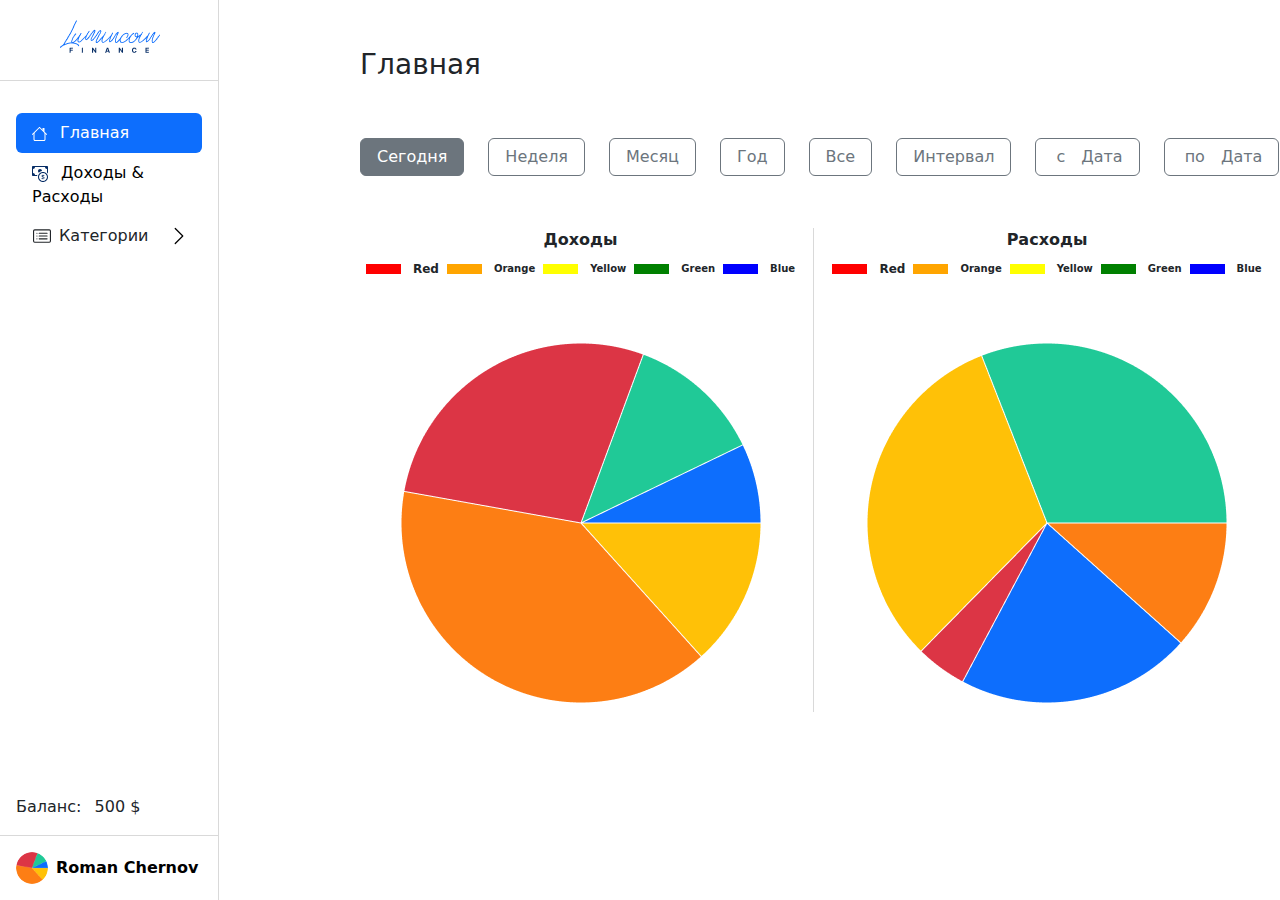
<file: index.html>
<!DOCTYPE html>
<html lang="ru">
<head>
    <meta charset="UTF-8">
    <meta name="viewport" content="width=device-width, initial-scale=1">
    <title>Создание проекта с нуля на JS. Этап 1</title>
    <link rel="stylesheet" href="src/css/bootstrap.css">
    <link rel="stylesheet" href="src/css/sidebars.css">
    <link rel="stylesheet" href="src/css/my-style.css">
</head>
<body>
<!--<h5 class="text-center mt-2 p-3 bg-body-tertiary rounded-3">Создание проекта с нуля на JS. Этап 1</h5>-->
<!--<main class="d-flex">-->
<div class="container-fluid">
    <div class="row">
        <div class="container my-sidebar col-3 ps-0 pe-0">
            <div class="my-left-sidebar d-flex flex-column flex-shrink-0 my-border vh-100 ">
                <div class="d-flex my-bottom-border">
                    <a href="javascript:void(0)" class="brand-link" style="margin: 20px auto;">
                        <img src="src/images/logo-js0.png" alt="Logo" class="brand-image">
                    </a>
                </div>
                <ul class="nav nav-pills flex-column mb-auto pt-3 m-3">
                    <li class="nav-item">
                        <a href="#" class="nav-link active" aria-current="page">
                            <svg class="bi pe-none me-2" width="15" height="14" viewBox="0 0 15 14" fill="none"
                                 xmlns="http://www.w3.org/2000/svg">
                                <path fill-rule="evenodd" clip-rule="evenodd"
                                      d="M1.5 12.3964V5.89644H2.5V12.3964C2.5 12.6726 2.72386 12.8964 3 12.8964H12C12.2761 12.8964 12.5 12.6726 12.5 12.3964V5.89644H13.5V12.3964C13.5 13.2249 12.8284 13.8964 12 13.8964H3C2.17157 13.8964 1.5 13.2249 1.5 12.3964Z"
                                      fill="#ffffff"/>
                                <path fill-rule="evenodd" clip-rule="evenodd"
                                      d="M12.5 1.39644V4.89644L10.5 2.89644V1.39644C10.5 1.1203 10.7239 0.89644 11 0.89644H12C12.2761 0.89644 12.5 1.1203 12.5 1.39644Z"
                                      fill="#ffffff"/>
                                <path fill-rule="evenodd" clip-rule="evenodd"
                                      d="M6.79289 0.39644C7.18342 0.00591397 7.81658 0.00591606 8.20711 0.39644L14.8536 7.04289C15.0488 7.23815 15.0488 7.55473 14.8536 7.74999C14.6583 7.94526 14.3417 7.94526 14.1464 7.74999L7.5 1.10355L0.853553 7.74999C0.658291 7.94526 0.341709 7.94526 0.146447 7.74999C-0.0488155 7.55473 -0.0488155 7.23815 0.146447 7.04289L6.79289 0.39644Z"
                                      fill="#ffffff"/>
                                <use xlink:href="javascript:void(0)"></use>
                            </svg>
                            Главная
                        </a>
                    </li>
                    <li class="nav-item">
                        <a href="all-items.html" class="nav-link link-body-emphasis">
                            <svg class="bi pe-none me-2" width="16" height="16" viewBox="0 0 16 16" fill="none"
                                 xmlns="http://www.w3.org/2000/svg">
                                <path fill-rule="evenodd" clip-rule="evenodd"
                                      d="M11 15C13.2091 15 15 13.2091 15 11C15 8.79086 13.2091 7 11 7C8.79086 7 7 8.79086 7 11C7 13.2091 8.79086 15 11 15ZM16 11C16 13.7614 13.7614 16 11 16C8.23858 16 6 13.7614 6 11C6 8.23858 8.23858 6 11 6C13.7614 6 16 8.23858 16 11Z"
                                      fill="#052C65"/>
                                <path d="M9.4375 11.9444C9.48519 12.5403 9.95568 13.0049 10.8013 13.0599V13.5H11.1764V13.0568C12.0507 12.9957 12.5625 12.5281 12.5625 11.8496C12.5625 11.2323 12.1715 10.9144 11.4721 10.7494L11.1764 10.6791V9.48105C11.5516 9.52384 11.79 9.72861 11.8472 10.0128H12.5053C12.4576 9.43826 11.9648 8.989 11.1764 8.9401V8.5H10.8013V8.94927C10.0542 9.02262 9.54559 9.47188 9.54559 10.1076C9.54559 10.6699 9.92389 11.0275 10.5533 11.1742L10.8013 11.2353V12.5067C10.4166 12.4487 10.1623 12.2378 10.1051 11.9444H9.4375ZM10.7981 10.5905C10.4294 10.5049 10.2291 10.3307 10.2291 10.0678C10.2291 9.77445 10.4453 9.5544 10.8013 9.49022V10.5905H10.7981ZM11.2305 11.3362C11.6787 11.4401 11.8854 11.6082 11.8854 11.9046C11.8854 12.2439 11.6279 12.4762 11.1764 12.5189V11.324L11.2305 11.3362Z"
                                      fill="#052C65"/>
                                <path d="M1 0C0.447715 0 0 0.447716 0 1V9C0 9.55229 0.447715 10 1 10H5.08296C5.1407 9.65585 5.22773 9.32163 5.34141 9H3C3 7.89543 2.10457 7 1 7V3C2.10457 3 3 2.10457 3 1H13C13 2.10457 13.8954 3 15 3V6.52779C15.3801 6.86799 15.7166 7.25594 16 7.68221V1C16 0.447715 15.5523 0 15 0H1Z"
                                      fill="#052C65"/>
                                <path d="M9.9983 5.08325C9.99943 5.05564 10 5.02789 10 5C10 3.89543 9.10457 3 8 3C6.89543 3 6 3.89543 6 5C6 5.6845 6.34387 6.28869 6.86829 6.64924C7.71486 5.84504 8.79591 5.28533 9.9983 5.08325Z"
                                      fill="#052C65"/>
                                <use xlink:href="javascript:void(0)"></use>
                            </svg>
                            Доходы & Расходы
                        </a>
                    </li>
                    <li class="nav-item dropdown" data-bs-theme="light">
                        <button style="width: 100%;" class="btn text-start" type="button" id="ButtonLight"
                                data-bs-toggle="dropdown" aria-expanded="false">
                            <!--                    <button style="width: 248px;" class="btn btn-primary dropdown-toggle text-start" type="button" id="ButtonLight" data-bs-toggle="dropdown" aria-expanded="false">-->

                            <div class="d-flex justify-content-between align-items-center">

                                <div class="d-flex align-items-center">
                                    <svg xmlns="http://www.w3.org/2000/svg" width="18" height="18" fill="currentColor"
                                         class="bi bi-card-list ms-1" viewBox="0 0 16 16">
                                        <path d="M14.5 3a.5.5 0 0 1 .5.5v9a.5.5 0 0 1-.5.5h-13a.5.5 0 0 1-.5-.5v-9a.5.5 0 0 1 .5-.5zm-13-1A1.5 1.5 0 0 0 0 3.5v9A1.5 1.5 0 0 0 1.5 14h13a1.5 1.5 0 0 0 1.5-1.5v-9A1.5 1.5 0 0 0 14.5 2z"/>
                                        <path d="M5 8a.5.5 0 0 1 .5-.5h7a.5.5 0 0 1 0 1h-7A.5.5 0 0 1 5 8m0-2.5a.5.5 0 0 1 .5-.5h7a.5.5 0 0 1 0 1h-7a.5.5 0 0 1-.5-.5m0 5a.5.5 0 0 1 .5-.5h7a.5.5 0 0 1 0 1h-7a.5.5 0 0 1-.5-.5m-1-5a.5.5 0 1 1-1 0 .5.5 0 0 1 1 0M4 8a.5.5 0 1 1-1 0 .5.5 0 0 1 1 0m0 2.5a.5.5 0 1 1-1 0 .5.5 0 0 1 1 0"/>
                                    </svg>
                                    <div class="ms-2">Категории</div>
                                </div>
                                <svg width="20px" height="20px" viewBox="0 0 16 16" xmlns="http://www.w3.org/2000/svg"
                                     fill="#000000" class="bi bi-chevron-right">
                                    <path fill-rule="evenodd"
                                          d="M4.646 1.646a.5.5 0 0 1 .708 0l6 6a.5.5 0 0 1 0 .708l-6 6a.5.5 0 0 1-.708-.708L10.293 8 4.646 2.354a.5.5 0 0 1 0-.708z"/>
                                </svg>
                            </div>

                        </button>
                        <ul class="dropdown-menu w-100 shadow" aria-labelledby="dropdownMenuButtonLight">
                            <!--                    <ul class="dropdown-menu w-100 shadow">-->
                            <li><a class="dropdown-item" href="income.html">
                                <svg xmlns="http://www.w3.org/2000/svg" width="16" height="16" fill="currentColor"
                                     class="bi bi-arrow-up-square me-2" viewBox="0 0 16 16">
                                    <path fill-rule="evenodd"
                                          d="M15 2a1 1 0 0 0-1-1H2a1 1 0 0 0-1 1v12a1 1 0 0 0 1 1h12a1 1 0 0 0 1-1zM0 2a2 2 0 0 1 2-2h12a2 2 0 0 1 2 2v12a2 2 0 0 1-2 2H2a2 2 0 0 1-2-2zm8.5 9.5a.5.5 0 0 1-1 0V5.707L5.354 7.854a.5.5 0 1 1-.708-.708l3-3a.5.5 0 0 1 .708 0l3 3a.5.5 0 0 1-.708.708L8.5 5.707z"/>
                                </svg>
                                Доходы</a></li>
                            <li><a class="dropdown-item" href="outcome.html">
                                <svg xmlns="http://www.w3.org/2000/svg" width="16" height="16" fill="currentColor"
                                     class="bi bi-arrow-down-square me-2" viewBox="0 0 16 16">
                                    <path fill-rule="evenodd"
                                          d="M15 2a1 1 0 0 0-1-1H2a1 1 0 0 0-1 1v12a1 1 0 0 0 1 1h12a1 1 0 0 0 1-1zM0 2a2 2 0 0 1 2-2h12a2 2 0 0 1 2 2v12a2 2 0 0 1-2 2H2a2 2 0 0 1-2-2zm8.5 2.5a.5.5 0 0 0-1 0v5.793L5.354 8.146a.5.5 0 1 0-.708.708l3 3a.5.5 0 0 0 .708 0l3-3a.5.5 0 0 0-.708-.708L8.5 10.293z"/>
                                </svg>
                                Расходы</a></li>
                            <!--                        <li><a class="dropdown-item" href="#">Расходы2</a></li>-->
                        </ul>

                    </li>
                </ul>
                <div class="p-3">Баланс: <span class="ms-2">500 $</span></div>
                <div class="nav-item dropdown my-top-border p-3" data-bs-theme="light">
                    <div class="d-flex align-items-center link-body-emphasis text-decoration-none"
                         data-bs-toggle="dropdown" aria-expanded="false">
                        <img src="src/images/group1.png" alt="" width="32" height="32" class="rounded-circle me-2">
                        <strong>Roman Chernov</strong>
                    </div>
                    <ul class="dropdown-menu w-100 shadow" aria-labelledby="dropdownMenuButtonLight">
                        <!--                    <ul class="dropdown-menu w-100 shadow">-->
                        <li><a class="dropdown-item" href="sing-in.html">LogIn</a></li>
                        <li><a class="dropdown-item" href="sign-up.html">SignUp</a></li>
                        <!--                        <li><a class="dropdown-item" href="#">Расходы2</a></li>-->
                    </ul>
                </div>
            </div>
        </div>
        <div class="container col col-xl-9 d-flex flex-column">

            <div class="mobile-logo ">
                <div class="text-center p-3">
                    <a href="javascript:void(0)" class="brand-link" style="margin: 20px auto;">
                        <img src="src/images/logo-js0.png" alt="Logo" class="brand-image">
                    </a>
                </div>
                <!--                            <div class="h3 ms-5 mt-3 text-center">Создание дохода/расхода</div>-->
            </div>
            <div class="mobile-menu  mb-0">
                <div class="btn-group-vertical btn-group-sm text-center" role="group"
                     aria-label="Меню-бургер">
                    <div class="btn-group btn-group-sm" style="width: 160px" role="group">
                        <button type="button" class="btn btn-outline-secondary dropdown-toggle" style="width: 160px"
                                data-bs-toggle="dropdown" aria-expanded="false" id="fade">
                            Меню
                        </button>


                        <ul class="dropdown-menu">
                            <!--                <button class="btn btn-sm btn-outline-secondary mx-2 px-3 mb-1 ms-4 w-75" type="button">Сегодня</button>-->
                            <!--                <a href="#" class="btn btn-sm btn-outline-secondary mx-2 px-3 mb-1 ms-4 w-75" role="button">Link-->
                            <!--                    Button</a>-->
                            <li class="nav-item">
                                <a href="index.html" class="btn btn-sm btn-outline-secondary mx-2 px-3 mb-1 ms-4 w-75"
                                   aria-current="page">
                                    <svg class="bi pe-none me-2" width="15" height="14" viewBox="0 0 15 14" fill="none"
                                         xmlns="http://www.w3.org/2000/svg">
                                        <path fill-rule="evenodd" clip-rule="evenodd"
                                              d="M1.5 12.3964V5.89644H2.5V12.3964C2.5 12.6726 2.72386 12.8964 3 12.8964H12C12.2761 12.8964 12.5 12.6726 12.5 12.3964V5.89644H13.5V12.3964C13.5 13.2249 12.8284 13.8964 12 13.8964H3C2.17157 13.8964 1.5 13.2249 1.5 12.3964Z"
                                              fill="black"/>
                                        <path fill-rule="evenodd" clip-rule="evenodd"
                                              d="M12.5 1.39644V4.89644L10.5 2.89644V1.39644C10.5 1.1203 10.7239 0.89644 11 0.89644H12C12.2761 0.89644 12.5 1.1203 12.5 1.39644Z"
                                              fill="black"/>
                                        <path fill-rule="evenodd" clip-rule="evenodd"
                                              d="M6.79289 0.39644C7.18342 0.00591397 7.81658 0.00591606 8.20711 0.39644L14.8536 7.04289C15.0488 7.23815 15.0488 7.55473 14.8536 7.74999C14.6583 7.94526 14.3417 7.94526 14.1464 7.74999L7.5 1.10355L0.853553 7.74999C0.658291 7.94526 0.341709 7.94526 0.146447 7.74999C-0.0488155 7.55473 -0.0488155 7.23815 0.146447 7.04289L6.79289 0.39644Z"
                                              fill="black"/>
                                        <use xlink:href="javascript:void(0)"></use>
                                    </svg>
                                    Главная
                                </a>
                            </li>
                            <li class="nav-item">
                                <a href="all-items.html"
                                   class="btn btn-sm btn-outline-secondary mx-2 px-3 mb-1 ms-4 w-75">
                                    <svg class="bi pe-none me-2" width="16" height="16" viewBox="0 0 16 16" fill="none"
                                         xmlns="http://www.w3.org/2000/svg">
                                        <path fill-rule="evenodd" clip-rule="evenodd"
                                              d="M11 15C13.2091 15 15 13.2091 15 11C15 8.79086 13.2091 7 11 7C8.79086 7 7 8.79086 7 11C7 13.2091 8.79086 15 11 15ZM16 11C16 13.7614 13.7614 16 11 16C8.23858 16 6 13.7614 6 11C6 8.23858 8.23858 6 11 6C13.7614 6 16 8.23858 16 11Z"
                                              fill="#052C65"/>
                                        <path d="M9.4375 11.9444C9.48519 12.5403 9.95568 13.0049 10.8013 13.0599V13.5H11.1764V13.0568C12.0507 12.9957 12.5625 12.5281 12.5625 11.8496C12.5625 11.2323 12.1715 10.9144 11.4721 10.7494L11.1764 10.6791V9.48105C11.5516 9.52384 11.79 9.72861 11.8472 10.0128H12.5053C12.4576 9.43826 11.9648 8.989 11.1764 8.9401V8.5H10.8013V8.94927C10.0542 9.02262 9.54559 9.47188 9.54559 10.1076C9.54559 10.6699 9.92389 11.0275 10.5533 11.1742L10.8013 11.2353V12.5067C10.4166 12.4487 10.1623 12.2378 10.1051 11.9444H9.4375ZM10.7981 10.5905C10.4294 10.5049 10.2291 10.3307 10.2291 10.0678C10.2291 9.77445 10.4453 9.5544 10.8013 9.49022V10.5905H10.7981ZM11.2305 11.3362C11.6787 11.4401 11.8854 11.6082 11.8854 11.9046C11.8854 12.2439 11.6279 12.4762 11.1764 12.5189V11.324L11.2305 11.3362Z"
                                              fill="#052C65"/>
                                        <path d="M1 0C0.447715 0 0 0.447716 0 1V9C0 9.55229 0.447715 10 1 10H5.08296C5.1407 9.65585 5.22773 9.32163 5.34141 9H3C3 7.89543 2.10457 7 1 7V3C2.10457 3 3 2.10457 3 1H13C13 2.10457 13.8954 3 15 3V6.52779C15.3801 6.86799 15.7166 7.25594 16 7.68221V1C16 0.447715 15.5523 0 15 0H1Z"
                                              fill="#052C65"/>
                                        <path d="M9.9983 5.08325C9.99943 5.05564 10 5.02789 10 5C10 3.89543 9.10457 3 8 3C6.89543 3 6 3.89543 6 5C6 5.6845 6.34387 6.28869 6.86829 6.64924C7.71486 5.84504 8.79591 5.28533 9.9983 5.08325Z"
                                              fill="#052C65"/>
                                        <use xlink:href="javascript:void(0)"></use>
                                    </svg>
                                    Доходы & Расходы
                                </a>
                            </li>
                            <li class="nav-item">
                                <a href="income.html" class="btn btn-sm btn-outline-secondary mx-2 px-3 mb-1 ms-4 w-75">
                                    <svg xmlns="http://www.w3.org/2000/svg" width="16" height="16" fill="currentColor"
                                         class="bi bi-arrow-up-square me-2" viewBox="0 0 16 16">
                                        <path fill-rule="evenodd"
                                              d="M15 2a1 1 0 0 0-1-1H2a1 1 0 0 0-1 1v12a1 1 0 0 0 1 1h12a1 1 0 0 0 1-1zM0 2a2 2 0 0 1 2-2h12a2 2 0 0 1 2 2v12a2 2 0 0 1-2 2H2a2 2 0 0 1-2-2zm8.5 9.5a.5.5 0 0 1-1 0V5.707L5.354 7.854a.5.5 0 1 1-.708-.708l3-3a.5.5 0 0 1 .708 0l3 3a.5.5 0 0 1-.708.708L8.5 5.707z"/>
                                    </svg>
                                    Доходы</a>
                            </li>
                            <li class="nav-item">
                                <a href="outcome.html"
                                   class="btn btn-sm btn-outline-secondary mx-2 px-3 mb-1 ms-4 w-75">
                                    <svg xmlns="http://www.w3.org/2000/svg" width="16" height="16" fill="currentColor"
                                         class="bi bi-arrow-down-square me-2" viewBox="0 0 16 16">
                                        <path fill-rule="evenodd"
                                              d="M15 2a1 1 0 0 0-1-1H2a1 1 0 0 0-1 1v12a1 1 0 0 0 1 1h12a1 1 0 0 0 1-1zM0 2a2 2 0 0 1 2-2h12a2 2 0 0 1 2 2v12a2 2 0 0 1-2 2H2a2 2 0 0 1-2-2zm8.5 2.5a.5.5 0 0 0-1 0v5.793L5.354 8.146a.5.5 0 1 0-.708.708l3 3a.5.5 0 0 0 .708 0l3-3a.5.5 0 0 0-.708-.708L8.5 10.293z"/>
                                    </svg>
                                    Расходы</a>
                            </li>


                            <!--            </div>-->
                            <hr>
                            <div class="d-flex justify-content-center text-center align-items-center mb-2 text-decoration-none"
                                 data-bs-toggle="dropdown" aria-expanded="false">
                                <img src="src/images/group1.png" alt="" width="20" height="20"
                                     class="rounded-circle me-1">
                                <strong>Roman Chernov</strong>
                            </div>
                            <li class="nav-item"><a class="btn btn-sm btn-outline-secondary mx-2 px-3 mb-1 ms-4 w-75"
                                                    href="sing-in.html">LogOut</a></li>
<!--                            <li class="nav-item"><a class="btn btn-sm btn-outline-secondary mx-2 px-3 mb-1 ms-4 w-75"-->
<!--                                                    href="sign-up.html">SignUp</a></li>-->

                            <div class="d-flex justify-content-center">Баланс: <span class="ms-20">500 $</span></div>
                        </ul>
                    </div>
                </div>
                <!--                <div class="text-center mobile-menu">-->
                <!--                    <a href="javascript:void(0)" class="brand-link" style="margin: 20px auto;">-->
                <!--                        <img src="src/images/logo-js0.png" alt="Logo" class="brand-image">-->
                <!--                    </a>-->
                <!--                </div>-->
                <div class="btn-group-vertical btn-group-sm text-center" role="group"
                     aria-label="Кнопки периодов">

                    <div class="btn-group btn-group-sm" style="width: 160px" role="group">
                        <button type="button" class="btn btn-outline-secondary dropdown-toggle"
                                data-bs-toggle="dropdown" aria-expanded="false">
                            Период
                        </button>
                        <ul class="dropdown-menu">
                            <button class="btn btn-sm btn-outline-secondary mx-2 px-3 mb-1 ms-4 w-75" type="button">
                                Сегодня
                            </button>
                            <button class="btn btn-sm btn-outline-secondary mx-2 px-3 mb-1 ms-4 w-75" type="button">
                                Неделя
                            </button>
                            <button class="btn btn-sm btn-outline-secondary mx-2 px-3 mb-1 ms-4 w-75" type="button">
                                Месяц
                            </button>
                            <button class="btn btn-sm btn-outline-secondary mx-2 px-3 mb-1 ms-4 w-75" type="button">Год
                            </button>
                            <button class="btn btn-sm btn-outline-secondary mx-2 px-3 mb-1 ms-4 w-75" type="button">Все
                            </button>
                            <button class="btn btn-sm btn-outline-secondary mx-2 px-3 mb-1 ms-4 w-75" type="button">
                                Интервал
                            </button>
                            <button class="btn btn-sm d-flex btn-outline-secondary mx-2 px-3 mb-1 ms-4 w-75"
                                    type="button">
                                <div class="ms-1 me-3">c</div>
                                Дата
                            </button>
                            <button class="btn btn-sm d-flex btn-outline-secondary mx-2 px-3 mb-1 ms-4  w-75"
                                    type="button">
                                <div class="ms-1 me-3">по</div>
                                Дата
                            </button>
                            <!--                <li><a class="dropdown-item" href="#">Сегодня</a></li>-->
                            <!--                <li><a class="dropdown-item" href="#">Неделя</a></li>-->
                            <!--                <li><a class="dropdown-item" href="#">Месяц</a></li>-->
                            <!--                <li><a class="dropdown-item" href="#">Год</a></li>-->
                            <!--                <li><a class="dropdown-item" href="#">Все</a></li>-->
                            <!--                <li><a class="dropdown-item" href="#">Интервал</a></li>-->
                            <!--                <li><a class="dropdown-item" href="#">С Дата</a></li>-->
                            <!--                <li><a class="dropdown-item" href="#">ПО Дата</a></li>-->
                        </ul>
                    </div>
                </div>
            </div>
            <div class="mobile-title h5 mt-2 mt-sm-1 mb-3 mb-sm-1 text-center">Главная страница</div>
            <div class="container-md my-main-menu">
                <div class="h3 ms-3 py-5 my-sidebar">Главная</div>
                <div class="d-flex flex-row gap-0 gap-xl-2 ms-2" id="main-menu">

                    <button class="btn btn-outline-secondary mx-2 px-3 btn-secondary mb-1" type="button"
                            style="color: white">
                        Сегодня
                    </button>
                    <button class="btn btn-outline-secondary mx-2 px-3 mb-1" type="button">Неделя</button>
                    <button class="btn btn-outline-secondary mx-2 px-3 mb-1" type="button">Месяц</button>


                    <button class="btn btn-outline-secondary mx-2 px-3 mb-1" type="button">Год</button>
                    <button class="btn btn-outline-secondary mx-2 px-3 mb-1" type="button">Все</button>


                    <button class="btn btn-outline-secondary mx-2 px-3 mb-1" type="button">Интервал</button>

                    <button class="btn d-flex btn-outline-secondary mx-2 px-3 mb-1" type="button">
                        <div class="ms-1 me-3">c</div>
                        Дата
                    </button>
                    <button class="btn d-flex btn-outline-secondary mx-2 px-3 mb-1" type="button">
                        <div class="ms-1 me-3">по</div>
                        Дата
                    </button>

                </div>
            </div>
            <div class="d-flex flex-xl-row flex-column align-content-center row mt-1 mt-sm-3 mt-xl-5 ms-xl-3 justify-content-between">
                <!--        <div class="row">-->
                <div class="col-6 my-circle-border">

                    <div class="container col-6 text-center"><strong>Доходы</strong></div>
                    <div class="d-flex gap-2 py-2 text-center justify-content-center align-items-center">
                        <div style="width: 35px; height: 10px; background-color: #FF0000;"></div>
                        <div class="ms-1" style="font-size:  12px; font-weight: bold;">Red</div>
                        <div style="width: 35px; height: 10px; background-color: #FFA500;"></div>
                        <div class="ms-1" style="font-size:  10px; font-weight: bold;">Orange</div>
                        <div style="width: 35px; height: 10px; background-color: #FFFF00;"></div>
                        <div class="ms-1" style="font-size:  10px; font-weight: bold;">Yellow</div>
                        <div style="width: 35px; height: 10px; background-color: #008000;"></div>
                        <div class="ms-1" style="font-size:  10px; font-weight: bold;">Green</div>
                        <div style="width: 35px; height: 10px; background-color: #0000FF;"></div>
                        <div class="ms-1" style="font-size:  10px; font-weight: bold;">Blue</div>
                    </div>
                    <div class="d-flex gap-2 py-2 mt-5 text-center justify-content-center align-items-center my-circle">
                        <div>
                            <img src="src/images/group1.png" alt="Logo" style="max-width: 100%">
                        </div>
                    </div>
                </div>
                <div class="col-6 mt-5 mt-xl-0">
                    <div class="container col-6 text-center"><strong>Расходы</strong></div>
                    <div class="d-flex gap-2 py-2 text-center justify-content-center align-items-center">
                        <div style="width: 35px; height: 10px; background-color: #FF0000;"></div>
                        <div class="ms-1" style="font-size:  12px; font-weight: bold;">Red</div>
                        <div style="width: 35px; height: 10px; background-color: #FFA500;"></div>
                        <div class="ms-1" style="font-size:  10px; font-weight: bold;">Orange</div>
                        <div style="width: 35px; height: 10px; background-color: #FFFF00;"></div>
                        <div class="ms-1" style="font-size:  10px; font-weight: bold;">Yellow</div>
                        <div style="width: 35px; height: 10px; background-color: #008000;"></div>
                        <div class="ms-1" style="font-size:  10px; font-weight: bold;">Green</div>
                        <div style="width: 35px; height: 10px; background-color: #0000FF;"></div>
                        <div class="ms-1" style="font-size:  10px; font-weight: bold;">Blue</div>
                    </div>
                    <div class="d-flex gap-2 py-2 mt-5 text-center justify-content-center align-items-center my-circle">
                        <div>
                            <img src="src/images/group2.png" alt="Logo" style="max-width: 100%">
                        </div>
                    </div>
                </div>

            </div>
            <!--    </div>-->
        </div>
        <!--</main>-->
    </div>

</div>
<script src="src/js/popper.js"></script>
<script src="src/js/bootstrap.js"></script>
<script src="src/js/sidebars.js"></script>


</body>

</html>

<!--<!doctype html>-->
<!--<html lang="ru">-->
<!--<head>-->
<!--    <meta charset="utf-8">-->
<!--    <meta name="viewport" content="width=device-width, initial-scale=1">-->
<!--    <title>Демо Bootstrap</title>-->
<!--    <link href="https://cdn.jsdelivr.net/npm/bootstrap@5.3.0/dist/css/bootstrap.min.css" rel="stylesheet" integrity="sha384-9ndCyUaIbzAi2FUVXJi0CjmCapSmO7SnpJef0486qhLnuZ2cdeRhO02iuK6FUUVM" crossorigin="anonymous">-->
<!--</head>-->
<!--<body>-->
<!--<h1>Привет мир!</h1>-->
<!--<script src="https://cdn.jsdelivr.net/npm/bootstrap@5.3.0/dist/js/bootstrap.bundle.min.js" integrity="sha384-geWF76RCwLtnZ8qwWowPQNguL3RmwHVBC9FhGdlKrxdiJJigb/j/68SIy3Te4Bkz" crossorigin="anonymous"></script>-->
<!--</body>-->
<!--</html>-->
</file>
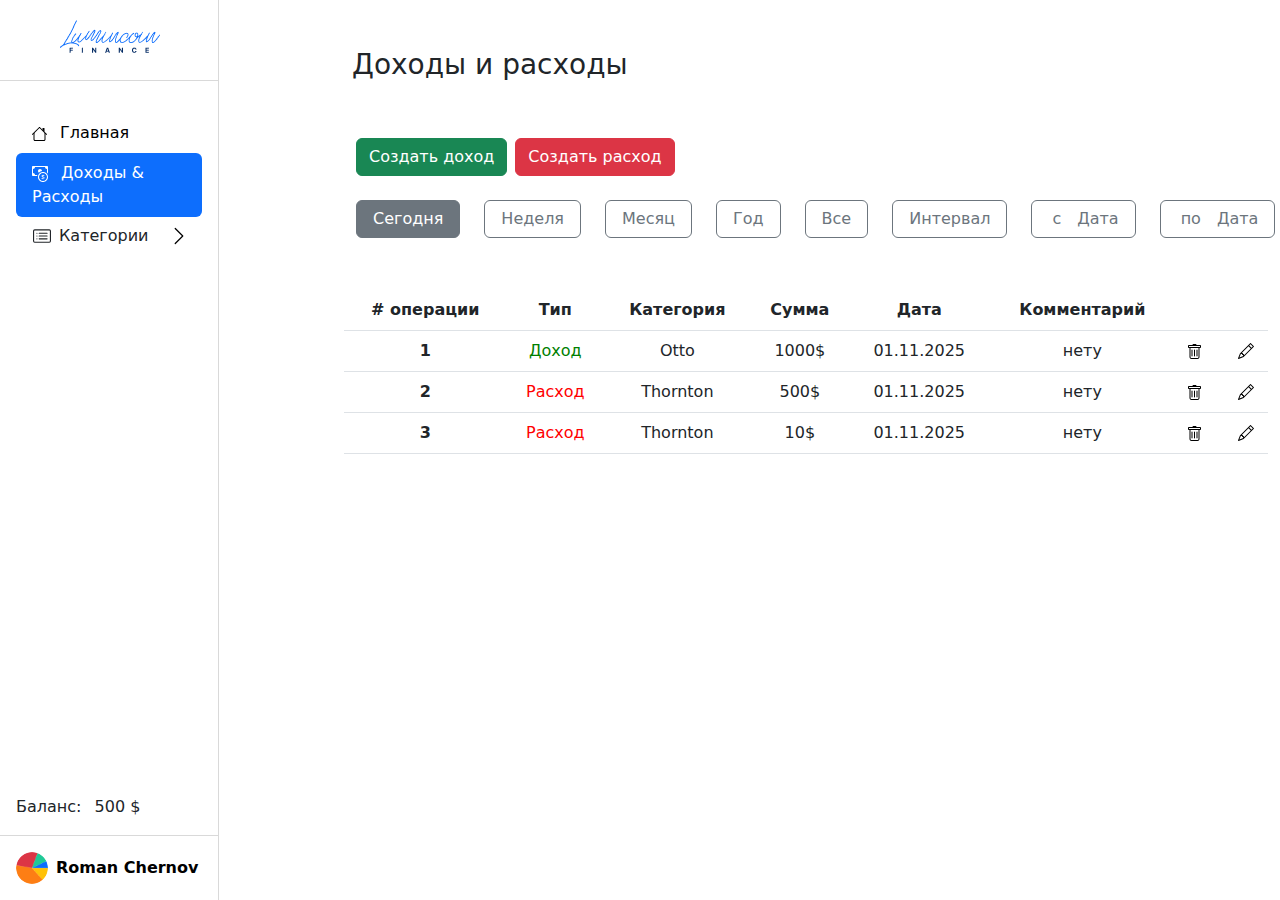
<file: all-items.html>
<!DOCTYPE html>
<html lang="ru">
<head>
    <meta charset="UTF-8">
    <meta name="viewport" content="width=device-width, initial-scale=1">
    <title>Доходы и расходы</title>
    <link rel="stylesheet" href="src/css/bootstrap.css">
    <link rel="stylesheet" href="src/css/sidebars.css">
    <link rel="stylesheet" href="src/css/my-style.css">
</head>
<body>
<!--<h5 class="text-center mt-2 p-3 bg-body-tertiary rounded-3">Создание проекта с нуля на JS. Этап 1</h5>-->
<!--<main class="d-flex">-->
<div class="container-fluid">
    <div class="row">
        <div class="container my-sidebar col-3 ps-0 pe-0">
            <div class="my-left-sidebar d-flex flex-column flex-shrink-0 my-border vh-100 ">
                <div class="d-flex my-bottom-border">
                    <a href="javascript:void(0)" class="brand-link" style="margin: 20px auto;">
                        <img src="src/images/logo-js0.png" alt="Logo" class="brand-image">
                    </a>
                </div>
                <ul class="nav nav-pills flex-column mb-auto pt-3 m-3">
                    <li class="nav-item">
                        <a href="index.html" class="nav-link link-body-emphasis" aria-current="page">
                            <svg class="bi pe-none me-2" width="15" height="14" viewBox="0 0 15 14" fill="none"
                                 xmlns="http://www.w3.org/2000/svg">
                                <path fill-rule="evenodd" clip-rule="evenodd"
                                      d="M1.5 12.3964V5.89644H2.5V12.3964C2.5 12.6726 2.72386 12.8964 3 12.8964H12C12.2761 12.8964 12.5 12.6726 12.5 12.3964V5.89644H13.5V12.3964C13.5 13.2249 12.8284 13.8964 12 13.8964H3C2.17157 13.8964 1.5 13.2249 1.5 12.3964Z"
                                      fill="black"/>
                                <path fill-rule="evenodd" clip-rule="evenodd"
                                      d="M12.5 1.39644V4.89644L10.5 2.89644V1.39644C10.5 1.1203 10.7239 0.89644 11 0.89644H12C12.2761 0.89644 12.5 1.1203 12.5 1.39644Z"
                                      fill="black"/>
                                <path fill-rule="evenodd" clip-rule="evenodd"
                                      d="M6.79289 0.39644C7.18342 0.00591397 7.81658 0.00591606 8.20711 0.39644L14.8536 7.04289C15.0488 7.23815 15.0488 7.55473 14.8536 7.74999C14.6583 7.94526 14.3417 7.94526 14.1464 7.74999L7.5 1.10355L0.853553 7.74999C0.658291 7.94526 0.341709 7.94526 0.146447 7.74999C-0.0488155 7.55473 -0.0488155 7.23815 0.146447 7.04289L6.79289 0.39644Z"
                                      fill="black"/>
                                <use xlink:href="javascript:void(0)"></use>
                            </svg>
                            Главная
                        </a>
                    </li>
                    <li class="nav-item">
                        <a href="#" class="nav-link active">
                            <svg class="bi pe-none me-2 active" width="16" height="16" viewBox="0 0 16 16" fill="none"
                                 xmlns="http://www.w3.org/2000/svg">
                                <path fill-rule="evenodd" clip-rule="evenodd"
                                      d="M11 15C13.2091 15 15 13.2091 15 11C15 8.79086 13.2091 7 11 7C8.79086 7 7 8.79086 7 11C7 13.2091 8.79086 15 11 15ZM16 11C16 13.7614 13.7614 16 11 16C8.23858 16 6 13.7614 6 11C6 8.23858 8.23858 6 11 6C13.7614 6 16 8.23858 16 11Z"
                                      fill="#ffffff"/>
                                <path d="M9.4375 11.9444C9.48519 12.5403 9.95568 13.0049 10.8013 13.0599V13.5H11.1764V13.0568C12.0507 12.9957 12.5625 12.5281 12.5625 11.8496C12.5625 11.2323 12.1715 10.9144 11.4721 10.7494L11.1764 10.6791V9.48105C11.5516 9.52384 11.79 9.72861 11.8472 10.0128H12.5053C12.4576 9.43826 11.9648 8.989 11.1764 8.9401V8.5H10.8013V8.94927C10.0542 9.02262 9.54559 9.47188 9.54559 10.1076C9.54559 10.6699 9.92389 11.0275 10.5533 11.1742L10.8013 11.2353V12.5067C10.4166 12.4487 10.1623 12.2378 10.1051 11.9444H9.4375ZM10.7981 10.5905C10.4294 10.5049 10.2291 10.3307 10.2291 10.0678C10.2291 9.77445 10.4453 9.5544 10.8013 9.49022V10.5905H10.7981ZM11.2305 11.3362C11.6787 11.4401 11.8854 11.6082 11.8854 11.9046C11.8854 12.2439 11.6279 12.4762 11.1764 12.5189V11.324L11.2305 11.3362Z"
                                      fill="#ffffff"/>
                                <path d="M1 0C0.447715 0 0 0.447716 0 1V9C0 9.55229 0.447715 10 1 10H5.08296C5.1407 9.65585 5.22773 9.32163 5.34141 9H3C3 7.89543 2.10457 7 1 7V3C2.10457 3 3 2.10457 3 1H13C13 2.10457 13.8954 3 15 3V6.52779C15.3801 6.86799 15.7166 7.25594 16 7.68221V1C16 0.447715 15.5523 0 15 0H1Z"
                                      fill="#ffffff"/>
                                <path d="M9.9983 5.08325C9.99943 5.05564 10 5.02789 10 5C10 3.89543 9.10457 3 8 3C6.89543 3 6 3.89543 6 5C6 5.6845 6.34387 6.28869 6.86829 6.64924C7.71486 5.84504 8.79591 5.28533 9.9983 5.08325Z"
                                      fill="#ffffff"/>
                                <use xlink:href="javascript:void(0)"></use>
                            </svg>
                            Доходы & Расходы
                        </a>
                    </li>
                    <li class="nav-item dropdown" data-bs-theme="light">
                        <button style="width: 100%;" class="btn text-start" type="button" id="ButtonLight"
                                data-bs-toggle="dropdown" aria-expanded="false">
                            <!--                    <button style="width: 248px;" class="btn btn-primary dropdown-toggle text-start" type="button" id="ButtonLight" data-bs-toggle="dropdown" aria-expanded="false">-->

                            <div class="d-flex justify-content-between align-items-center">

                                <div class="d-flex align-items-center">
                                    <svg xmlns="http://www.w3.org/2000/svg" width="18" height="18" fill="currentColor"
                                         class="bi bi-card-list ms-1" viewBox="0 0 16 16">
                                        <path d="M14.5 3a.5.5 0 0 1 .5.5v9a.5.5 0 0 1-.5.5h-13a.5.5 0 0 1-.5-.5v-9a.5.5 0 0 1 .5-.5zm-13-1A1.5 1.5 0 0 0 0 3.5v9A1.5 1.5 0 0 0 1.5 14h13a1.5 1.5 0 0 0 1.5-1.5v-9A1.5 1.5 0 0 0 14.5 2z"/>
                                        <path d="M5 8a.5.5 0 0 1 .5-.5h7a.5.5 0 0 1 0 1h-7A.5.5 0 0 1 5 8m0-2.5a.5.5 0 0 1 .5-.5h7a.5.5 0 0 1 0 1h-7a.5.5 0 0 1-.5-.5m0 5a.5.5 0 0 1 .5-.5h7a.5.5 0 0 1 0 1h-7a.5.5 0 0 1-.5-.5m-1-5a.5.5 0 1 1-1 0 .5.5 0 0 1 1 0M4 8a.5.5 0 1 1-1 0 .5.5 0 0 1 1 0m0 2.5a.5.5 0 1 1-1 0 .5.5 0 0 1 1 0"/>
                                    </svg>
                                    <div class="ms-2">Категории</div>
                                </div>
                                <svg width="20px" height="20px" viewBox="0 0 16 16" xmlns="http://www.w3.org/2000/svg"
                                     fill="#000000" class="bi bi-chevron-right">
                                    <path fill-rule="evenodd"
                                          d="M4.646 1.646a.5.5 0 0 1 .708 0l6 6a.5.5 0 0 1 0 .708l-6 6a.5.5 0 0 1-.708-.708L10.293 8 4.646 2.354a.5.5 0 0 1 0-.708z"/>
                                </svg>
                            </div>

                        </button>
                        <ul class="dropdown-menu w-100 shadow" aria-labelledby="dropdownMenuButtonLight">
                            <!--                    <ul class="dropdown-menu w-100 shadow">-->
                            <li><a class="dropdown-item" href="income.html">
                                <svg xmlns="http://www.w3.org/2000/svg" width="16" height="16" fill="currentColor"
                                     class="bi bi-arrow-up-square me-2" viewBox="0 0 16 16">
                                    <path fill-rule="evenodd"
                                          d="M15 2a1 1 0 0 0-1-1H2a1 1 0 0 0-1 1v12a1 1 0 0 0 1 1h12a1 1 0 0 0 1-1zM0 2a2 2 0 0 1 2-2h12a2 2 0 0 1 2 2v12a2 2 0 0 1-2 2H2a2 2 0 0 1-2-2zm8.5 9.5a.5.5 0 0 1-1 0V5.707L5.354 7.854a.5.5 0 1 1-.708-.708l3-3a.5.5 0 0 1 .708 0l3 3a.5.5 0 0 1-.708.708L8.5 5.707z"/>
                                </svg>
                                Доходы</a></li>
                            <li><a class="dropdown-item" href="outcome.html">
                                <svg xmlns="http://www.w3.org/2000/svg" width="16" height="16" fill="currentColor"
                                     class="bi bi-arrow-down-square me-2" viewBox="0 0 16 16">
                                    <path fill-rule="evenodd"
                                          d="M15 2a1 1 0 0 0-1-1H2a1 1 0 0 0-1 1v12a1 1 0 0 0 1 1h12a1 1 0 0 0 1-1zM0 2a2 2 0 0 1 2-2h12a2 2 0 0 1 2 2v12a2 2 0 0 1-2 2H2a2 2 0 0 1-2-2zm8.5 2.5a.5.5 0 0 0-1 0v5.793L5.354 8.146a.5.5 0 1 0-.708.708l3 3a.5.5 0 0 0 .708 0l3-3a.5.5 0 0 0-.708-.708L8.5 10.293z"/>
                                </svg>
                                Расходы</a></li>
                            <!--                        <li><a class="dropdown-item" href="#">Расходы2</a></li>-->
                        </ul>

                    </li>
                </ul>
                <div class="p-3">Баланс: <span class="ms-2">500 $</span></div>
                <div class="nav-item dropdown my-top-border p-3" data-bs-theme="light">
                    <div class="d-flex align-items-center link-body-emphasis text-decoration-none"
                         data-bs-toggle="dropdown" aria-expanded="false">
                        <img src="src/images/group1.png" alt="" width="32" height="32" class="rounded-circle me-2">
                        <strong>Roman Chernov</strong>
                    </div>
                    <ul class="dropdown-menu w-100 shadow" aria-labelledby="dropdownMenuButtonLight">
                        <!--                    <ul class="dropdown-menu w-100 shadow">-->
                        <li><a class="dropdown-item" href="sing-in.html">LogIn</a></li>
                        <li><a class="dropdown-item" href="sign-up.html">SignUp</a></li>
                        <!--                        <li><a class="dropdown-item" href="#">Расходы2</a></li>-->
                    </ul>
                </div>
            </div>
        </div>
        <div class="container col col-xl-9 d-flex flex-column ps-4">
            <div class=" h3 ms-2 py-5 my-sidebar">Доходы и расходы</div>

            <div class="mobile-logo ">
                <div class="text-center p-3">
                    <a href="javascript:void(0)" class="brand-link" style="margin: 20px auto;">
                        <img src="src/images/logo-js0.png" alt="Logo" class="brand-image">
                    </a>
                </div>
                <!--                            <div class="h3 ms-5 mt-3 text-center">Создание дохода/расхода</div>-->
            </div>
            <div class="mobile-menu mb-0">
                <div class="btn-group-vertical btn-group-sm text-center" role="group"
                     aria-label="Меню-бургер">
                    <div class="btn-group btn-group-sm" style="width: 160px" role="group">
                        <button type="button" class="btn btn-outline-secondary dropdown-toggle" style="width: 160px"
                                data-bs-toggle="dropdown" aria-expanded="false" id="fade">
                            Меню
                        </button>


                        <ul class="dropdown-menu">
                            <!--                <button class="btn btn-sm btn-outline-secondary mx-2 px-3 mb-1 ms-4 w-75" type="button">Сегодня</button>-->
                            <!--                <a href="#" class="btn btn-sm btn-outline-secondary mx-2 px-3 mb-1 ms-4 w-75" role="button">Link-->
                            <!--                    Button</a>-->
                            <li class="nav-item">
                                <a href="index.html" class="btn btn-sm btn-outline-secondary mx-2 px-3 mb-1 ms-4 w-75"
                                   aria-current="page">
                                    <svg class="bi pe-none me-2" width="15" height="14" viewBox="0 0 15 14" fill="none"
                                         xmlns="http://www.w3.org/2000/svg">
                                        <path fill-rule="evenodd" clip-rule="evenodd"
                                              d="M1.5 12.3964V5.89644H2.5V12.3964C2.5 12.6726 2.72386 12.8964 3 12.8964H12C12.2761 12.8964 12.5 12.6726 12.5 12.3964V5.89644H13.5V12.3964C13.5 13.2249 12.8284 13.8964 12 13.8964H3C2.17157 13.8964 1.5 13.2249 1.5 12.3964Z"
                                              fill="black"/>
                                        <path fill-rule="evenodd" clip-rule="evenodd"
                                              d="M12.5 1.39644V4.89644L10.5 2.89644V1.39644C10.5 1.1203 10.7239 0.89644 11 0.89644H12C12.2761 0.89644 12.5 1.1203 12.5 1.39644Z"
                                              fill="black"/>
                                        <path fill-rule="evenodd" clip-rule="evenodd"
                                              d="M6.79289 0.39644C7.18342 0.00591397 7.81658 0.00591606 8.20711 0.39644L14.8536 7.04289C15.0488 7.23815 15.0488 7.55473 14.8536 7.74999C14.6583 7.94526 14.3417 7.94526 14.1464 7.74999L7.5 1.10355L0.853553 7.74999C0.658291 7.94526 0.341709 7.94526 0.146447 7.74999C-0.0488155 7.55473 -0.0488155 7.23815 0.146447 7.04289L6.79289 0.39644Z"
                                              fill="black"/>
                                        <use xlink:href="javascript:void(0)"></use>
                                    </svg>
                                    Главная
                                </a>
                            </li>
                            <li class="nav-item">
                                <a href="all-items.html"
                                   class="btn btn-sm btn-outline-secondary mx-2 px-3 mb-1 ms-4 w-75">
                                    <svg class="bi pe-none me-2" width="16" height="16" viewBox="0 0 16 16" fill="none"
                                         xmlns="http://www.w3.org/2000/svg">
                                        <path fill-rule="evenodd" clip-rule="evenodd"
                                              d="M11 15C13.2091 15 15 13.2091 15 11C15 8.79086 13.2091 7 11 7C8.79086 7 7 8.79086 7 11C7 13.2091 8.79086 15 11 15ZM16 11C16 13.7614 13.7614 16 11 16C8.23858 16 6 13.7614 6 11C6 8.23858 8.23858 6 11 6C13.7614 6 16 8.23858 16 11Z"
                                              fill="#052C65"/>
                                        <path d="M9.4375 11.9444C9.48519 12.5403 9.95568 13.0049 10.8013 13.0599V13.5H11.1764V13.0568C12.0507 12.9957 12.5625 12.5281 12.5625 11.8496C12.5625 11.2323 12.1715 10.9144 11.4721 10.7494L11.1764 10.6791V9.48105C11.5516 9.52384 11.79 9.72861 11.8472 10.0128H12.5053C12.4576 9.43826 11.9648 8.989 11.1764 8.9401V8.5H10.8013V8.94927C10.0542 9.02262 9.54559 9.47188 9.54559 10.1076C9.54559 10.6699 9.92389 11.0275 10.5533 11.1742L10.8013 11.2353V12.5067C10.4166 12.4487 10.1623 12.2378 10.1051 11.9444H9.4375ZM10.7981 10.5905C10.4294 10.5049 10.2291 10.3307 10.2291 10.0678C10.2291 9.77445 10.4453 9.5544 10.8013 9.49022V10.5905H10.7981ZM11.2305 11.3362C11.6787 11.4401 11.8854 11.6082 11.8854 11.9046C11.8854 12.2439 11.6279 12.4762 11.1764 12.5189V11.324L11.2305 11.3362Z"
                                              fill="#052C65"/>
                                        <path d="M1 0C0.447715 0 0 0.447716 0 1V9C0 9.55229 0.447715 10 1 10H5.08296C5.1407 9.65585 5.22773 9.32163 5.34141 9H3C3 7.89543 2.10457 7 1 7V3C2.10457 3 3 2.10457 3 1H13C13 2.10457 13.8954 3 15 3V6.52779C15.3801 6.86799 15.7166 7.25594 16 7.68221V1C16 0.447715 15.5523 0 15 0H1Z"
                                              fill="#052C65"/>
                                        <path d="M9.9983 5.08325C9.99943 5.05564 10 5.02789 10 5C10 3.89543 9.10457 3 8 3C6.89543 3 6 3.89543 6 5C6 5.6845 6.34387 6.28869 6.86829 6.64924C7.71486 5.84504 8.79591 5.28533 9.9983 5.08325Z"
                                              fill="#052C65"/>
                                        <use xlink:href="javascript:void(0)"></use>
                                    </svg>
                                    Доходы & Расходы
                                </a>
                            </li>
                            <li class="nav-item">
                                <a href="income.html" class="btn btn-sm btn-outline-secondary mx-2 px-3 mb-1 ms-4 w-75">
                                    <svg xmlns="http://www.w3.org/2000/svg" width="16" height="16" fill="currentColor"
                                         class="bi bi-arrow-up-square me-2" viewBox="0 0 16 16">
                                        <path fill-rule="evenodd"
                                              d="M15 2a1 1 0 0 0-1-1H2a1 1 0 0 0-1 1v12a1 1 0 0 0 1 1h12a1 1 0 0 0 1-1zM0 2a2 2 0 0 1 2-2h12a2 2 0 0 1 2 2v12a2 2 0 0 1-2 2H2a2 2 0 0 1-2-2zm8.5 9.5a.5.5 0 0 1-1 0V5.707L5.354 7.854a.5.5 0 1 1-.708-.708l3-3a.5.5 0 0 1 .708 0l3 3a.5.5 0 0 1-.708.708L8.5 5.707z"/>
                                    </svg>
                                    Доходы</a>
                            </li>
                            <li class="nav-item">
                                <a href="outcome.html"
                                   class="btn btn-sm btn-outline-secondary mx-2 px-3 mb-1 ms-4 w-75">
                                    <svg xmlns="http://www.w3.org/2000/svg" width="16" height="16" fill="currentColor"
                                         class="bi bi-arrow-down-square me-2" viewBox="0 0 16 16">
                                        <path fill-rule="evenodd"
                                              d="M15 2a1 1 0 0 0-1-1H2a1 1 0 0 0-1 1v12a1 1 0 0 0 1 1h12a1 1 0 0 0 1-1zM0 2a2 2 0 0 1 2-2h12a2 2 0 0 1 2 2v12a2 2 0 0 1-2 2H2a2 2 0 0 1-2-2zm8.5 2.5a.5.5 0 0 0-1 0v5.793L5.354 8.146a.5.5 0 1 0-.708.708l3 3a.5.5 0 0 0 .708 0l3-3a.5.5 0 0 0-.708-.708L8.5 10.293z"/>
                                    </svg>
                                    Расходы</a>
                            </li>


                            <!--            </div>-->
                            <hr>
                            <div class="d-flex justify-content-center text-center align-items-center mb-2 text-decoration-none"
                                 data-bs-toggle="dropdown" aria-expanded="false">
                                <img src="src/images/group1.png" alt="" width="20" height="20"
                                     class="rounded-circle me-1">
                                <strong>Roman Chernov</strong>
                            </div>
                            <li class="nav-item"><a class="btn btn-sm btn-outline-secondary mx-2 px-3 mb-1 ms-4 w-75"
                                                    href="sing-in.html">LogOut</a></li>
<!--                            <li class="nav-item"><a class="btn btn-sm btn-outline-secondary mx-2 px-3 mb-1 ms-4 w-75"-->
<!--                                                    href="sign-up.html">SignUp</a></li>-->

                            <div class="d-flex justify-content-center">Баланс: <span class="ms-20">500 $</span></div>
                        </ul>
                    </div>
                </div>
                <!--                <div class="text-center mobile-menu">-->
                <!--                    <a href="javascript:void(0)" class="brand-link" style="margin: 20px auto;">-->
                <!--                        <img src="src/images/logo-js0.png" alt="Logo" class="brand-image">-->
                <!--                    </a>-->
                <!--                </div>-->
                <div class="btn-group-vertical btn-group-sm text-center" role="group"
                     aria-label="Кнопки периодов">

                    <div class="btn-group btn-group-sm" style="width: 160px" role="group">
                        <button type="button" class="btn btn-outline-secondary dropdown-toggle"
                                data-bs-toggle="dropdown" aria-expanded="false">
                            Период
                        </button>
                        <ul class="dropdown-menu">
                            <button class="btn btn-sm btn-outline-secondary mx-2 px-3 mb-1 ms-4 w-75" type="button">
                                Сегодня
                            </button>
                            <button class="btn btn-sm btn-outline-secondary mx-2 px-3 mb-1 ms-4 w-75" type="button">
                                Неделя
                            </button>
                            <button class="btn btn-sm btn-outline-secondary mx-2 px-3 mb-1 ms-4 w-75" type="button">
                                Месяц
                            </button>
                            <button class="btn btn-sm btn-outline-secondary mx-2 px-3 mb-1 ms-4 w-75" type="button">Год
                            </button>
                            <button class="btn btn-sm btn-outline-secondary mx-2 px-3 mb-1 ms-4 w-75" type="button">Все
                            </button>
                            <button class="btn btn-sm btn-outline-secondary mx-2 px-3 mb-1 ms-4 w-75" type="button">
                                Интервал
                            </button>
                            <button class="btn btn-sm d-flex btn-outline-secondary mx-2 px-3 mb-1 ms-4 w-75"
                                    type="button">
                                <div class="ms-1 me-3">c</div>
                                Дата
                            </button>
                            <button class="btn btn-sm d-flex btn-outline-secondary mx-2 px-3 mb-1 ms-4  w-75"
                                    type="button">
                                <div class="ms-1 me-3">по</div>
                                Дата
                            </button>
                            <!--                <li><a class="dropdown-item" href="#">Сегодня</a></li>-->
                            <!--                <li><a class="dropdown-item" href="#">Неделя</a></li>-->
                            <!--                <li><a class="dropdown-item" href="#">Месяц</a></li>-->
                            <!--                <li><a class="dropdown-item" href="#">Год</a></li>-->
                            <!--                <li><a class="dropdown-item" href="#">Все</a></li>-->
                            <!--                <li><a class="dropdown-item" href="#">Интервал</a></li>-->
                            <!--                <li><a class="dropdown-item" href="#">С Дата</a></li>-->
                            <!--                <li><a class="dropdown-item" href="#">ПО Дата</a></li>-->
                        </ul>
                    </div>
                </div>
            </div>
<!--            <div class="mobile-title h5 mt-2 mt-sm-1 mb-3 mb-sm-1 text-center">Доходы и расходы mobi </div>-->

            <form class="row ms-0">
                <div class="mobile-title h5 mt-3 mb-3 mt-xl-0 mb-xl-0 text-center">Доходы и расходы</div>
                <div class="d-flex  flex-row gap-3 gap-lg-0 col-12 justify-content-around justify-content-xl-start  mt-3 mt-xl-0 mb-3 mb-xl-4">
                    <a href="new-item.html" class="btn btn-success me-2">Создать
                        доход</a>
                    <a href="new-item.html" class="btn btn-danger me-2">Создать
                        расход</a>
                    <!--                    <input class="btn btn-danger" type="reset" value="Отмена">-->
                </div>
            </form>


            <div class="container-md ms-0 ps-0 my-main-menu">
<!--                <div class="h3 ms-3 py-5 my-sidebar">Главная</div>-->
                <div class="d-flex flex-row gap-0 gap-xl-2 ms-1" id="main-menu">

                    <button class="btn btn-outline-secondary mx-2 px-3 btn-secondary mb-1" type="button"
                            style="color: white">
                        Сегодня
                    </button>
                    <button class="btn btn-outline-secondary mx-2 px-3 mb-1" type="button">Неделя</button>
                    <button class="btn btn-outline-secondary mx-2 px-3 mb-1" type="button">Месяц</button>


                    <button class="btn btn-outline-secondary mx-2 px-3 mb-1" type="button">Год</button>
                    <button class="btn btn-outline-secondary mx-2 px-3 mb-1" type="button">Все</button>


                    <button class="btn btn-outline-secondary mx-2 px-3 mb-1" type="button">Интервал</button>

                    <button class="btn d-flex btn-outline-secondary mx-2 px-3 mb-1" type="button">
                        <div class="ms-1 me-3">c</div>
                        Дата
                    </button>
                    <button class="btn d-flex btn-outline-secondary mx-2 px-3 mb-1" type="button">
                        <div class="ms-1 me-3">по</div>
                        Дата
                    </button>

                </div>
            </div>


            <div class="row">
                <div class="col-md-12  mt-2 mt-xl-5 table-responsive">
                    <table class="table table-hover text-center">
                        <thead>
                        <tr>
                            <th scope="col"># операции</th>
                            <th scope="col">Тип</th>
                            <th scope="col">Категория</th>
                            <th scope="col">Сумма</th>
                            <th scope="col">Дата</th>
                            <th scope="col">Комментарий</th>
                            <th scope="col"></th>
                            <th scope="col"></th>
                        </tr>
                        </thead>
                        <tbody>
                        <tr>
                            <th scope="row">1</th>
                            <td style="color: green">Доход</td>
                            <td>Otto</td>
                            <td>1000$</td>
                            <td>01.11.2025</td>
                            <td>нету</td>
                            <td>
                                <svg data-bs-toggle="modal" data-bs-target="#staticBackdrop" width="13" height="15"
                                     viewBox="0 0 13 15" fill="none"
                                     xmlns="http://www.w3.org/2000/svg">
                                    <path d="M4 5.5C4.27614 5.5 4.5 5.72386 4.5 6V12C4.5 12.2761 4.27614 12.5 4 12.5C3.72386 12.5 3.5 12.2761 3.5 12V6C3.5 5.72386 3.72386 5.5 4 5.5Z"
                                          fill="black"/>
                                    <path d="M6.5 5.5C6.77614 5.5 7 5.72386 7 6V12C7 12.2761 6.77614 12.5 6.5 12.5C6.22386 12.5 6 12.2761 6 12V6C6 5.72386 6.22386 5.5 6.5 5.5Z"
                                          fill="black"/>
                                    <path d="M9.5 6C9.5 5.72386 9.27614 5.5 9 5.5C8.72386 5.5 8.5 5.72386 8.5 6V12C8.5 12.2761 8.72386 12.5 9 12.5C9.27614 12.5 9.5 12.2761 9.5 12V6Z"
                                          fill="black"/>
                                    <path fill-rule="evenodd" clip-rule="evenodd"
                                          d="M13 3C13 3.55228 12.5523 4 12 4H11.5V13C11.5 14.1046 10.6046 15 9.5 15H3.5C2.39543 15 1.5 14.1046 1.5 13V4H1C0.447715 4 0 3.55228 0 3V2C0 1.44772 0.447715 1 1 1H4.5C4.5 0.447715 4.94772 0 5.5 0H7.5C8.05229 0 8.5 0.447715 8.5 1H12C12.5523 1 13 1.44772 13 2V3ZM2.61803 4L2.5 4.05902V13C2.5 13.5523 2.94772 14 3.5 14H9.5C10.0523 14 10.5 13.5523 10.5 13V4.05902L10.382 4H2.61803ZM1 3V2H12V3H1Z"
                                          fill="black"/>
                                </svg>
                            </td>
                            <td>
                                <a href="edit-item.html">
                                    <svg style="margin-left: 10px" width="16" height="16" viewBox="0 0 16 16"
                                         fill="none"
                                         xmlns="http://www.w3.org/2000/svg">
                                        <path d="M12.1465 0.146447C12.3417 -0.0488155 12.6583 -0.0488155 12.8536 0.146447L15.8536 3.14645C16.0488 3.34171 16.0488 3.65829 15.8536 3.85355L5.85357 13.8536C5.80569 13.9014 5.74858 13.9391 5.68571 13.9642L0.68571 15.9642C0.500001 16.0385 0.287892 15.995 0.146461 15.8536C0.00502989 15.7121 -0.0385071 15.5 0.0357762 15.3143L2.03578 10.3143C2.06092 10.2514 2.09858 10.1943 2.14646 10.1464L12.1465 0.146447ZM11.2071 2.5L13.5 4.79289L14.7929 3.5L12.5 1.20711L11.2071 2.5ZM12.7929 5.5L10.5 3.20711L4.00001 9.70711V10H4.50001C4.77616 10 5.00001 10.2239 5.00001 10.5V11H5.50001C5.77616 11 6.00001 11.2239 6.00001 11.5V12H6.29291L12.7929 5.5ZM3.03167 10.6755L2.92614 10.781L1.39754 14.6025L5.21903 13.0739L5.32456 12.9683C5.13496 12.8973 5.00001 12.7144 5.00001 12.5V12H4.50001C4.22387 12 4.00001 11.7761 4.00001 11.5V11H3.50001C3.28561 11 3.10272 10.865 3.03167 10.6755Z"
                                              fill="black"/>
                                    </svg>
                                </a>
                            </td>
                        </tr>
                        <tr>
                            <th scope="row">2</th>
                            <td style="color: red">Расход</td>
                            <td>Thornton</td>
                            <td>500$</td>
                            <td>01.11.2025</td>
                            <td>нету</td>
                            <td>
                                <svg data-bs-toggle="modal" data-bs-target="#staticBackdrop" width="13" height="15"
                                     viewBox="0 0 13 15" fill="none"
                                     xmlns="http://www.w3.org/2000/svg">
                                    <path d="M4 5.5C4.27614 5.5 4.5 5.72386 4.5 6V12C4.5 12.2761 4.27614 12.5 4 12.5C3.72386 12.5 3.5 12.2761 3.5 12V6C3.5 5.72386 3.72386 5.5 4 5.5Z"
                                          fill="black"/>
                                    <path d="M6.5 5.5C6.77614 5.5 7 5.72386 7 6V12C7 12.2761 6.77614 12.5 6.5 12.5C6.22386 12.5 6 12.2761 6 12V6C6 5.72386 6.22386 5.5 6.5 5.5Z"
                                          fill="black"/>
                                    <path d="M9.5 6C9.5 5.72386 9.27614 5.5 9 5.5C8.72386 5.5 8.5 5.72386 8.5 6V12C8.5 12.2761 8.72386 12.5 9 12.5C9.27614 12.5 9.5 12.2761 9.5 12V6Z"
                                          fill="black"/>
                                    <path fill-rule="evenodd" clip-rule="evenodd"
                                          d="M13 3C13 3.55228 12.5523 4 12 4H11.5V13C11.5 14.1046 10.6046 15 9.5 15H3.5C2.39543 15 1.5 14.1046 1.5 13V4H1C0.447715 4 0 3.55228 0 3V2C0 1.44772 0.447715 1 1 1H4.5C4.5 0.447715 4.94772 0 5.5 0H7.5C8.05229 0 8.5 0.447715 8.5 1H12C12.5523 1 13 1.44772 13 2V3ZM2.61803 4L2.5 4.05902V13C2.5 13.5523 2.94772 14 3.5 14H9.5C10.0523 14 10.5 13.5523 10.5 13V4.05902L10.382 4H2.61803ZM1 3V2H12V3H1Z"
                                          fill="black"/>
                                </svg>
                            </td>
                            <td>
                                <a href="edit-item.html">
                                    <svg style="margin-left: 10px" width="16" height="16" viewBox="0 0 16 16"
                                         fill="none"
                                         xmlns="http://www.w3.org/2000/svg">
                                        <path d="M12.1465 0.146447C12.3417 -0.0488155 12.6583 -0.0488155 12.8536 0.146447L15.8536 3.14645C16.0488 3.34171 16.0488 3.65829 15.8536 3.85355L5.85357 13.8536C5.80569 13.9014 5.74858 13.9391 5.68571 13.9642L0.68571 15.9642C0.500001 16.0385 0.287892 15.995 0.146461 15.8536C0.00502989 15.7121 -0.0385071 15.5 0.0357762 15.3143L2.03578 10.3143C2.06092 10.2514 2.09858 10.1943 2.14646 10.1464L12.1465 0.146447ZM11.2071 2.5L13.5 4.79289L14.7929 3.5L12.5 1.20711L11.2071 2.5ZM12.7929 5.5L10.5 3.20711L4.00001 9.70711V10H4.50001C4.77616 10 5.00001 10.2239 5.00001 10.5V11H5.50001C5.77616 11 6.00001 11.2239 6.00001 11.5V12H6.29291L12.7929 5.5ZM3.03167 10.6755L2.92614 10.781L1.39754 14.6025L5.21903 13.0739L5.32456 12.9683C5.13496 12.8973 5.00001 12.7144 5.00001 12.5V12H4.50001C4.22387 12 4.00001 11.7761 4.00001 11.5V11H3.50001C3.28561 11 3.10272 10.865 3.03167 10.6755Z"
                                              fill="black"/>
                                    </svg>
                                </a>
                            </td>
                        </tr>
                        <tr>
                            <th scope="row">3</th>
                            <td style="color: red"> Расход</td>
                            <td>Thornton</td>
                            <td>10$</td>
                            <td>01.11.2025</td>
                            <td>нету</td>
                            <td>
                                <svg data-bs-toggle="modal" data-bs-target="#staticBackdrop" width="13" height="15"
                                     viewBox="0 0 13 15" fill="none"
                                     xmlns="http://www.w3.org/2000/svg">
                                    <path d="M4 5.5C4.27614 5.5 4.5 5.72386 4.5 6V12C4.5 12.2761 4.27614 12.5 4 12.5C3.72386 12.5 3.5 12.2761 3.5 12V6C3.5 5.72386 3.72386 5.5 4 5.5Z"
                                          fill="black"/>
                                    <path d="M6.5 5.5C6.77614 5.5 7 5.72386 7 6V12C7 12.2761 6.77614 12.5 6.5 12.5C6.22386 12.5 6 12.2761 6 12V6C6 5.72386 6.22386 5.5 6.5 5.5Z"
                                          fill="black"/>
                                    <path d="M9.5 6C9.5 5.72386 9.27614 5.5 9 5.5C8.72386 5.5 8.5 5.72386 8.5 6V12C8.5 12.2761 8.72386 12.5 9 12.5C9.27614 12.5 9.5 12.2761 9.5 12V6Z"
                                          fill="black"/>
                                    <path fill-rule="evenodd" clip-rule="evenodd"
                                          d="M13 3C13 3.55228 12.5523 4 12 4H11.5V13C11.5 14.1046 10.6046 15 9.5 15H3.5C2.39543 15 1.5 14.1046 1.5 13V4H1C0.447715 4 0 3.55228 0 3V2C0 1.44772 0.447715 1 1 1H4.5C4.5 0.447715 4.94772 0 5.5 0H7.5C8.05229 0 8.5 0.447715 8.5 1H12C12.5523 1 13 1.44772 13 2V3ZM2.61803 4L2.5 4.05902V13C2.5 13.5523 2.94772 14 3.5 14H9.5C10.0523 14 10.5 13.5523 10.5 13V4.05902L10.382 4H2.61803ZM1 3V2H12V3H1Z"
                                          fill="black"/>
                                </svg>
                            </td>
                            <td>
                                <a href="edit-item.html">
                                    <svg style="margin-left: 10px" width="16" height="16" viewBox="0 0 16 16"
                                         fill="none"
                                         xmlns="http://www.w3.org/2000/svg">
                                        <path d="M12.1465 0.146447C12.3417 -0.0488155 12.6583 -0.0488155 12.8536 0.146447L15.8536 3.14645C16.0488 3.34171 16.0488 3.65829 15.8536 3.85355L5.85357 13.8536C5.80569 13.9014 5.74858 13.9391 5.68571 13.9642L0.68571 15.9642C0.500001 16.0385 0.287892 15.995 0.146461 15.8536C0.00502989 15.7121 -0.0385071 15.5 0.0357762 15.3143L2.03578 10.3143C2.06092 10.2514 2.09858 10.1943 2.14646 10.1464L12.1465 0.146447ZM11.2071 2.5L13.5 4.79289L14.7929 3.5L12.5 1.20711L11.2071 2.5ZM12.7929 5.5L10.5 3.20711L4.00001 9.70711V10H4.50001C4.77616 10 5.00001 10.2239 5.00001 10.5V11H5.50001C5.77616 11 6.00001 11.2239 6.00001 11.5V12H6.29291L12.7929 5.5ZM3.03167 10.6755L2.92614 10.781L1.39754 14.6025L5.21903 13.0739L5.32456 12.9683C5.13496 12.8973 5.00001 12.7144 5.00001 12.5V12H4.50001C4.22387 12 4.00001 11.7761 4.00001 11.5V11H3.50001C3.28561 11 3.10272 10.865 3.03167 10.6755Z"
                                              fill="black"/>
                                    </svg>
                                </a>
                            </td>
                        </tr>
                        </tbody>
                    </table>
                </div>
            </div>

            <!--    </div>-->
        </div>
        <!--</main>-->
    </div>


    <!-- Кнопка-триггер модального окна -->
    <!--    <button type="button" class="btn btn-primary" data-bs-toggle="modal" data-bs-target="#staticBackdrop">-->
    <!--        Запустить модальное окно со статическим фоном-->
    <!--    </button>-->

    <!-- Модальное окно -->
    <div class="modal fade" id="staticBackdrop" data-bs-backdrop="static" data-bs-keyboard="false" tabindex="-1"
         aria-labelledby="staticBackdropLabel" aria-hidden="true">
        <div class="modal-dialog modal-dialog-centered">
            <div class="modal-content text-center">
                <!--
                <div class="modal-header">
                    <h1 class="modal-title fs-5" id="staticBackdropLabel">Заголовок модального окна</h1>
                    <button type="button" class="btn-close" data-bs-dismiss="modal" aria-label="Закрыть"></button>
                </div>
                -->
                <div class="modal-body my-modal mt-2">
                    Вы действительно хотите удалить операцию?
                </div>
                <!--                <div class="modal-footer">-->
                <div class="modal-body mb-2">
                    <button type="button" class="btn btn-success" data-bs-dismiss="modal">Да, удалить</button>
                    <button type="button" class="btn btn-danger" data-bs-dismiss="modal">Не удалять</button>
                </div>
            </div>
        </div>
    </div>
</div>
<script src="src/js/popper.js"></script>
<script src="src/js/bootstrap.js"></script>
<script src="src/js/sidebars.js"></script>

</body>

</html>

<!--<!doctype html>-->
<!--<html lang="ru">-->
<!--<head>-->
<!--    <meta charset="utf-8">-->
<!--    <meta name="viewport" content="width=device-width, initial-scale=1">-->
<!--    <title>Демо Bootstrap</title>-->
<!--    <link href="https://cdn.jsdelivr.net/npm/bootstrap@5.3.0/dist/css/bootstrap.min.css" rel="stylesheet" integrity="sha384-9ndCyUaIbzAi2FUVXJi0CjmCapSmO7SnpJef0486qhLnuZ2cdeRhO02iuK6FUUVM" crossorigin="anonymous">-->
<!--</head>-->
<!--<body>-->
<!--<h1>Привет мир!</h1>-->
<!--<script src="https://cdn.jsdelivr.net/npm/bootstrap@5.3.0/dist/js/bootstrap.bundle.min.js" integrity="sha384-geWF76RCwLtnZ8qwWowPQNguL3RmwHVBC9FhGdlKrxdiJJigb/j/68SIy3Te4Bkz" crossorigin="anonymous"></script>-->
<!--</body>-->
<!--</html>-->
</file>
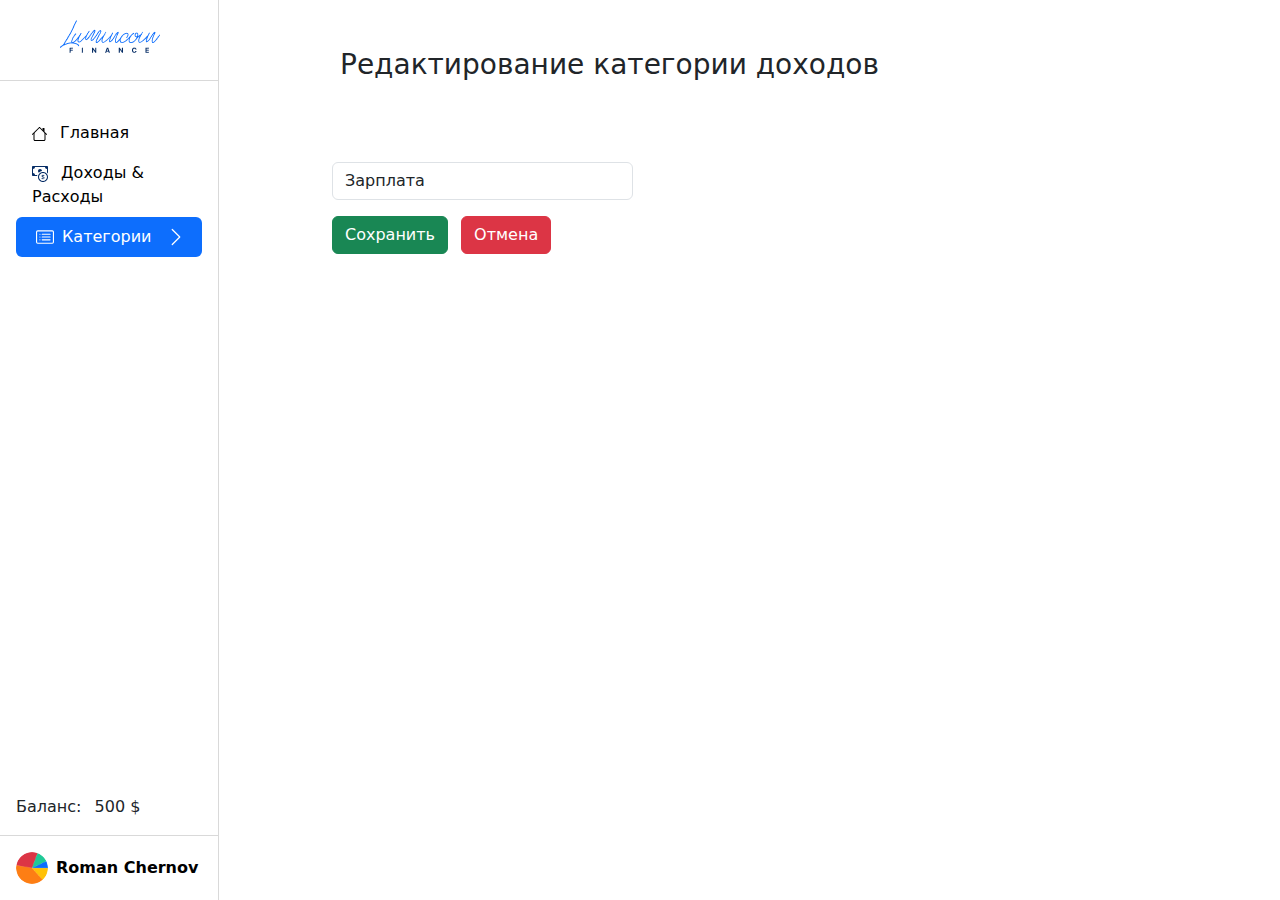
<file: edit-income.html>
<!DOCTYPE html>
<html lang="ru">
<head>
    <meta charset="UTF-8">
    <meta name="viewport" content="width=device-width, initial-scale=1">
    <title>Редактирование категории доходов</title>
    <link rel="stylesheet" href="src/css/bootstrap.css">
    <link rel="stylesheet" href="src/css/sidebars.css">
    <link rel="stylesheet" href="src/css/my-style.css">
</head>
<body>
<!--<h5 class="text-center mt-2 p-3 bg-body-tertiary rounded-3">Создание проекта с нуля на JS. Этап 1</h5>-->
<!--<main class="d-flex">-->
<div class="container-fluid">
    <div class="row">
        <div class="container my-sidebar col-3 ps-0 pe-0">
            <div class="my-left-sidebar d-flex flex-column flex-shrink-0 my-border vh-100 ">
                <div class="d-flex my-bottom-border">
                    <a href="javascript:void(0)" class="brand-link" style="margin: 20px auto;">
                        <img src="src/images/logo-js0.png" alt="Logo" class="brand-image">
                    </a>
                </div>
                <ul class="nav nav-pills flex-column mb-auto pt-3 m-3">
                    <li class="nav-item">
                        <a href="index.html" class="nav-link link-body-emphasis" aria-current="page">
                            <svg class="bi pe-none me-2" width="15" height="14" viewBox="0 0 15 14" fill="none"
                                 xmlns="http://www.w3.org/2000/svg">
                                <path fill-rule="evenodd" clip-rule="evenodd"
                                      d="M1.5 12.3964V5.89644H2.5V12.3964C2.5 12.6726 2.72386 12.8964 3 12.8964H12C12.2761 12.8964 12.5 12.6726 12.5 12.3964V5.89644H13.5V12.3964C13.5 13.2249 12.8284 13.8964 12 13.8964H3C2.17157 13.8964 1.5 13.2249 1.5 12.3964Z"
                                      fill="black"/>
                                <path fill-rule="evenodd" clip-rule="evenodd"
                                      d="M12.5 1.39644V4.89644L10.5 2.89644V1.39644C10.5 1.1203 10.7239 0.89644 11 0.89644H12C12.2761 0.89644 12.5 1.1203 12.5 1.39644Z"
                                      fill="black"/>
                                <path fill-rule="evenodd" clip-rule="evenodd"
                                      d="M6.79289 0.39644C7.18342 0.00591397 7.81658 0.00591606 8.20711 0.39644L14.8536 7.04289C15.0488 7.23815 15.0488 7.55473 14.8536 7.74999C14.6583 7.94526 14.3417 7.94526 14.1464 7.74999L7.5 1.10355L0.853553 7.74999C0.658291 7.94526 0.341709 7.94526 0.146447 7.74999C-0.0488155 7.55473 -0.0488155 7.23815 0.146447 7.04289L6.79289 0.39644Z"
                                      fill="black"/>
                                <use xlink:href="javascript:void(0)"></use>
                            </svg>
                            Главная
                        </a>
                    </li>
                    <li class="nav-item">
                        <a href="all-items.html" class="nav-link link-body-emphasis">
                            <svg class="bi pe-none me-2" width="16" height="16" viewBox="0 0 16 16" fill="none"
                                 xmlns="http://www.w3.org/2000/svg">
                                <path fill-rule="evenodd" clip-rule="evenodd"
                                      d="M11 15C13.2091 15 15 13.2091 15 11C15 8.79086 13.2091 7 11 7C8.79086 7 7 8.79086 7 11C7 13.2091 8.79086 15 11 15ZM16 11C16 13.7614 13.7614 16 11 16C8.23858 16 6 13.7614 6 11C6 8.23858 8.23858 6 11 6C13.7614 6 16 8.23858 16 11Z"
                                      fill="#052C65"/>
                                <path d="M9.4375 11.9444C9.48519 12.5403 9.95568 13.0049 10.8013 13.0599V13.5H11.1764V13.0568C12.0507 12.9957 12.5625 12.5281 12.5625 11.8496C12.5625 11.2323 12.1715 10.9144 11.4721 10.7494L11.1764 10.6791V9.48105C11.5516 9.52384 11.79 9.72861 11.8472 10.0128H12.5053C12.4576 9.43826 11.9648 8.989 11.1764 8.9401V8.5H10.8013V8.94927C10.0542 9.02262 9.54559 9.47188 9.54559 10.1076C9.54559 10.6699 9.92389 11.0275 10.5533 11.1742L10.8013 11.2353V12.5067C10.4166 12.4487 10.1623 12.2378 10.1051 11.9444H9.4375ZM10.7981 10.5905C10.4294 10.5049 10.2291 10.3307 10.2291 10.0678C10.2291 9.77445 10.4453 9.5544 10.8013 9.49022V10.5905H10.7981ZM11.2305 11.3362C11.6787 11.4401 11.8854 11.6082 11.8854 11.9046C11.8854 12.2439 11.6279 12.4762 11.1764 12.5189V11.324L11.2305 11.3362Z"
                                      fill="#052C65"/>
                                <path d="M1 0C0.447715 0 0 0.447716 0 1V9C0 9.55229 0.447715 10 1 10H5.08296C5.1407 9.65585 5.22773 9.32163 5.34141 9H3C3 7.89543 2.10457 7 1 7V3C2.10457 3 3 2.10457 3 1H13C13 2.10457 13.8954 3 15 3V6.52779C15.3801 6.86799 15.7166 7.25594 16 7.68221V1C16 0.447715 15.5523 0 15 0H1Z"
                                      fill="#052C65"/>
                                <path d="M9.9983 5.08325C9.99943 5.05564 10 5.02789 10 5C10 3.89543 9.10457 3 8 3C6.89543 3 6 3.89543 6 5C6 5.6845 6.34387 6.28869 6.86829 6.64924C7.71486 5.84504 8.79591 5.28533 9.9983 5.08325Z"
                                      fill="#052C65"/>
                                <use xlink:href="javascript:void(0)"></use>
                            </svg>
                            Доходы & Расходы
                        </a>
                    </li>
                    <li class="nav-item dropdown" data-bs-theme="light">
                        <button style="width: 100%;" class="btn text-start nav-link active" type="button" id="ButtonLight"
                                data-bs-toggle="dropdown" aria-expanded="false">
                            <!--                    <button style="width: 248px;" class="btn btn-primary dropdown-toggle text-start" type="button" id="ButtonLight" data-bs-toggle="dropdown" aria-expanded="false">-->

                            <div class="d-flex justify-content-between align-items-center">

                                <div class="d-flex align-items-center">
                                    <svg xmlns="http://www.w3.org/2000/svg" width="18" height="18" fill="currentColor"
                                         class="bi bi-card-list ms-1" viewBox="0 0 16 16">
                                        <path d="M14.5 3a.5.5 0 0 1 .5.5v9a.5.5 0 0 1-.5.5h-13a.5.5 0 0 1-.5-.5v-9a.5.5 0 0 1 .5-.5zm-13-1A1.5 1.5 0 0 0 0 3.5v9A1.5 1.5 0 0 0 1.5 14h13a1.5 1.5 0 0 0 1.5-1.5v-9A1.5 1.5 0 0 0 14.5 2z"/>
                                        <path d="M5 8a.5.5 0 0 1 .5-.5h7a.5.5 0 0 1 0 1h-7A.5.5 0 0 1 5 8m0-2.5a.5.5 0 0 1 .5-.5h7a.5.5 0 0 1 0 1h-7a.5.5 0 0 1-.5-.5m0 5a.5.5 0 0 1 .5-.5h7a.5.5 0 0 1 0 1h-7a.5.5 0 0 1-.5-.5m-1-5a.5.5 0 1 1-1 0 .5.5 0 0 1 1 0M4 8a.5.5 0 1 1-1 0 .5.5 0 0 1 1 0m0 2.5a.5.5 0 1 1-1 0 .5.5 0 0 1 1 0"/>
                                    </svg>
                                    <div class="ms-2">Категории</div>
                                </div>
                                <svg width="20px" height="20px" viewBox="0 0 16 16" xmlns="http://www.w3.org/2000/svg"
                                     fill="#ffffff" class="bi bi-chevron-right">
                                    <path fill-rule="evenodd"
                                          d="M4.646 1.646a.5.5 0 0 1 .708 0l6 6a.5.5 0 0 1 0 .708l-6 6a.5.5 0 0 1-.708-.708L10.293 8 4.646 2.354a.5.5 0 0 1 0-.708z"/>
                                </svg>
                            </div>

                        </button>
                        <ul class="dropdown-menu w-100 shadow" aria-labelledby="dropdownMenuButtonLight">
                            <!--                    <ul class="dropdown-menu w-100 shadow">-->
                            <li><a class="dropdown-item active" href="income.html">
                                <svg xmlns="http://www.w3.org/2000/svg" width="16" height="16" fill="currentColor"
                                     class="bi bi-arrow-up-square me-2" viewBox="0 0 16 16">
                                    <path fill-rule="evenodd"
                                          d="M15 2a1 1 0 0 0-1-1H2a1 1 0 0 0-1 1v12a1 1 0 0 0 1 1h12a1 1 0 0 0 1-1zM0 2a2 2 0 0 1 2-2h12a2 2 0 0 1 2 2v12a2 2 0 0 1-2 2H2a2 2 0 0 1-2-2zm8.5 9.5a.5.5 0 0 1-1 0V5.707L5.354 7.854a.5.5 0 1 1-.708-.708l3-3a.5.5 0 0 1 .708 0l3 3a.5.5 0 0 1-.708.708L8.5 5.707z"/>
                                </svg>
                                Доходы</a></li>
                            <li><a class="dropdown-item" href="outcome.html">
                                <svg xmlns="http://www.w3.org/2000/svg" width="16" height="16" fill="currentColor"
                                     class="bi bi-arrow-down-square me-2" viewBox="0 0 16 16">
                                    <path fill-rule="evenodd"
                                          d="M15 2a1 1 0 0 0-1-1H2a1 1 0 0 0-1 1v12a1 1 0 0 0 1 1h12a1 1 0 0 0 1-1zM0 2a2 2 0 0 1 2-2h12a2 2 0 0 1 2 2v12a2 2 0 0 1-2 2H2a2 2 0 0 1-2-2zm8.5 2.5a.5.5 0 0 0-1 0v5.793L5.354 8.146a.5.5 0 1 0-.708.708l3 3a.5.5 0 0 0 .708 0l3-3a.5.5 0 0 0-.708-.708L8.5 10.293z"/>
                                </svg>
                                Расходы</a></li>
                            <!--                        <li><a class="dropdown-item" href="#">Расходы2</a></li>-->
                        </ul>

                    </li>
                </ul>
                <div class="p-3">Баланс: <span class="ms-2">500 $</span></div>
                <div class="nav-item dropdown my-top-border p-3" data-bs-theme="light">
                    <div class="d-flex align-items-center link-body-emphasis text-decoration-none"
                         data-bs-toggle="dropdown" aria-expanded="false">
                        <img src="src/images/group1.png" alt="" width="32" height="32" class="rounded-circle me-2">
                        <strong>Roman Chernov</strong>
                    </div>
                    <ul class="dropdown-menu w-100 shadow" aria-labelledby="dropdownMenuButtonLight">
                        <!--                    <ul class="dropdown-menu w-100 shadow">-->
                        <li><a class="dropdown-item" href="sing-in.html">LogIn</a></li>
                        <li><a class="dropdown-item" href="sign-up.html">SignUp</a></li>
                        <!--                        <li><a class="dropdown-item" href="#">Расходы2</a></li>-->
                    </ul>
                </div>
            </div>
        </div>
        <div class="container col col-xl-9 d-flex flex-column">
            <div class="my-sidebar h3 ms-2 py-5">Редактирование категории доходов</div>
            <div class="mobile-logo ">
                <div class="text-center p-3">
                    <a href="javascript:void(0)" class="brand-link" style="margin: 20px auto;">
                        <img src="src/images/logo-js0.png" alt="Logo" class="brand-image">
                    </a>
                </div>
                <!--                            <div class="h3 ms-5 mt-3 text-center">Создание дохода/расхода</div>-->
            </div>
            <div class="mobile-menu mb-3 mb-xl-0">
                <div class="btn-group-vertical btn-group-sm text-center" role="group"
                     aria-label="Меню-бургер">
                    <div class="btn-group btn-group-sm" style="width: 160px" role="group">
                        <button type="button" class="btn btn-outline-secondary dropdown-toggle" style="width: 160px"
                                data-bs-toggle="dropdown" aria-expanded="false" id="fade">
                            Меню
                        </button>


                        <ul class="dropdown-menu">
                            <!--                <button class="btn btn-sm btn-outline-secondary mx-2 px-3 mb-1 ms-4 w-75" type="button">Сегодня</button>-->
                            <!--                <a href="#" class="btn btn-sm btn-outline-secondary mx-2 px-3 mb-1 ms-4 w-75" role="button">Link-->
                            <!--                    Button</a>-->
                            <li class="nav-item">
                                <a href="index.html" class="btn btn-sm btn-outline-secondary mx-2 px-3 mb-1 ms-4 w-75"
                                   aria-current="page">
                                    <svg class="bi pe-none me-2" width="15" height="14" viewBox="0 0 15 14" fill="none"
                                         xmlns="http://www.w3.org/2000/svg">
                                        <path fill-rule="evenodd" clip-rule="evenodd"
                                              d="M1.5 12.3964V5.89644H2.5V12.3964C2.5 12.6726 2.72386 12.8964 3 12.8964H12C12.2761 12.8964 12.5 12.6726 12.5 12.3964V5.89644H13.5V12.3964C13.5 13.2249 12.8284 13.8964 12 13.8964H3C2.17157 13.8964 1.5 13.2249 1.5 12.3964Z"
                                              fill="black"/>
                                        <path fill-rule="evenodd" clip-rule="evenodd"
                                              d="M12.5 1.39644V4.89644L10.5 2.89644V1.39644C10.5 1.1203 10.7239 0.89644 11 0.89644H12C12.2761 0.89644 12.5 1.1203 12.5 1.39644Z"
                                              fill="black"/>
                                        <path fill-rule="evenodd" clip-rule="evenodd"
                                              d="M6.79289 0.39644C7.18342 0.00591397 7.81658 0.00591606 8.20711 0.39644L14.8536 7.04289C15.0488 7.23815 15.0488 7.55473 14.8536 7.74999C14.6583 7.94526 14.3417 7.94526 14.1464 7.74999L7.5 1.10355L0.853553 7.74999C0.658291 7.94526 0.341709 7.94526 0.146447 7.74999C-0.0488155 7.55473 -0.0488155 7.23815 0.146447 7.04289L6.79289 0.39644Z"
                                              fill="black"/>
                                        <use xlink:href="javascript:void(0)"></use>
                                    </svg>
                                    Главная
                                </a>
                            </li>
                            <li class="nav-item">
                                <a href="all-items.html"
                                   class="btn btn-sm btn-outline-secondary mx-2 px-3 mb-1 ms-4 w-75">
                                    <svg class="bi pe-none me-2" width="16" height="16" viewBox="0 0 16 16" fill="none"
                                         xmlns="http://www.w3.org/2000/svg">
                                        <path fill-rule="evenodd" clip-rule="evenodd"
                                              d="M11 15C13.2091 15 15 13.2091 15 11C15 8.79086 13.2091 7 11 7C8.79086 7 7 8.79086 7 11C7 13.2091 8.79086 15 11 15ZM16 11C16 13.7614 13.7614 16 11 16C8.23858 16 6 13.7614 6 11C6 8.23858 8.23858 6 11 6C13.7614 6 16 8.23858 16 11Z"
                                              fill="#052C65"/>
                                        <path d="M9.4375 11.9444C9.48519 12.5403 9.95568 13.0049 10.8013 13.0599V13.5H11.1764V13.0568C12.0507 12.9957 12.5625 12.5281 12.5625 11.8496C12.5625 11.2323 12.1715 10.9144 11.4721 10.7494L11.1764 10.6791V9.48105C11.5516 9.52384 11.79 9.72861 11.8472 10.0128H12.5053C12.4576 9.43826 11.9648 8.989 11.1764 8.9401V8.5H10.8013V8.94927C10.0542 9.02262 9.54559 9.47188 9.54559 10.1076C9.54559 10.6699 9.92389 11.0275 10.5533 11.1742L10.8013 11.2353V12.5067C10.4166 12.4487 10.1623 12.2378 10.1051 11.9444H9.4375ZM10.7981 10.5905C10.4294 10.5049 10.2291 10.3307 10.2291 10.0678C10.2291 9.77445 10.4453 9.5544 10.8013 9.49022V10.5905H10.7981ZM11.2305 11.3362C11.6787 11.4401 11.8854 11.6082 11.8854 11.9046C11.8854 12.2439 11.6279 12.4762 11.1764 12.5189V11.324L11.2305 11.3362Z"
                                              fill="#052C65"/>
                                        <path d="M1 0C0.447715 0 0 0.447716 0 1V9C0 9.55229 0.447715 10 1 10H5.08296C5.1407 9.65585 5.22773 9.32163 5.34141 9H3C3 7.89543 2.10457 7 1 7V3C2.10457 3 3 2.10457 3 1H13C13 2.10457 13.8954 3 15 3V6.52779C15.3801 6.86799 15.7166 7.25594 16 7.68221V1C16 0.447715 15.5523 0 15 0H1Z"
                                              fill="#052C65"/>
                                        <path d="M9.9983 5.08325C9.99943 5.05564 10 5.02789 10 5C10 3.89543 9.10457 3 8 3C6.89543 3 6 3.89543 6 5C6 5.6845 6.34387 6.28869 6.86829 6.64924C7.71486 5.84504 8.79591 5.28533 9.9983 5.08325Z"
                                              fill="#052C65"/>
                                        <use xlink:href="javascript:void(0)"></use>
                                    </svg>
                                    Доходы & Расходы
                                </a>
                            </li>
                            <li class="nav-item">
                                <a href="income.html" class="btn btn-sm btn-outline-secondary mx-2 px-3 mb-1 ms-4 w-75">
                                    <svg xmlns="http://www.w3.org/2000/svg" width="16" height="16" fill="currentColor"
                                         class="bi bi-arrow-up-square me-2" viewBox="0 0 16 16">
                                        <path fill-rule="evenodd"
                                              d="M15 2a1 1 0 0 0-1-1H2a1 1 0 0 0-1 1v12a1 1 0 0 0 1 1h12a1 1 0 0 0 1-1zM0 2a2 2 0 0 1 2-2h12a2 2 0 0 1 2 2v12a2 2 0 0 1-2 2H2a2 2 0 0 1-2-2zm8.5 9.5a.5.5 0 0 1-1 0V5.707L5.354 7.854a.5.5 0 1 1-.708-.708l3-3a.5.5 0 0 1 .708 0l3 3a.5.5 0 0 1-.708.708L8.5 5.707z"/>
                                    </svg>
                                    Доходы</a>
                            </li>
                            <li class="nav-item">
                                <a href="outcome.html"
                                   class="btn btn-sm btn-outline-secondary mx-2 px-3 mb-1 ms-4 w-75">
                                    <svg xmlns="http://www.w3.org/2000/svg" width="16" height="16" fill="currentColor"
                                         class="bi bi-arrow-down-square me-2" viewBox="0 0 16 16">
                                        <path fill-rule="evenodd"
                                              d="M15 2a1 1 0 0 0-1-1H2a1 1 0 0 0-1 1v12a1 1 0 0 0 1 1h12a1 1 0 0 0 1-1zM0 2a2 2 0 0 1 2-2h12a2 2 0 0 1 2 2v12a2 2 0 0 1-2 2H2a2 2 0 0 1-2-2zm8.5 2.5a.5.5 0 0 0-1 0v5.793L5.354 8.146a.5.5 0 1 0-.708.708l3 3a.5.5 0 0 0 .708 0l3-3a.5.5 0 0 0-.708-.708L8.5 10.293z"/>
                                    </svg>
                                    Расходы</a>
                            </li>


                            <!--            </div>-->
                            <hr>
                            <div class="d-flex justify-content-center text-center align-items-center mb-2 text-decoration-none"
                                 data-bs-toggle="dropdown" aria-expanded="false">
                                <img src="src/images/group1.png" alt="" width="20" height="20"
                                     class="rounded-circle me-1">
                                <strong>Roman Chernov</strong>
                            </div>
                            <li class="nav-item"><a class="btn btn-sm btn-outline-secondary mx-2 px-3 mb-1 ms-4 w-75"
                                                    href="sing-in.html">LogOut</a></li>
<!--                            <li class="nav-item"><a class="btn btn-sm btn-outline-secondary mx-2 px-3 mb-1 ms-4 w-75"-->
<!--                                                    href="sign-up.html">SignUp</a></li>-->

                            <div class="d-flex justify-content-center">Баланс: <span class="ms-20">500 $</span></div>
                        </ul>
                    </div>
                </div>


            </div>

            <form class="row g-3">
                <div class="mobile-title h5 pt-3 pt-sm-0 mb-0 text-center">Редактирование категории доходов</div>
                <div class="col-12 col-md-6 offset-md-3 offset-xl-0 col-xl-4">

                    <label for="formGroupExampleInput" class="form-label"></label>
                    <input type="text" class="form-control mb-3" id="formGroupExampleInput"
                           value="Зарплата">
                    <!--                    <input type="text" class="form-control mb-3" id="formGroupExampleInput2"-->
                    <!--                           placeholder="Зарплата">-->
                    <a href="#" class="btn btn-success me-2" data-bs-toggle="modal" data-bs-target="#staticBackdrop">Сохранить</a>
                    <input class="btn btn-danger" type="reset" value="Отмена">
                </div>
            </form>
            <!--</main>-->
        </div>
    </div>


    <!-- Кнопка-триггер модального окна -->
    <!--    <button type="button" class="btn btn-primary" data-bs-toggle="modal" data-bs-target="#staticBackdrop">-->
    <!--        Запустить модальное окно со статическим фоном-->
    <!--    </button>-->

    <!-- Модальное окно -->
    <div class="modal fade" id="staticBackdrop" data-bs-backdrop="static" data-bs-keyboard="false" tabindex="-1"
         aria-labelledby="staticBackdropLabel" aria-hidden="true">
        <div class="modal-dialog modal-dialog-centered">
            <div class="modal-content text-center">

                <div class="modal-body">
                    <h1 class=" fs-5" id="staticBackdropLabel">Вы сохранили категорию!</h1>
                    <a class="btn btn-outline-secondary " href="income.html" role="button">Закрыть</a>
<!--                    <button type="button" class="btn-close" data-bs-dismiss="modal" aria-label="Закрыть"></button>-->
                </div>

            </div>
        </div>
    </div>


</div>

<script src="src/js/popper.js"></script>
<script src="src/js/bootstrap.js"></script>
<script src="src/js/sidebars.js"></script>

</body>

</html>
</file>
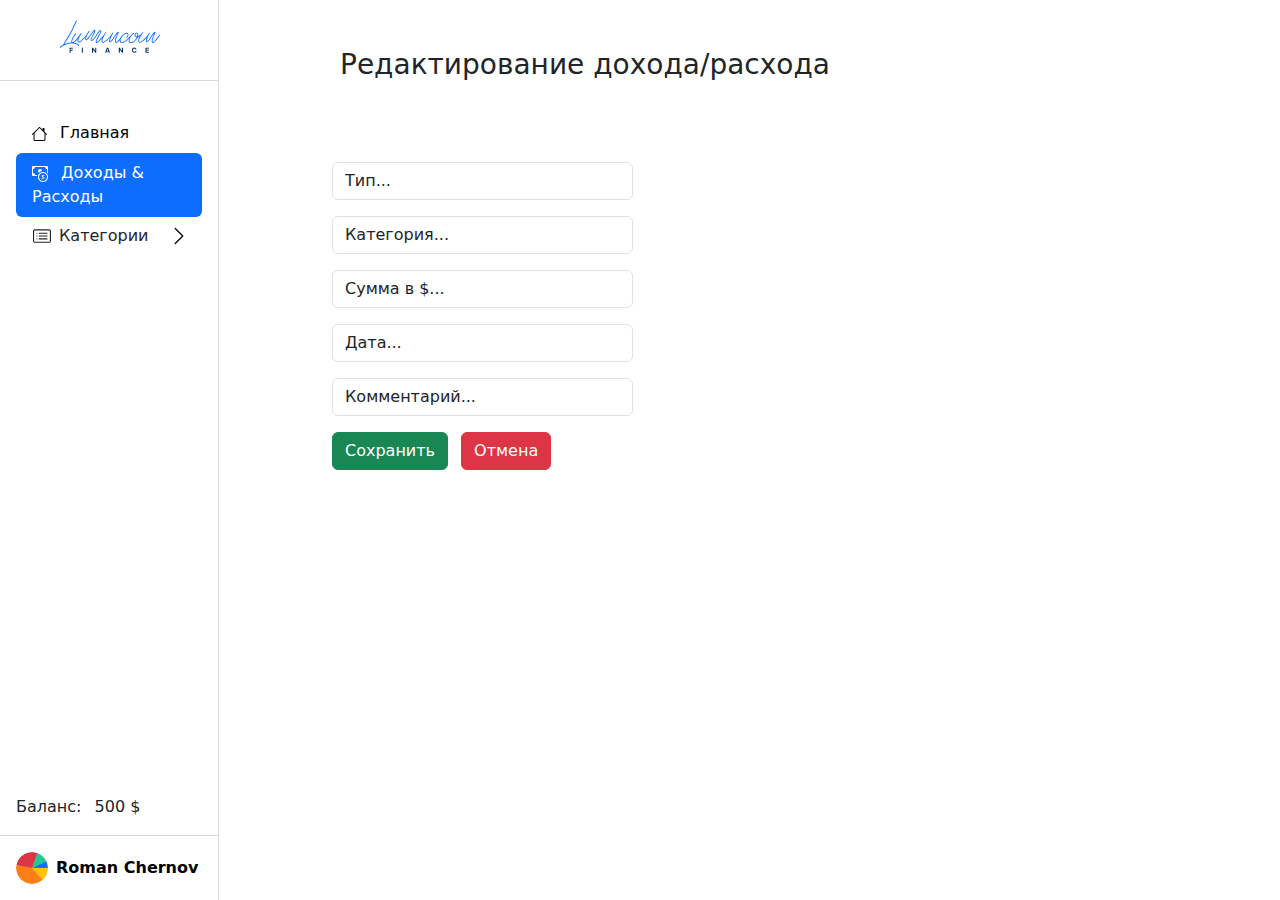
<file: edit-item.html>
<!DOCTYPE html>
<html lang="ru">
<head>
    <meta charset="UTF-8">
    <meta name="viewport" content="width=device-width, initial-scale=1">
    <title>Редактирование дохода/расхода</title>
    <link rel="stylesheet" href="src/css/bootstrap.css">
    <link rel="stylesheet" href="src/css/sidebars.css">
    <link rel="stylesheet" href="src/css/my-style.css">
</head>
<body>
<!--<h5 class="text-center mt-2 p-3 bg-body-tertiary rounded-3">Создание проекта с нуля на JS. Этап 1</h5>-->
<!--<main class="d-flex">-->
<div class="container-fluid">
    <div class="row">
        <div class="container my-sidebar col-3 ps-0 pe-0">
            <div class="my-left-sidebar d-flex flex-column flex-shrink-0 my-border vh-100 ">
                <div class="d-flex my-bottom-border">
                    <a href="javascript:void(0)" class="brand-link" style="margin: 20px auto;">
                        <img src="src/images/logo-js0.png" alt="Logo" class="brand-image">
                    </a>
                </div>
                <ul class="nav nav-pills flex-column mb-auto pt-3 m-3">
                    <li class="nav-item">
                        <a href="index.html" class="nav-link link-body-emphasis" aria-current="page">
                            <svg class="bi pe-none me-2" width="15" height="14" viewBox="0 0 15 14" fill="none"
                                 xmlns="http://www.w3.org/2000/svg">
                                <path fill-rule="evenodd" clip-rule="evenodd"
                                      d="M1.5 12.3964V5.89644H2.5V12.3964C2.5 12.6726 2.72386 12.8964 3 12.8964H12C12.2761 12.8964 12.5 12.6726 12.5 12.3964V5.89644H13.5V12.3964C13.5 13.2249 12.8284 13.8964 12 13.8964H3C2.17157 13.8964 1.5 13.2249 1.5 12.3964Z"
                                      fill="black"/>
                                <path fill-rule="evenodd" clip-rule="evenodd"
                                      d="M12.5 1.39644V4.89644L10.5 2.89644V1.39644C10.5 1.1203 10.7239 0.89644 11 0.89644H12C12.2761 0.89644 12.5 1.1203 12.5 1.39644Z"
                                      fill="black"/>
                                <path fill-rule="evenodd" clip-rule="evenodd"
                                      d="M6.79289 0.39644C7.18342 0.00591397 7.81658 0.00591606 8.20711 0.39644L14.8536 7.04289C15.0488 7.23815 15.0488 7.55473 14.8536 7.74999C14.6583 7.94526 14.3417 7.94526 14.1464 7.74999L7.5 1.10355L0.853553 7.74999C0.658291 7.94526 0.341709 7.94526 0.146447 7.74999C-0.0488155 7.55473 -0.0488155 7.23815 0.146447 7.04289L6.79289 0.39644Z"
                                      fill="black"/>
                                <use xlink:href="javascript:void(0)"></use>
                            </svg>
                            Главная
                        </a>
                    </li>
                    <li class="nav-item">
                        <a href="#" class="nav-link active">
                            <svg class="bi pe-none me-2 active" width="16" height="16" viewBox="0 0 16 16" fill="none"
                                 xmlns="http://www.w3.org/2000/svg">
                                <path fill-rule="evenodd" clip-rule="evenodd"
                                      d="M11 15C13.2091 15 15 13.2091 15 11C15 8.79086 13.2091 7 11 7C8.79086 7 7 8.79086 7 11C7 13.2091 8.79086 15 11 15ZM16 11C16 13.7614 13.7614 16 11 16C8.23858 16 6 13.7614 6 11C6 8.23858 8.23858 6 11 6C13.7614 6 16 8.23858 16 11Z"
                                      fill="#ffffff"/>
                                <path d="M9.4375 11.9444C9.48519 12.5403 9.95568 13.0049 10.8013 13.0599V13.5H11.1764V13.0568C12.0507 12.9957 12.5625 12.5281 12.5625 11.8496C12.5625 11.2323 12.1715 10.9144 11.4721 10.7494L11.1764 10.6791V9.48105C11.5516 9.52384 11.79 9.72861 11.8472 10.0128H12.5053C12.4576 9.43826 11.9648 8.989 11.1764 8.9401V8.5H10.8013V8.94927C10.0542 9.02262 9.54559 9.47188 9.54559 10.1076C9.54559 10.6699 9.92389 11.0275 10.5533 11.1742L10.8013 11.2353V12.5067C10.4166 12.4487 10.1623 12.2378 10.1051 11.9444H9.4375ZM10.7981 10.5905C10.4294 10.5049 10.2291 10.3307 10.2291 10.0678C10.2291 9.77445 10.4453 9.5544 10.8013 9.49022V10.5905H10.7981ZM11.2305 11.3362C11.6787 11.4401 11.8854 11.6082 11.8854 11.9046C11.8854 12.2439 11.6279 12.4762 11.1764 12.5189V11.324L11.2305 11.3362Z"
                                      fill="#ffffff"/>
                                <path d="M1 0C0.447715 0 0 0.447716 0 1V9C0 9.55229 0.447715 10 1 10H5.08296C5.1407 9.65585 5.22773 9.32163 5.34141 9H3C3 7.89543 2.10457 7 1 7V3C2.10457 3 3 2.10457 3 1H13C13 2.10457 13.8954 3 15 3V6.52779C15.3801 6.86799 15.7166 7.25594 16 7.68221V1C16 0.447715 15.5523 0 15 0H1Z"
                                      fill="#ffffff"/>
                                <path d="M9.9983 5.08325C9.99943 5.05564 10 5.02789 10 5C10 3.89543 9.10457 3 8 3C6.89543 3 6 3.89543 6 5C6 5.6845 6.34387 6.28869 6.86829 6.64924C7.71486 5.84504 8.79591 5.28533 9.9983 5.08325Z"
                                      fill="#ffffff"/>
                                <use xlink:href="javascript:void(0)"></use>
                            </svg>
                            Доходы & Расходы
                        </a>
                    </li>
                    <li class="nav-item dropdown" data-bs-theme="light">
                        <button style="width: 100%;" class="btn text-start" type="button" id="ButtonLight"
                                data-bs-toggle="dropdown" aria-expanded="false">
                            <!--                    <button style="width: 248px;" class="btn btn-primary dropdown-toggle text-start" type="button" id="ButtonLight" data-bs-toggle="dropdown" aria-expanded="false">-->

                            <div class="d-flex justify-content-between align-items-center">

                                <div class="d-flex align-items-center">
                                    <svg xmlns="http://www.w3.org/2000/svg" width="18" height="18" fill="currentColor"
                                         class="bi bi-card-list ms-1" viewBox="0 0 16 16">
                                        <path d="M14.5 3a.5.5 0 0 1 .5.5v9a.5.5 0 0 1-.5.5h-13a.5.5 0 0 1-.5-.5v-9a.5.5 0 0 1 .5-.5zm-13-1A1.5 1.5 0 0 0 0 3.5v9A1.5 1.5 0 0 0 1.5 14h13a1.5 1.5 0 0 0 1.5-1.5v-9A1.5 1.5 0 0 0 14.5 2z"/>
                                        <path d="M5 8a.5.5 0 0 1 .5-.5h7a.5.5 0 0 1 0 1h-7A.5.5 0 0 1 5 8m0-2.5a.5.5 0 0 1 .5-.5h7a.5.5 0 0 1 0 1h-7a.5.5 0 0 1-.5-.5m0 5a.5.5 0 0 1 .5-.5h7a.5.5 0 0 1 0 1h-7a.5.5 0 0 1-.5-.5m-1-5a.5.5 0 1 1-1 0 .5.5 0 0 1 1 0M4 8a.5.5 0 1 1-1 0 .5.5 0 0 1 1 0m0 2.5a.5.5 0 1 1-1 0 .5.5 0 0 1 1 0"/>
                                    </svg>
                                    <div class="ms-2">Категории</div>
                                </div>
                                <svg width="20px" height="20px" viewBox="0 0 16 16" xmlns="http://www.w3.org/2000/svg"
                                     fill="#000000" class="bi bi-chevron-right">
                                    <path fill-rule="evenodd"
                                          d="M4.646 1.646a.5.5 0 0 1 .708 0l6 6a.5.5 0 0 1 0 .708l-6 6a.5.5 0 0 1-.708-.708L10.293 8 4.646 2.354a.5.5 0 0 1 0-.708z"/>
                                </svg>
                            </div>

                        </button>
                        <ul class="dropdown-menu w-100 shadow" aria-labelledby="dropdownMenuButtonLight">
                            <!--                    <ul class="dropdown-menu w-100 shadow">-->
                            <li><a class="dropdown-item" href="income.html">
                                <svg xmlns="http://www.w3.org/2000/svg" width="16" height="16" fill="currentColor"
                                     class="bi bi-arrow-up-square me-2" viewBox="0 0 16 16">
                                    <path fill-rule="evenodd"
                                          d="M15 2a1 1 0 0 0-1-1H2a1 1 0 0 0-1 1v12a1 1 0 0 0 1 1h12a1 1 0 0 0 1-1zM0 2a2 2 0 0 1 2-2h12a2 2 0 0 1 2 2v12a2 2 0 0 1-2 2H2a2 2 0 0 1-2-2zm8.5 9.5a.5.5 0 0 1-1 0V5.707L5.354 7.854a.5.5 0 1 1-.708-.708l3-3a.5.5 0 0 1 .708 0l3 3a.5.5 0 0 1-.708.708L8.5 5.707z"/>
                                </svg>
                                Доходы</a></li>
                            <li><a class="dropdown-item" href="outcome.html">
                                <svg xmlns="http://www.w3.org/2000/svg" width="16" height="16" fill="currentColor"
                                     class="bi bi-arrow-down-square me-2" viewBox="0 0 16 16">
                                    <path fill-rule="evenodd"
                                          d="M15 2a1 1 0 0 0-1-1H2a1 1 0 0 0-1 1v12a1 1 0 0 0 1 1h12a1 1 0 0 0 1-1zM0 2a2 2 0 0 1 2-2h12a2 2 0 0 1 2 2v12a2 2 0 0 1-2 2H2a2 2 0 0 1-2-2zm8.5 2.5a.5.5 0 0 0-1 0v5.793L5.354 8.146a.5.5 0 1 0-.708.708l3 3a.5.5 0 0 0 .708 0l3-3a.5.5 0 0 0-.708-.708L8.5 10.293z"/>
                                </svg>
                                Расходы</a></li>
                            <!--                        <li><a class="dropdown-item" href="#">Расходы2</a></li>-->
                        </ul>

                    </li>
                </ul>
                <div class="p-3">Баланс: <span class="ms-2">500 $</span></div>
                <div class="nav-item dropdown my-top-border p-3" data-bs-theme="light">
                    <div class="d-flex align-items-center link-body-emphasis text-decoration-none"
                         data-bs-toggle="dropdown" aria-expanded="false">
                        <img src="src/images/group1.png" alt="" width="32" height="32" class="rounded-circle me-2">
                        <strong>Roman Chernov</strong>
                    </div>
                    <ul class="dropdown-menu w-100 shadow" aria-labelledby="dropdownMenuButtonLight">
                        <!--                    <ul class="dropdown-menu w-100 shadow">-->
                        <li><a class="dropdown-item" href="sing-in.html">LogIn</a></li>
                        <li><a class="dropdown-item" href="sign-up.html">SignUp</a></li>
                        <!--                        <li><a class="dropdown-item" href="#">Расходы2</a></li>-->
                    </ul>
                </div>
            </div>
        </div>

        <div class="container col col-xl-9 d-flex flex-column">
            <div class="my-sidebar h3 ms-2 py-5">Редактирование дохода/расхода</div>
            <div class="mobile-logo ">
                <div class="text-center p-3">
                    <a href="javascript:void(0)" class="brand-link" style="margin: 20px auto;">
                        <img src="src/images/logo-js0.png" alt="Logo" class="brand-image">
                    </a>
                </div>
                <!--                            <div class="h3 ms-5 mt-3 text-center">Создание дохода/расхода</div>-->
            </div>
            <div class="mobile-menu mb-3 mb-xl-0">
                <div class="btn-group-vertical btn-group-sm text-center" role="group"
                     aria-label="Меню-бургер">
                    <div class="btn-group btn-group-sm" style="width: 160px" role="group">
                        <button type="button" class="btn btn-outline-secondary dropdown-toggle" style="width: 160px"
                                data-bs-toggle="dropdown" aria-expanded="false" id="fade">
                            Меню
                        </button>


                        <ul class="dropdown-menu">
                            <!--                <button class="btn btn-sm btn-outline-secondary mx-2 px-3 mb-1 ms-4 w-75" type="button">Сегодня</button>-->
                            <!--                <a href="#" class="btn btn-sm btn-outline-secondary mx-2 px-3 mb-1 ms-4 w-75" role="button">Link-->
                            <!--                    Button</a>-->
                            <li class="nav-item">
                                <a href="index.html" class="btn btn-sm btn-outline-secondary mx-2 px-3 mb-1 ms-4 w-75"
                                   aria-current="page">
                                    <svg class="bi pe-none me-2" width="15" height="14" viewBox="0 0 15 14" fill="none"
                                         xmlns="http://www.w3.org/2000/svg">
                                        <path fill-rule="evenodd" clip-rule="evenodd"
                                              d="M1.5 12.3964V5.89644H2.5V12.3964C2.5 12.6726 2.72386 12.8964 3 12.8964H12C12.2761 12.8964 12.5 12.6726 12.5 12.3964V5.89644H13.5V12.3964C13.5 13.2249 12.8284 13.8964 12 13.8964H3C2.17157 13.8964 1.5 13.2249 1.5 12.3964Z"
                                              fill="black"/>
                                        <path fill-rule="evenodd" clip-rule="evenodd"
                                              d="M12.5 1.39644V4.89644L10.5 2.89644V1.39644C10.5 1.1203 10.7239 0.89644 11 0.89644H12C12.2761 0.89644 12.5 1.1203 12.5 1.39644Z"
                                              fill="black"/>
                                        <path fill-rule="evenodd" clip-rule="evenodd"
                                              d="M6.79289 0.39644C7.18342 0.00591397 7.81658 0.00591606 8.20711 0.39644L14.8536 7.04289C15.0488 7.23815 15.0488 7.55473 14.8536 7.74999C14.6583 7.94526 14.3417 7.94526 14.1464 7.74999L7.5 1.10355L0.853553 7.74999C0.658291 7.94526 0.341709 7.94526 0.146447 7.74999C-0.0488155 7.55473 -0.0488155 7.23815 0.146447 7.04289L6.79289 0.39644Z"
                                              fill="black"/>
                                        <use xlink:href="javascript:void(0)"></use>
                                    </svg>
                                    Главная
                                </a>
                            </li>
                            <li class="nav-item">
                                <a href="all-items.html"
                                   class="btn btn-sm btn-outline-secondary mx-2 px-3 mb-1 ms-4 w-75">
                                    <svg class="bi pe-none me-2" width="16" height="16" viewBox="0 0 16 16" fill="none"
                                         xmlns="http://www.w3.org/2000/svg">
                                        <path fill-rule="evenodd" clip-rule="evenodd"
                                              d="M11 15C13.2091 15 15 13.2091 15 11C15 8.79086 13.2091 7 11 7C8.79086 7 7 8.79086 7 11C7 13.2091 8.79086 15 11 15ZM16 11C16 13.7614 13.7614 16 11 16C8.23858 16 6 13.7614 6 11C6 8.23858 8.23858 6 11 6C13.7614 6 16 8.23858 16 11Z"
                                              fill="#052C65"/>
                                        <path d="M9.4375 11.9444C9.48519 12.5403 9.95568 13.0049 10.8013 13.0599V13.5H11.1764V13.0568C12.0507 12.9957 12.5625 12.5281 12.5625 11.8496C12.5625 11.2323 12.1715 10.9144 11.4721 10.7494L11.1764 10.6791V9.48105C11.5516 9.52384 11.79 9.72861 11.8472 10.0128H12.5053C12.4576 9.43826 11.9648 8.989 11.1764 8.9401V8.5H10.8013V8.94927C10.0542 9.02262 9.54559 9.47188 9.54559 10.1076C9.54559 10.6699 9.92389 11.0275 10.5533 11.1742L10.8013 11.2353V12.5067C10.4166 12.4487 10.1623 12.2378 10.1051 11.9444H9.4375ZM10.7981 10.5905C10.4294 10.5049 10.2291 10.3307 10.2291 10.0678C10.2291 9.77445 10.4453 9.5544 10.8013 9.49022V10.5905H10.7981ZM11.2305 11.3362C11.6787 11.4401 11.8854 11.6082 11.8854 11.9046C11.8854 12.2439 11.6279 12.4762 11.1764 12.5189V11.324L11.2305 11.3362Z"
                                              fill="#052C65"/>
                                        <path d="M1 0C0.447715 0 0 0.447716 0 1V9C0 9.55229 0.447715 10 1 10H5.08296C5.1407 9.65585 5.22773 9.32163 5.34141 9H3C3 7.89543 2.10457 7 1 7V3C2.10457 3 3 2.10457 3 1H13C13 2.10457 13.8954 3 15 3V6.52779C15.3801 6.86799 15.7166 7.25594 16 7.68221V1C16 0.447715 15.5523 0 15 0H1Z"
                                              fill="#052C65"/>
                                        <path d="M9.9983 5.08325C9.99943 5.05564 10 5.02789 10 5C10 3.89543 9.10457 3 8 3C6.89543 3 6 3.89543 6 5C6 5.6845 6.34387 6.28869 6.86829 6.64924C7.71486 5.84504 8.79591 5.28533 9.9983 5.08325Z"
                                              fill="#052C65"/>
                                        <use xlink:href="javascript:void(0)"></use>
                                    </svg>
                                    Доходы & Расходы
                                </a>
                            </li>
                            <li class="nav-item">
                                <a href="income.html" class="btn btn-sm btn-outline-secondary mx-2 px-3 mb-1 ms-4 w-75">
                                    <svg xmlns="http://www.w3.org/2000/svg" width="16" height="16" fill="currentColor"
                                         class="bi bi-arrow-up-square me-2" viewBox="0 0 16 16">
                                        <path fill-rule="evenodd"
                                              d="M15 2a1 1 0 0 0-1-1H2a1 1 0 0 0-1 1v12a1 1 0 0 0 1 1h12a1 1 0 0 0 1-1zM0 2a2 2 0 0 1 2-2h12a2 2 0 0 1 2 2v12a2 2 0 0 1-2 2H2a2 2 0 0 1-2-2zm8.5 9.5a.5.5 0 0 1-1 0V5.707L5.354 7.854a.5.5 0 1 1-.708-.708l3-3a.5.5 0 0 1 .708 0l3 3a.5.5 0 0 1-.708.708L8.5 5.707z"/>
                                    </svg>
                                    Доходы</a>
                            </li>
                            <li class="nav-item">
                                <a href="outcome.html"
                                   class="btn btn-sm btn-outline-secondary mx-2 px-3 mb-1 ms-4 w-75">
                                    <svg xmlns="http://www.w3.org/2000/svg" width="16" height="16" fill="currentColor"
                                         class="bi bi-arrow-down-square me-2" viewBox="0 0 16 16">
                                        <path fill-rule="evenodd"
                                              d="M15 2a1 1 0 0 0-1-1H2a1 1 0 0 0-1 1v12a1 1 0 0 0 1 1h12a1 1 0 0 0 1-1zM0 2a2 2 0 0 1 2-2h12a2 2 0 0 1 2 2v12a2 2 0 0 1-2 2H2a2 2 0 0 1-2-2zm8.5 2.5a.5.5 0 0 0-1 0v5.793L5.354 8.146a.5.5 0 1 0-.708.708l3 3a.5.5 0 0 0 .708 0l3-3a.5.5 0 0 0-.708-.708L8.5 10.293z"/>
                                    </svg>
                                    Расходы</a>
                            </li>


                            <!--            </div>-->
                            <hr>
                            <div class="d-flex justify-content-center text-center align-items-center mb-2 text-decoration-none"
                                 data-bs-toggle="dropdown" aria-expanded="false">
                                <img src="src/images/group1.png" alt="" width="20" height="20"
                                     class="rounded-circle me-1">
                                <strong>Roman Chernov</strong>
                            </div>
                            <li class="nav-item"><a class="btn btn-sm btn-outline-secondary mx-2 px-3 mb-1 ms-4 w-75"
                                                    href="sing-in.html">LogOut</a></li>
<!--                            <li class="nav-item"><a class="btn btn-sm btn-outline-secondary mx-2 px-3 mb-1 ms-4 w-75"-->
<!--                                                    href="sign-up.html">SignUp</a></li>-->

                            <div class="d-flex justify-content-center">Баланс: <span class="ms-20">500 $</span></div>
                        </ul>
                    </div>
                </div>
            </div>

            <form class="row g-3">
                <div class="mobile-title h5 pt-3 pt-sm-0 mb-0 text-center">Редактирование дохода/расхода</div>
                <div class="col-12 col-md-6 offset-md-3 offset-xl-0 col-xl-4">

                    <label for="formGroupExampleInput" class="form-label"></label>
                    <input type="text" class="form-control mb-3" id="formGroupExampleInput"
                           value="Тип...">
                    <input type="text" class="form-control mb-3"
                           value="Категория...">
                    <input type="text" class="form-control mb-3"
                           value="Сумма в $...">
                    <input type="text" class="form-control mb-3"
                           value="Дата...">
                    <input type="text" class="form-control mb-3"
                           value="Комментарий...">
                    <a href="all-items.html" class="btn btn-success me-2" data-bs-toggle="modal" data-bs-target="#staticBackdrop">Сохранить</a>
                    <input class="btn btn-danger" type="reset" value="Отмена">
                </div>
            </form>
            <!--</main>-->
        </div>
    </div>


    <!-- Кнопка-триггер модального окна -->
    <!--    <button type="button" class="btn btn-primary" data-bs-toggle="modal" data-bs-target="#staticBackdrop">-->
    <!--        Запустить модальное окно со статическим фоном-->
    <!--    </button>-->

    <!-- Модальное окно -->
    <div class="modal fade" id="staticBackdrop" data-bs-backdrop="static" data-bs-keyboard="false" tabindex="-1"
         aria-labelledby="staticBackdropLabel" aria-hidden="true">
        <div class="modal-dialog modal-dialog-centered">
            <div class="modal-content text-center">

                <div class="modal-body">
                    <h1 class=" fs-5" id="staticBackdropLabel">Вы создали новую категорию!</h1>
                    <a class="btn btn-outline-secondary " href="all-items.html" role="button">Закрыть</a>
<!--                    <button type="button" class="btn-close" data-bs-dismiss="modal" aria-label="Закрыть"></button>-->
                </div>

            </div>
        </div>
    </div>


</div>

<script src="src/js/popper.js"></script>
<script src="src/js/bootstrap.js"></script>
<script src="src/js/sidebars.js"></script>

</body>

</html>
</file>
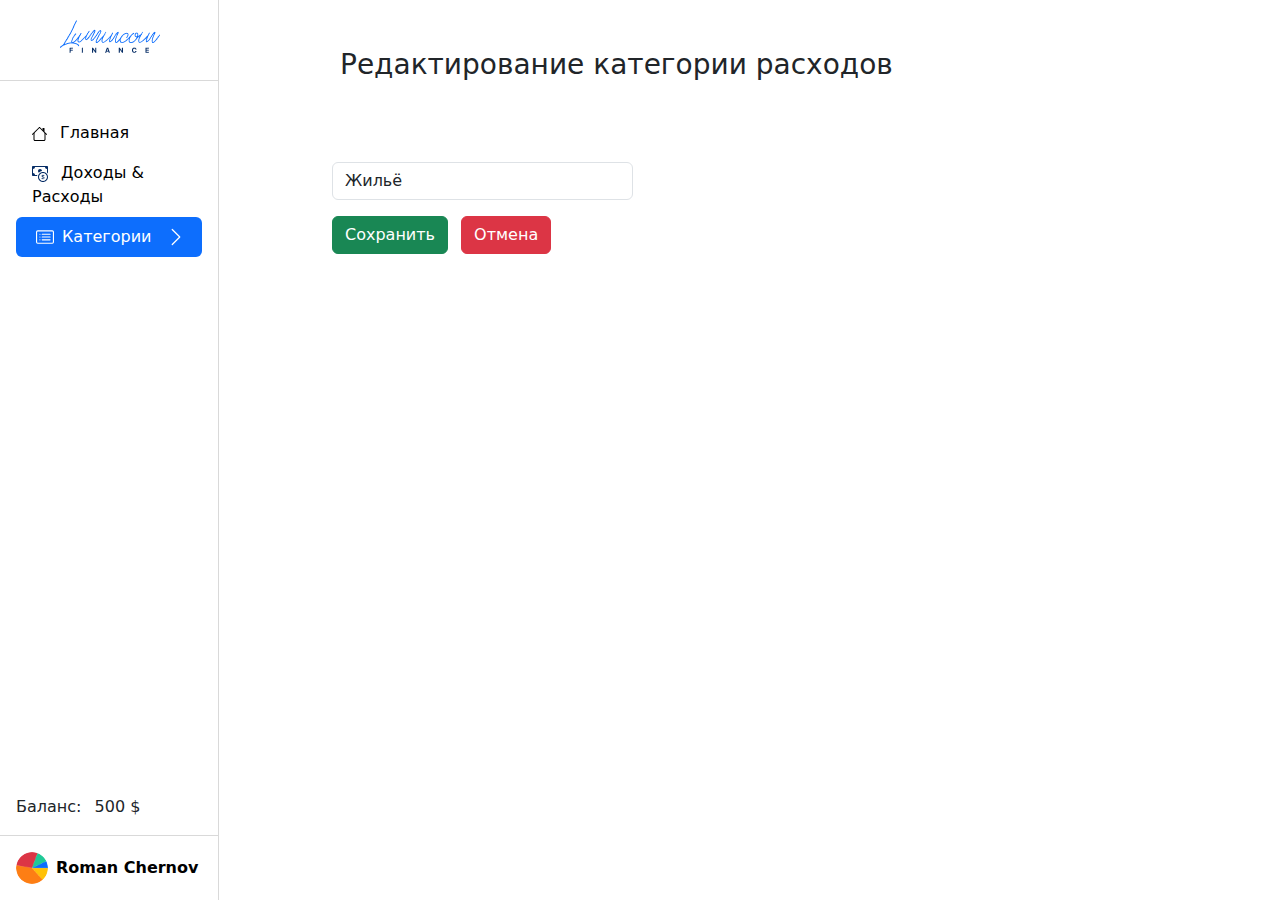
<file: edit-outcome.html>
<!DOCTYPE html>
<html lang="ru">
<head>
    <meta charset="UTF-8">
    <meta name="viewport" content="width=device-width, initial-scale=1">
    <title>Редактирование категории расходов</title>
    <link rel="stylesheet" href="src/css/bootstrap.css">
    <link rel="stylesheet" href="src/css/sidebars.css">
    <link rel="stylesheet" href="src/css/my-style.css">
</head>
<body>
<!--<h5 class="text-center mt-2 p-3 bg-body-tertiary rounded-3">Создание проекта с нуля на JS. Этап 1</h5>-->
<!--<main class="d-flex">-->
<div class="container-fluid">
    <div class="row">
        <div class="container my-sidebar col-3 ps-0 pe-0">
            <div class="my-left-sidebar d-flex flex-column flex-shrink-0 my-border vh-100 ">
                <div class="d-flex my-bottom-border">
                    <a href="javascript:void(0)" class="brand-link" style="margin: 20px auto;">
                        <img src="src/images/logo-js0.png" alt="Logo" class="brand-image">
                    </a>
                </div>
                <ul class="nav nav-pills flex-column mb-auto pt-3 m-3">

                    <li class="nav-item">
                        <a href="index.html" class="nav-link link-body-emphasis" aria-current="page">
                            <svg class="bi pe-none me-2" width="15" height="14" viewBox="0 0 15 14" fill="none"
                                 xmlns="http://www.w3.org/2000/svg">
                                <path fill-rule="evenodd" clip-rule="evenodd"
                                      d="M1.5 12.3964V5.89644H2.5V12.3964C2.5 12.6726 2.72386 12.8964 3 12.8964H12C12.2761 12.8964 12.5 12.6726 12.5 12.3964V5.89644H13.5V12.3964C13.5 13.2249 12.8284 13.8964 12 13.8964H3C2.17157 13.8964 1.5 13.2249 1.5 12.3964Z"
                                      fill="black"/>
                                <path fill-rule="evenodd" clip-rule="evenodd"
                                      d="M12.5 1.39644V4.89644L10.5 2.89644V1.39644C10.5 1.1203 10.7239 0.89644 11 0.89644H12C12.2761 0.89644 12.5 1.1203 12.5 1.39644Z"
                                      fill="black"/>
                                <path fill-rule="evenodd" clip-rule="evenodd"
                                      d="M6.79289 0.39644C7.18342 0.00591397 7.81658 0.00591606 8.20711 0.39644L14.8536 7.04289C15.0488 7.23815 15.0488 7.55473 14.8536 7.74999C14.6583 7.94526 14.3417 7.94526 14.1464 7.74999L7.5 1.10355L0.853553 7.74999C0.658291 7.94526 0.341709 7.94526 0.146447 7.74999C-0.0488155 7.55473 -0.0488155 7.23815 0.146447 7.04289L6.79289 0.39644Z"
                                      fill="black"/>
                                <use xlink:href="javascript:void(0)"></use>
                            </svg>
                            Главная
                        </a>
                    </li>
                    <li class="nav-item">
                        <a href="all-items.html" class="nav-link link-body-emphasis">
                            <svg class="bi pe-none me-2" width="16" height="16" viewBox="0 0 16 16" fill="none"
                                 xmlns="http://www.w3.org/2000/svg">
                                <path fill-rule="evenodd" clip-rule="evenodd"
                                      d="M11 15C13.2091 15 15 13.2091 15 11C15 8.79086 13.2091 7 11 7C8.79086 7 7 8.79086 7 11C7 13.2091 8.79086 15 11 15ZM16 11C16 13.7614 13.7614 16 11 16C8.23858 16 6 13.7614 6 11C6 8.23858 8.23858 6 11 6C13.7614 6 16 8.23858 16 11Z"
                                      fill="#052C65"/>
                                <path d="M9.4375 11.9444C9.48519 12.5403 9.95568 13.0049 10.8013 13.0599V13.5H11.1764V13.0568C12.0507 12.9957 12.5625 12.5281 12.5625 11.8496C12.5625 11.2323 12.1715 10.9144 11.4721 10.7494L11.1764 10.6791V9.48105C11.5516 9.52384 11.79 9.72861 11.8472 10.0128H12.5053C12.4576 9.43826 11.9648 8.989 11.1764 8.9401V8.5H10.8013V8.94927C10.0542 9.02262 9.54559 9.47188 9.54559 10.1076C9.54559 10.6699 9.92389 11.0275 10.5533 11.1742L10.8013 11.2353V12.5067C10.4166 12.4487 10.1623 12.2378 10.1051 11.9444H9.4375ZM10.7981 10.5905C10.4294 10.5049 10.2291 10.3307 10.2291 10.0678C10.2291 9.77445 10.4453 9.5544 10.8013 9.49022V10.5905H10.7981ZM11.2305 11.3362C11.6787 11.4401 11.8854 11.6082 11.8854 11.9046C11.8854 12.2439 11.6279 12.4762 11.1764 12.5189V11.324L11.2305 11.3362Z"
                                      fill="#052C65"/>
                                <path d="M1 0C0.447715 0 0 0.447716 0 1V9C0 9.55229 0.447715 10 1 10H5.08296C5.1407 9.65585 5.22773 9.32163 5.34141 9H3C3 7.89543 2.10457 7 1 7V3C2.10457 3 3 2.10457 3 1H13C13 2.10457 13.8954 3 15 3V6.52779C15.3801 6.86799 15.7166 7.25594 16 7.68221V1C16 0.447715 15.5523 0 15 0H1Z"
                                      fill="#052C65"/>
                                <path d="M9.9983 5.08325C9.99943 5.05564 10 5.02789 10 5C10 3.89543 9.10457 3 8 3C6.89543 3 6 3.89543 6 5C6 5.6845 6.34387 6.28869 6.86829 6.64924C7.71486 5.84504 8.79591 5.28533 9.9983 5.08325Z"
                                      fill="#052C65"/>
                                <use xlink:href="javascript:void(0)"></use>
                            </svg>
                            Доходы & Расходы
                        </a>
                    </li>
                    <li class="nav-item dropdown" data-bs-theme="light">
                        <button style="width: 100%;" class="btn text-start nav-link active" type="button" id="ButtonLight"
                                data-bs-toggle="dropdown" aria-expanded="false">
                            <!--                    <button style="width: 248px;" class="btn btn-primary dropdown-toggle text-start" type="button" id="ButtonLight" data-bs-toggle="dropdown" aria-expanded="false">-->

                            <div class="d-flex justify-content-between align-items-center">

                                <div class="d-flex align-items-center">
                                    <svg xmlns="http://www.w3.org/2000/svg" width="18" height="18" fill="currentColor"
                                         class="bi bi-card-list ms-1" viewBox="0 0 16 16">
                                        <path d="M14.5 3a.5.5 0 0 1 .5.5v9a.5.5 0 0 1-.5.5h-13a.5.5 0 0 1-.5-.5v-9a.5.5 0 0 1 .5-.5zm-13-1A1.5 1.5 0 0 0 0 3.5v9A1.5 1.5 0 0 0 1.5 14h13a1.5 1.5 0 0 0 1.5-1.5v-9A1.5 1.5 0 0 0 14.5 2z"/>
                                        <path d="M5 8a.5.5 0 0 1 .5-.5h7a.5.5 0 0 1 0 1h-7A.5.5 0 0 1 5 8m0-2.5a.5.5 0 0 1 .5-.5h7a.5.5 0 0 1 0 1h-7a.5.5 0 0 1-.5-.5m0 5a.5.5 0 0 1 .5-.5h7a.5.5 0 0 1 0 1h-7a.5.5 0 0 1-.5-.5m-1-5a.5.5 0 1 1-1 0 .5.5 0 0 1 1 0M4 8a.5.5 0 1 1-1 0 .5.5 0 0 1 1 0m0 2.5a.5.5 0 1 1-1 0 .5.5 0 0 1 1 0"/>
                                    </svg>
                                    <div class="ms-2">Категории</div>
                                </div>
                                <svg width="20px" height="20px" viewBox="0 0 16 16" xmlns="http://www.w3.org/2000/svg"
                                     fill="#ffffff" class="bi bi-chevron-right">
                                    <path fill-rule="evenodd"
                                          d="M4.646 1.646a.5.5 0 0 1 .708 0l6 6a.5.5 0 0 1 0 .708l-6 6a.5.5 0 0 1-.708-.708L10.293 8 4.646 2.354a.5.5 0 0 1 0-.708z"/>
                                </svg>
                            </div>

                        </button>
                        <ul class="dropdown-menu w-100 shadow" aria-labelledby="dropdownMenuButtonLight">
                            <!--                    <ul class="dropdown-menu w-100 shadow">-->
                            <li><a class="dropdown-item active" href="income.html">
                                <svg xmlns="http://www.w3.org/2000/svg" width="16" height="16" fill="currentColor"
                                     class="bi bi-arrow-up-square me-2" viewBox="0 0 16 16">
                                    <path fill-rule="evenodd"
                                          d="M15 2a1 1 0 0 0-1-1H2a1 1 0 0 0-1 1v12a1 1 0 0 0 1 1h12a1 1 0 0 0 1-1zM0 2a2 2 0 0 1 2-2h12a2 2 0 0 1 2 2v12a2 2 0 0 1-2 2H2a2 2 0 0 1-2-2zm8.5 9.5a.5.5 0 0 1-1 0V5.707L5.354 7.854a.5.5 0 1 1-.708-.708l3-3a.5.5 0 0 1 .708 0l3 3a.5.5 0 0 1-.708.708L8.5 5.707z"/>
                                </svg>
                                Доходы</a></li>
                            <li><a class="dropdown-item" href="outcome.html">
                                <svg xmlns="http://www.w3.org/2000/svg" width="16" height="16" fill="currentColor"
                                     class="bi bi-arrow-down-square me-2" viewBox="0 0 16 16">
                                    <path fill-rule="evenodd"
                                          d="M15 2a1 1 0 0 0-1-1H2a1 1 0 0 0-1 1v12a1 1 0 0 0 1 1h12a1 1 0 0 0 1-1zM0 2a2 2 0 0 1 2-2h12a2 2 0 0 1 2 2v12a2 2 0 0 1-2 2H2a2 2 0 0 1-2-2zm8.5 2.5a.5.5 0 0 0-1 0v5.793L5.354 8.146a.5.5 0 1 0-.708.708l3 3a.5.5 0 0 0 .708 0l3-3a.5.5 0 0 0-.708-.708L8.5 10.293z"/>
                                </svg>
                                Расходы</a></li>
                            <!--                        <li><a class="dropdown-item" href="#">Расходы2</a></li>-->
                        </ul>

                    </li>
                </ul>
                <div class="p-3">Баланс: <span class="ms-2">500 $</span></div>
                <div class="nav-item dropdown my-top-border p-3" data-bs-theme="light">
                    <div class="d-flex align-items-center link-body-emphasis text-decoration-none"
                         data-bs-toggle="dropdown" aria-expanded="false">
                        <img src="src/images/group1.png" alt="" width="32" height="32" class="rounded-circle me-2">
                        <strong>Roman Chernov</strong>
                    </div>
                    <ul class="dropdown-menu w-100 shadow" aria-labelledby="dropdownMenuButtonLight">
                        <!--                    <ul class="dropdown-menu w-100 shadow">-->
                        <li><a class="dropdown-item" href="sing-in.html">LogIn</a></li>
                        <li><a class="dropdown-item" href="sign-up.html">SignUp</a></li>
                        <!--                        <li><a class="dropdown-item" href="#">Расходы2</a></li>-->
                    </ul>
                </div>
            </div>
        </div>
        <div class="container col col-xl-9 d-flex flex-column">
            <div class="my-sidebar h3 ms-2 py-5">Редактирование категории расходов</div>
            <div class="mobile-logo ">
                <div class="text-center p-3">
                    <a href="javascript:void(0)" class="brand-link" style="margin: 20px auto;">
                        <img src="src/images/logo-js0.png" alt="Logo" class="brand-image">
                    </a>
                </div>
                <!--                            <div class="h3 ms-5 mt-3 text-center">Создание дохода/расхода</div>-->
            </div>
            <div class="mobile-menu mb-3 mb-xl-0">
                <div class="btn-group-vertical btn-group-sm text-center" role="group"
                     aria-label="Меню-бургер">
                    <div class="btn-group btn-group-sm" style="width: 160px" role="group">
                        <button type="button" class="btn btn-outline-secondary dropdown-toggle" style="width: 160px"
                                data-bs-toggle="dropdown" aria-expanded="false" id="fade">
                            Меню
                        </button>


                        <ul class="dropdown-menu">
                            <!--                <button class="btn btn-sm btn-outline-secondary mx-2 px-3 mb-1 ms-4 w-75" type="button">Сегодня</button>-->
                            <!--                <a href="#" class="btn btn-sm btn-outline-secondary mx-2 px-3 mb-1 ms-4 w-75" role="button">Link-->
                            <!--                    Button</a>-->
                            <li class="nav-item">
                                <a href="index.html" class="btn btn-sm btn-outline-secondary mx-2 px-3 mb-1 ms-4 w-75"
                                   aria-current="page">
                                    <svg class="bi pe-none me-2" width="15" height="14" viewBox="0 0 15 14" fill="none"
                                         xmlns="http://www.w3.org/2000/svg">
                                        <path fill-rule="evenodd" clip-rule="evenodd"
                                              d="M1.5 12.3964V5.89644H2.5V12.3964C2.5 12.6726 2.72386 12.8964 3 12.8964H12C12.2761 12.8964 12.5 12.6726 12.5 12.3964V5.89644H13.5V12.3964C13.5 13.2249 12.8284 13.8964 12 13.8964H3C2.17157 13.8964 1.5 13.2249 1.5 12.3964Z"
                                              fill="black"/>
                                        <path fill-rule="evenodd" clip-rule="evenodd"
                                              d="M12.5 1.39644V4.89644L10.5 2.89644V1.39644C10.5 1.1203 10.7239 0.89644 11 0.89644H12C12.2761 0.89644 12.5 1.1203 12.5 1.39644Z"
                                              fill="black"/>
                                        <path fill-rule="evenodd" clip-rule="evenodd"
                                              d="M6.79289 0.39644C7.18342 0.00591397 7.81658 0.00591606 8.20711 0.39644L14.8536 7.04289C15.0488 7.23815 15.0488 7.55473 14.8536 7.74999C14.6583 7.94526 14.3417 7.94526 14.1464 7.74999L7.5 1.10355L0.853553 7.74999C0.658291 7.94526 0.341709 7.94526 0.146447 7.74999C-0.0488155 7.55473 -0.0488155 7.23815 0.146447 7.04289L6.79289 0.39644Z"
                                              fill="black"/>
                                        <use xlink:href="javascript:void(0)"></use>
                                    </svg>
                                    Главная
                                </a>
                            </li>
                            <li class="nav-item">
                                <a href="all-items.html"
                                   class="btn btn-sm btn-outline-secondary mx-2 px-3 mb-1 ms-4 w-75">
                                    <svg class="bi pe-none me-2" width="16" height="16" viewBox="0 0 16 16" fill="none"
                                         xmlns="http://www.w3.org/2000/svg">
                                        <path fill-rule="evenodd" clip-rule="evenodd"
                                              d="M11 15C13.2091 15 15 13.2091 15 11C15 8.79086 13.2091 7 11 7C8.79086 7 7 8.79086 7 11C7 13.2091 8.79086 15 11 15ZM16 11C16 13.7614 13.7614 16 11 16C8.23858 16 6 13.7614 6 11C6 8.23858 8.23858 6 11 6C13.7614 6 16 8.23858 16 11Z"
                                              fill="#052C65"/>
                                        <path d="M9.4375 11.9444C9.48519 12.5403 9.95568 13.0049 10.8013 13.0599V13.5H11.1764V13.0568C12.0507 12.9957 12.5625 12.5281 12.5625 11.8496C12.5625 11.2323 12.1715 10.9144 11.4721 10.7494L11.1764 10.6791V9.48105C11.5516 9.52384 11.79 9.72861 11.8472 10.0128H12.5053C12.4576 9.43826 11.9648 8.989 11.1764 8.9401V8.5H10.8013V8.94927C10.0542 9.02262 9.54559 9.47188 9.54559 10.1076C9.54559 10.6699 9.92389 11.0275 10.5533 11.1742L10.8013 11.2353V12.5067C10.4166 12.4487 10.1623 12.2378 10.1051 11.9444H9.4375ZM10.7981 10.5905C10.4294 10.5049 10.2291 10.3307 10.2291 10.0678C10.2291 9.77445 10.4453 9.5544 10.8013 9.49022V10.5905H10.7981ZM11.2305 11.3362C11.6787 11.4401 11.8854 11.6082 11.8854 11.9046C11.8854 12.2439 11.6279 12.4762 11.1764 12.5189V11.324L11.2305 11.3362Z"
                                              fill="#052C65"/>
                                        <path d="M1 0C0.447715 0 0 0.447716 0 1V9C0 9.55229 0.447715 10 1 10H5.08296C5.1407 9.65585 5.22773 9.32163 5.34141 9H3C3 7.89543 2.10457 7 1 7V3C2.10457 3 3 2.10457 3 1H13C13 2.10457 13.8954 3 15 3V6.52779C15.3801 6.86799 15.7166 7.25594 16 7.68221V1C16 0.447715 15.5523 0 15 0H1Z"
                                              fill="#052C65"/>
                                        <path d="M9.9983 5.08325C9.99943 5.05564 10 5.02789 10 5C10 3.89543 9.10457 3 8 3C6.89543 3 6 3.89543 6 5C6 5.6845 6.34387 6.28869 6.86829 6.64924C7.71486 5.84504 8.79591 5.28533 9.9983 5.08325Z"
                                              fill="#052C65"/>
                                        <use xlink:href="javascript:void(0)"></use>
                                    </svg>
                                    Доходы & Расходы
                                </a>
                            </li>
                            <li class="nav-item">
                                <a href="income.html" class="btn btn-sm btn-outline-secondary mx-2 px-3 mb-1 ms-4 w-75">
                                    <svg xmlns="http://www.w3.org/2000/svg" width="16" height="16" fill="currentColor"
                                         class="bi bi-arrow-up-square me-2" viewBox="0 0 16 16">
                                        <path fill-rule="evenodd"
                                              d="M15 2a1 1 0 0 0-1-1H2a1 1 0 0 0-1 1v12a1 1 0 0 0 1 1h12a1 1 0 0 0 1-1zM0 2a2 2 0 0 1 2-2h12a2 2 0 0 1 2 2v12a2 2 0 0 1-2 2H2a2 2 0 0 1-2-2zm8.5 9.5a.5.5 0 0 1-1 0V5.707L5.354 7.854a.5.5 0 1 1-.708-.708l3-3a.5.5 0 0 1 .708 0l3 3a.5.5 0 0 1-.708.708L8.5 5.707z"/>
                                    </svg>
                                    Доходы</a>
                            </li>
                            <li class="nav-item">
                                <a href="outcome.html"
                                   class="btn btn-sm btn-outline-secondary mx-2 px-3 mb-1 ms-4 w-75">
                                    <svg xmlns="http://www.w3.org/2000/svg" width="16" height="16" fill="currentColor"
                                         class="bi bi-arrow-down-square me-2" viewBox="0 0 16 16">
                                        <path fill-rule="evenodd"
                                              d="M15 2a1 1 0 0 0-1-1H2a1 1 0 0 0-1 1v12a1 1 0 0 0 1 1h12a1 1 0 0 0 1-1zM0 2a2 2 0 0 1 2-2h12a2 2 0 0 1 2 2v12a2 2 0 0 1-2 2H2a2 2 0 0 1-2-2zm8.5 2.5a.5.5 0 0 0-1 0v5.793L5.354 8.146a.5.5 0 1 0-.708.708l3 3a.5.5 0 0 0 .708 0l3-3a.5.5 0 0 0-.708-.708L8.5 10.293z"/>
                                    </svg>
                                    Расходы</a>
                            </li>


                            <!--            </div>-->
                            <hr>
                            <div class="d-flex justify-content-center text-center align-items-center mb-2 text-decoration-none"
                                 data-bs-toggle="dropdown" aria-expanded="false">
                                <img src="src/images/group1.png" alt="" width="20" height="20"
                                     class="rounded-circle me-1">
                                <strong>Roman Chernov</strong>
                            </div>
                            <li class="nav-item"><a class="btn btn-sm btn-outline-secondary mx-2 px-3 mb-1 ms-4 w-75"
                                                    href="sing-in.html">LogOut</a></li>
<!--                            <li class="nav-item"><a class="btn btn-sm btn-outline-secondary mx-2 px-3 mb-1 ms-4 w-75"-->
<!--                                                    href="sign-up.html">SignUp</a></li>-->

                            <div class="d-flex justify-content-center">Баланс: <span class="ms-20">500 $</span></div>
                        </ul>
                    </div>
                </div>
            </div>

            <form class="row g-3">
                <div class="mobile-title h5 pt-3 pt-sm-0 mb-0 text-center">Редактирование категории расходов</div>
                <div class="col-12 col-md-6 offset-md-3 offset-xl-0 col-xl-4">

                    <label for="formGroupExampleInput" class="form-label"></label>
                    <input type="text" class="form-control mb-3" id="formGroupExampleInput"
                           value="Жильё">
                    <!--                    <input type="text" class="form-control mb-3" id="formGroupExampleInput2"-->
                    <!--                           placeholder="Зарплата">-->
                    <a href="#" class="btn btn-success me-2" data-bs-toggle="modal" data-bs-target="#staticBackdrop">Сохранить</a>
                    <input class="btn btn-danger" type="reset" value="Отмена">
                </div>
            </form>
            <!--</main>-->
        </div>
    </div>


    <!-- Кнопка-триггер модального окна -->
    <!--    <button type="button" class="btn btn-primary" data-bs-toggle="modal" data-bs-target="#staticBackdrop">-->
    <!--        Запустить модальное окно со статическим фоном-->
    <!--    </button>-->

    <!-- Модальное окно -->
    <div class="modal fade" id="staticBackdrop" data-bs-backdrop="static" data-bs-keyboard="false" tabindex="-1"
         aria-labelledby="staticBackdropLabel" aria-hidden="true">
        <div class="modal-dialog modal-dialog-centered">
            <div class="modal-content text-center">

                <div class="modal-body">
                    <h1 class=" fs-5" id="staticBackdropLabel">Вы сохранили категорию!</h1>
                    <a class="btn btn-outline-secondary " href="outcome.html" role="button">Закрыть</a>
<!--                    <button type="button" class="btn-close" data-bs-dismiss="modal" aria-label="Закрыть"></button>-->
                </div>

            </div>
        </div>
    </div>


</div>

<script src="src/js/popper.js"></script>
<script src="src/js/bootstrap.js"></script>
<script src="src/js/sidebars.js"></script>

</body>

</html>
</file>
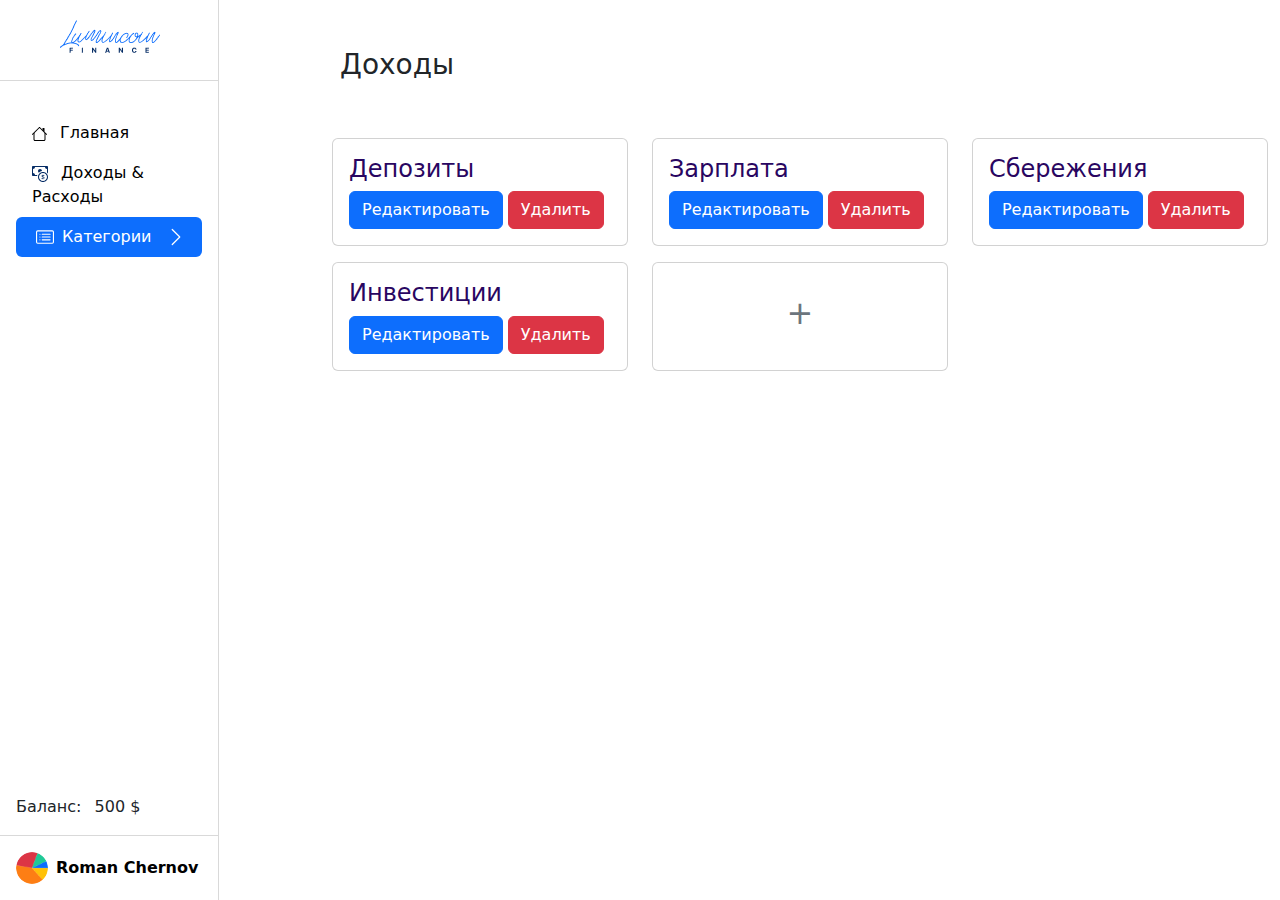
<file: income.html>
<!DOCTYPE html>
<html lang="ru">
<head>
    <meta charset="UTF-8">
    <meta name="viewport" content="width=device-width, initial-scale=1">
    <title>Доходы</title>
    <link rel="stylesheet" href="src/css/bootstrap.css">
    <link rel="stylesheet" href="src/css/sidebars.css">
    <link rel="stylesheet" href="src/css/my-style.css">
</head>
<body>
<!--<h5 class="text-center mt-2 p-3 bg-body-tertiary rounded-3">Создание проекта с нуля на JS. Этап 1</h5>-->
<!--<main class="d-flex">-->
<div class="container-fluid">
    <div class="row">
        <div class="container my-sidebar col-3 ps-0 pe-0">
            <div class="my-left-sidebar d-flex flex-column flex-shrink-0 my-border vh-100 ">
                <div class="d-flex my-bottom-border">
                    <a href="javascript:void(0)" class="brand-link" style="margin: 20px auto;">
                        <img src="src/images/logo-js0.png" alt="Logo" class="brand-image">
                    </a>
                </div>
                <ul class="nav nav-pills flex-column mb-auto pt-3 m-3">
                    <li class="nav-item">
                        <a href="index.html" class="nav-link link-body-emphasis" aria-current="page">
                            <svg class="bi pe-none me-2" width="15" height="14" viewBox="0 0 15 14" fill="none"
                                 xmlns="http://www.w3.org/2000/svg">
                                <path fill-rule="evenodd" clip-rule="evenodd"
                                      d="M1.5 12.3964V5.89644H2.5V12.3964C2.5 12.6726 2.72386 12.8964 3 12.8964H12C12.2761 12.8964 12.5 12.6726 12.5 12.3964V5.89644H13.5V12.3964C13.5 13.2249 12.8284 13.8964 12 13.8964H3C2.17157 13.8964 1.5 13.2249 1.5 12.3964Z"
                                      fill="black"/>
                                <path fill-rule="evenodd" clip-rule="evenodd"
                                      d="M12.5 1.39644V4.89644L10.5 2.89644V1.39644C10.5 1.1203 10.7239 0.89644 11 0.89644H12C12.2761 0.89644 12.5 1.1203 12.5 1.39644Z"
                                      fill="black"/>
                                <path fill-rule="evenodd" clip-rule="evenodd"
                                      d="M6.79289 0.39644C7.18342 0.00591397 7.81658 0.00591606 8.20711 0.39644L14.8536 7.04289C15.0488 7.23815 15.0488 7.55473 14.8536 7.74999C14.6583 7.94526 14.3417 7.94526 14.1464 7.74999L7.5 1.10355L0.853553 7.74999C0.658291 7.94526 0.341709 7.94526 0.146447 7.74999C-0.0488155 7.55473 -0.0488155 7.23815 0.146447 7.04289L6.79289 0.39644Z"
                                      fill="black"/>
                                <use xlink:href="javascript:void(0)"></use>
                            </svg>
                            Главная
                        </a>
                    </li>
                    <li class="nav-item">
                        <a href="all-items.html" class="nav-link link-body-emphasis">
                            <svg class="bi pe-none me-2" width="16" height="16" viewBox="0 0 16 16" fill="none"
                                 xmlns="http://www.w3.org/2000/svg">
                                <path fill-rule="evenodd" clip-rule="evenodd"
                                      d="M11 15C13.2091 15 15 13.2091 15 11C15 8.79086 13.2091 7 11 7C8.79086 7 7 8.79086 7 11C7 13.2091 8.79086 15 11 15ZM16 11C16 13.7614 13.7614 16 11 16C8.23858 16 6 13.7614 6 11C6 8.23858 8.23858 6 11 6C13.7614 6 16 8.23858 16 11Z"
                                      fill="#052C65"/>
                                <path d="M9.4375 11.9444C9.48519 12.5403 9.95568 13.0049 10.8013 13.0599V13.5H11.1764V13.0568C12.0507 12.9957 12.5625 12.5281 12.5625 11.8496C12.5625 11.2323 12.1715 10.9144 11.4721 10.7494L11.1764 10.6791V9.48105C11.5516 9.52384 11.79 9.72861 11.8472 10.0128H12.5053C12.4576 9.43826 11.9648 8.989 11.1764 8.9401V8.5H10.8013V8.94927C10.0542 9.02262 9.54559 9.47188 9.54559 10.1076C9.54559 10.6699 9.92389 11.0275 10.5533 11.1742L10.8013 11.2353V12.5067C10.4166 12.4487 10.1623 12.2378 10.1051 11.9444H9.4375ZM10.7981 10.5905C10.4294 10.5049 10.2291 10.3307 10.2291 10.0678C10.2291 9.77445 10.4453 9.5544 10.8013 9.49022V10.5905H10.7981ZM11.2305 11.3362C11.6787 11.4401 11.8854 11.6082 11.8854 11.9046C11.8854 12.2439 11.6279 12.4762 11.1764 12.5189V11.324L11.2305 11.3362Z"
                                      fill="#052C65"/>
                                <path d="M1 0C0.447715 0 0 0.447716 0 1V9C0 9.55229 0.447715 10 1 10H5.08296C5.1407 9.65585 5.22773 9.32163 5.34141 9H3C3 7.89543 2.10457 7 1 7V3C2.10457 3 3 2.10457 3 1H13C13 2.10457 13.8954 3 15 3V6.52779C15.3801 6.86799 15.7166 7.25594 16 7.68221V1C16 0.447715 15.5523 0 15 0H1Z"
                                      fill="#052C65"/>
                                <path d="M9.9983 5.08325C9.99943 5.05564 10 5.02789 10 5C10 3.89543 9.10457 3 8 3C6.89543 3 6 3.89543 6 5C6 5.6845 6.34387 6.28869 6.86829 6.64924C7.71486 5.84504 8.79591 5.28533 9.9983 5.08325Z"
                                      fill="#052C65"/>
                                <use xlink:href="javascript:void(0)"></use>
                            </svg>
                            Доходы & Расходы
                        </a>
                    </li>
                    <li class="nav-item dropdown" data-bs-theme="light">
                        <button style="width: 100%;" class="btn text-start nav-link active" type="button" id="ButtonLight"
                                data-bs-toggle="dropdown" aria-expanded="false">
                            <!--                    <button style="width: 248px;" class="btn btn-primary dropdown-toggle text-start" type="button" id="ButtonLight" data-bs-toggle="dropdown" aria-expanded="false">-->

                            <div class="d-flex justify-content-between align-items-center">

                                <div class="d-flex align-items-center">
                                    <svg xmlns="http://www.w3.org/2000/svg" width="18" height="18" fill="currentColor"
                                         class="bi bi-card-list ms-1" viewBox="0 0 16 16">
                                        <path d="M14.5 3a.5.5 0 0 1 .5.5v9a.5.5 0 0 1-.5.5h-13a.5.5 0 0 1-.5-.5v-9a.5.5 0 0 1 .5-.5zm-13-1A1.5 1.5 0 0 0 0 3.5v9A1.5 1.5 0 0 0 1.5 14h13a1.5 1.5 0 0 0 1.5-1.5v-9A1.5 1.5 0 0 0 14.5 2z"/>
                                        <path d="M5 8a.5.5 0 0 1 .5-.5h7a.5.5 0 0 1 0 1h-7A.5.5 0 0 1 5 8m0-2.5a.5.5 0 0 1 .5-.5h7a.5.5 0 0 1 0 1h-7a.5.5 0 0 1-.5-.5m0 5a.5.5 0 0 1 .5-.5h7a.5.5 0 0 1 0 1h-7a.5.5 0 0 1-.5-.5m-1-5a.5.5 0 1 1-1 0 .5.5 0 0 1 1 0M4 8a.5.5 0 1 1-1 0 .5.5 0 0 1 1 0m0 2.5a.5.5 0 1 1-1 0 .5.5 0 0 1 1 0"/>
                                    </svg>
                                    <div class="ms-2">Категории</div>
                                </div>
                                <svg width="20px" height="20px" viewBox="0 0 16 16" xmlns="http://www.w3.org/2000/svg"
                                     fill="#ffffff" class="bi bi-chevron-right">
                                    <path fill-rule="evenodd"
                                          d="M4.646 1.646a.5.5 0 0 1 .708 0l6 6a.5.5 0 0 1 0 .708l-6 6a.5.5 0 0 1-.708-.708L10.293 8 4.646 2.354a.5.5 0 0 1 0-.708z"/>
                                </svg>
                            </div>

                        </button>
                        <ul class="dropdown-menu w-100 shadow" aria-labelledby="dropdownMenuButtonLight">
                            <!--                    <ul class="dropdown-menu w-100 shadow">-->
                            <li><a class="dropdown-item active" href="income.html">
                                <svg xmlns="http://www.w3.org/2000/svg" width="16" height="16" fill="currentColor"
                                     class="bi bi-arrow-up-square me-2" viewBox="0 0 16 16">
                                    <path fill-rule="evenodd"
                                          d="M15 2a1 1 0 0 0-1-1H2a1 1 0 0 0-1 1v12a1 1 0 0 0 1 1h12a1 1 0 0 0 1-1zM0 2a2 2 0 0 1 2-2h12a2 2 0 0 1 2 2v12a2 2 0 0 1-2 2H2a2 2 0 0 1-2-2zm8.5 9.5a.5.5 0 0 1-1 0V5.707L5.354 7.854a.5.5 0 1 1-.708-.708l3-3a.5.5 0 0 1 .708 0l3 3a.5.5 0 0 1-.708.708L8.5 5.707z"/>
                                </svg>
                                Доходы</a></li>
                            <li><a class="dropdown-item" href="outcome.html">
                                <svg xmlns="http://www.w3.org/2000/svg" width="16" height="16" fill="currentColor"
                                     class="bi bi-arrow-down-square me-2" viewBox="0 0 16 16">
                                    <path fill-rule="evenodd"
                                          d="M15 2a1 1 0 0 0-1-1H2a1 1 0 0 0-1 1v12a1 1 0 0 0 1 1h12a1 1 0 0 0 1-1zM0 2a2 2 0 0 1 2-2h12a2 2 0 0 1 2 2v12a2 2 0 0 1-2 2H2a2 2 0 0 1-2-2zm8.5 2.5a.5.5 0 0 0-1 0v5.793L5.354 8.146a.5.5 0 1 0-.708.708l3 3a.5.5 0 0 0 .708 0l3-3a.5.5 0 0 0-.708-.708L8.5 10.293z"/>
                                </svg>
                                Расходы</a></li>
                            <!--                        <li><a class="dropdown-item" href="#">Расходы2</a></li>-->
                        </ul>

                    </li>
                </ul>
                <div class="p-3">Баланс: <span class="ms-2">500 $</span></div>
                <div class="nav-item dropdown my-top-border p-3" data-bs-theme="light">
                    <div class="d-flex align-items-center link-body-emphasis text-decoration-none"
                         data-bs-toggle="dropdown" aria-expanded="false">
                        <img src="src/images/group1.png" alt="" width="32" height="32" class="rounded-circle me-2">
                        <strong>Roman Chernov</strong>
                    </div>
                    <ul class="dropdown-menu w-100 shadow" aria-labelledby="dropdownMenuButtonLight">
                        <!--                    <ul class="dropdown-menu w-100 shadow">-->
                        <li><a class="dropdown-item" href="sing-in.html">LogIn</a></li>
                        <li><a class="dropdown-item" href="sign-up.html">SignUp</a></li>
                        <!--                        <li><a class="dropdown-item" href="#">Расходы2</a></li>-->
                    </ul>
                </div>
            </div>
        </div>
        <div class="container col col-xl-9 d-flex flex-column">
            <div class="h3 ms-2 py-5 my-sidebar">Доходы</div>

            <div class="mobile-logo ">
                <div class="text-center p-3">
                    <a href="javascript:void(0)" class="brand-link" style="margin: 20px auto;">
                        <img src="src/images/logo-js0.png" alt="Logo" class="brand-image">
                    </a>
                </div>
                <!--                            <div class="h3 ms-5 mt-3 text-center">Создание дохода/расхода</div>-->
            </div>
            <div class="mobile-menu mb-3 mb-xl-0">
                <div class="btn-group-vertical btn-group-sm text-center" role="group"
                     aria-label="Меню-бургер">
                    <div class="btn-group btn-group-sm" style="width: 160px" role="group">
                        <button type="button" class="btn btn-outline-secondary dropdown-toggle" style="width: 160px"
                                data-bs-toggle="dropdown" aria-expanded="false" id="fade">
                            Меню
                        </button>


                        <ul class="dropdown-menu">
                            <!--                <button class="btn btn-sm btn-outline-secondary mx-2 px-3 mb-1 ms-4 w-75" type="button">Сегодня</button>-->
                            <!--                <a href="#" class="btn btn-sm btn-outline-secondary mx-2 px-3 mb-1 ms-4 w-75" role="button">Link-->
                            <!--                    Button</a>-->
                            <li class="nav-item">
                                <a href="index.html" class="btn btn-sm btn-outline-secondary mx-2 px-3 mb-1 ms-4 w-75"
                                   aria-current="page">
                                    <svg class="bi pe-none me-2" width="15" height="14" viewBox="0 0 15 14" fill="none"
                                         xmlns="http://www.w3.org/2000/svg">
                                        <path fill-rule="evenodd" clip-rule="evenodd"
                                              d="M1.5 12.3964V5.89644H2.5V12.3964C2.5 12.6726 2.72386 12.8964 3 12.8964H12C12.2761 12.8964 12.5 12.6726 12.5 12.3964V5.89644H13.5V12.3964C13.5 13.2249 12.8284 13.8964 12 13.8964H3C2.17157 13.8964 1.5 13.2249 1.5 12.3964Z"
                                              fill="black"/>
                                        <path fill-rule="evenodd" clip-rule="evenodd"
                                              d="M12.5 1.39644V4.89644L10.5 2.89644V1.39644C10.5 1.1203 10.7239 0.89644 11 0.89644H12C12.2761 0.89644 12.5 1.1203 12.5 1.39644Z"
                                              fill="black"/>
                                        <path fill-rule="evenodd" clip-rule="evenodd"
                                              d="M6.79289 0.39644C7.18342 0.00591397 7.81658 0.00591606 8.20711 0.39644L14.8536 7.04289C15.0488 7.23815 15.0488 7.55473 14.8536 7.74999C14.6583 7.94526 14.3417 7.94526 14.1464 7.74999L7.5 1.10355L0.853553 7.74999C0.658291 7.94526 0.341709 7.94526 0.146447 7.74999C-0.0488155 7.55473 -0.0488155 7.23815 0.146447 7.04289L6.79289 0.39644Z"
                                              fill="black"/>
                                        <use xlink:href="javascript:void(0)"></use>
                                    </svg>
                                    Главная
                                </a>
                            </li>
                            <li class="nav-item">
                                <a href="all-items.html"
                                   class="btn btn-sm btn-outline-secondary mx-2 px-3 mb-1 ms-4 w-75">
                                    <svg class="bi pe-none me-2" width="16" height="16" viewBox="0 0 16 16" fill="none"
                                         xmlns="http://www.w3.org/2000/svg">
                                        <path fill-rule="evenodd" clip-rule="evenodd"
                                              d="M11 15C13.2091 15 15 13.2091 15 11C15 8.79086 13.2091 7 11 7C8.79086 7 7 8.79086 7 11C7 13.2091 8.79086 15 11 15ZM16 11C16 13.7614 13.7614 16 11 16C8.23858 16 6 13.7614 6 11C6 8.23858 8.23858 6 11 6C13.7614 6 16 8.23858 16 11Z"
                                              fill="#052C65"/>
                                        <path d="M9.4375 11.9444C9.48519 12.5403 9.95568 13.0049 10.8013 13.0599V13.5H11.1764V13.0568C12.0507 12.9957 12.5625 12.5281 12.5625 11.8496C12.5625 11.2323 12.1715 10.9144 11.4721 10.7494L11.1764 10.6791V9.48105C11.5516 9.52384 11.79 9.72861 11.8472 10.0128H12.5053C12.4576 9.43826 11.9648 8.989 11.1764 8.9401V8.5H10.8013V8.94927C10.0542 9.02262 9.54559 9.47188 9.54559 10.1076C9.54559 10.6699 9.92389 11.0275 10.5533 11.1742L10.8013 11.2353V12.5067C10.4166 12.4487 10.1623 12.2378 10.1051 11.9444H9.4375ZM10.7981 10.5905C10.4294 10.5049 10.2291 10.3307 10.2291 10.0678C10.2291 9.77445 10.4453 9.5544 10.8013 9.49022V10.5905H10.7981ZM11.2305 11.3362C11.6787 11.4401 11.8854 11.6082 11.8854 11.9046C11.8854 12.2439 11.6279 12.4762 11.1764 12.5189V11.324L11.2305 11.3362Z"
                                              fill="#052C65"/>
                                        <path d="M1 0C0.447715 0 0 0.447716 0 1V9C0 9.55229 0.447715 10 1 10H5.08296C5.1407 9.65585 5.22773 9.32163 5.34141 9H3C3 7.89543 2.10457 7 1 7V3C2.10457 3 3 2.10457 3 1H13C13 2.10457 13.8954 3 15 3V6.52779C15.3801 6.86799 15.7166 7.25594 16 7.68221V1C16 0.447715 15.5523 0 15 0H1Z"
                                              fill="#052C65"/>
                                        <path d="M9.9983 5.08325C9.99943 5.05564 10 5.02789 10 5C10 3.89543 9.10457 3 8 3C6.89543 3 6 3.89543 6 5C6 5.6845 6.34387 6.28869 6.86829 6.64924C7.71486 5.84504 8.79591 5.28533 9.9983 5.08325Z"
                                              fill="#052C65"/>
                                        <use xlink:href="javascript:void(0)"></use>
                                    </svg>
                                    Доходы & Расходы
                                </a>
                            </li>
                            <li class="nav-item">
                                <a href="income.html" class="btn btn-sm btn-outline-secondary mx-2 px-3 mb-1 ms-4 w-75">
                                    <svg xmlns="http://www.w3.org/2000/svg" width="16" height="16" fill="currentColor"
                                         class="bi bi-arrow-up-square me-2" viewBox="0 0 16 16">
                                        <path fill-rule="evenodd"
                                              d="M15 2a1 1 0 0 0-1-1H2a1 1 0 0 0-1 1v12a1 1 0 0 0 1 1h12a1 1 0 0 0 1-1zM0 2a2 2 0 0 1 2-2h12a2 2 0 0 1 2 2v12a2 2 0 0 1-2 2H2a2 2 0 0 1-2-2zm8.5 9.5a.5.5 0 0 1-1 0V5.707L5.354 7.854a.5.5 0 1 1-.708-.708l3-3a.5.5 0 0 1 .708 0l3 3a.5.5 0 0 1-.708.708L8.5 5.707z"/>
                                    </svg>
                                    Доходы</a>
                            </li>
                            <li class="nav-item">
                                <a href="outcome.html"
                                   class="btn btn-sm btn-outline-secondary mx-2 px-3 mb-1 ms-4 w-75">
                                    <svg xmlns="http://www.w3.org/2000/svg" width="16" height="16" fill="currentColor"
                                         class="bi bi-arrow-down-square me-2" viewBox="0 0 16 16">
                                        <path fill-rule="evenodd"
                                              d="M15 2a1 1 0 0 0-1-1H2a1 1 0 0 0-1 1v12a1 1 0 0 0 1 1h12a1 1 0 0 0 1-1zM0 2a2 2 0 0 1 2-2h12a2 2 0 0 1 2 2v12a2 2 0 0 1-2 2H2a2 2 0 0 1-2-2zm8.5 2.5a.5.5 0 0 0-1 0v5.793L5.354 8.146a.5.5 0 1 0-.708.708l3 3a.5.5 0 0 0 .708 0l3-3a.5.5 0 0 0-.708-.708L8.5 10.293z"/>
                                    </svg>
                                    Расходы</a>
                            </li>


                            <!--            </div>-->
                            <hr>
                            <div class="d-flex justify-content-center text-center align-items-center mb-2 text-decoration-none"
                                 data-bs-toggle="dropdown" aria-expanded="false">
                                <img src="src/images/group1.png" alt="" width="20" height="20"
                                     class="rounded-circle me-1">
                                <strong>Roman Chernov</strong>
                            </div>
                            <li class="nav-item"><a class="btn btn-sm btn-outline-secondary mx-2 px-3 mb-1 ms-4 w-75"
                                                    href="sing-in.html">LogOut</a></li>
<!--                            <li class="nav-item"><a class="btn btn-sm btn-outline-secondary mx-2 px-3 mb-1 ms-4 w-75"-->
<!--                                                    href="sign-up.html">SignUp</a></li>-->

                            <div class="d-flex justify-content-center">Баланс: <span class="ms-20">500 $</span></div>
                        </ul>
                    </div>
                </div>
            </div>

            <div class="row mt-0">
                <div class="mobile-title h5 mt-0 mb-3 text-center">Доходы</div>
                <div class="col-md-6 col-xl-4 mb-3">
                    <div class="card h-100">
                        <div class="card-body">
                            <h4 class="card-title" style="color: #290661">Депозиты</h4>
                            <a href="edit-income.html" class="btn btn-primary">Редактировать</a>
                            <a href="#" class="btn btn-danger" data-bs-toggle="modal" data-bs-target="#staticBackdrop">Удалить</a>
                        </div>
                    </div>
                </div>

                <div class="col-md-6 col-xl-4 mb-3">
                    <div class="card h-100">
                        <div class="card-body">
                            <h4 class="card-title" style="color: #290661">Зарплата</h4>
                            <a href="edit-income.html" class="btn btn-primary">Редактировать</a>
                            <a href="#" class="btn btn-danger" data-bs-toggle="modal" data-bs-target="#staticBackdrop">Удалить</a>
                        </div>
                    </div>
                </div>

                <div class="col-md-6 col-xl-4 mb-3">
                    <div class="card h-100">
                        <div class="card-body">
                            <h4 class="card-title" style="color: #290661">Сбережения</h4>
                            <a href="edit-income.html" class="btn btn-primary">Редактировать</a>
                            <a href="#" class="btn btn-danger" data-bs-toggle="modal" data-bs-target="#staticBackdrop">Удалить</a>
                        </div>
                    </div>
                </div>

                <div class="col-md-6 col-xl-4 mb-3">
                    <div class="card h-100">
                        <div class="card-body">
                            <h4 class="card-title" style="color: #290661">Инвестиции</h4>
                            <a href="edit-income.html" class="btn btn-primary">Редактировать</a>
                            <a href="#" class="btn btn-danger" data-bs-toggle="modal" data-bs-target="#staticBackdrop">Удалить</a>
                        </div>
                    </div>
                </div>

                <div class="col-md-6 col-xl-4 mb-3">
                    <div class="card text-center h-100">
                        <div class="card-body d-flex justify-content-center align-items-center">
                            <a href="make-income.html" class="p-3 p-xl-0 text-secondary text-decoration-none">
                                <p class="h2">+</p>
                            </a>

                        </div>
                    </div>
                </div>


            </div>
            <!--</main>-->
        </div>
    </div>


    <!-- Кнопка-триггер модального окна -->
    <!--    <button type="button" class="btn btn-primary" data-bs-toggle="modal" data-bs-target="#staticBackdrop">-->
    <!--        Запустить модальное окно со статическим фоном-->
    <!--    </button>-->

    <!-- Модальное окно -->
    <div class="modal fade" id="staticBackdrop" data-bs-backdrop="static" data-bs-keyboard="false" tabindex="-1"
         aria-labelledby="staticBackdropLabel" aria-hidden="true">
        <div class="modal-dialog modal-dialog-centered">
            <div class="modal-content text-center">
                <!--
                <div class="modal-header">
                    <h1 class="modal-title fs-5" id="staticBackdropLabel">Заголовок модального окна</h1>
                    <button type="button" class="btn-close" data-bs-dismiss="modal" aria-label="Закрыть"></button>
                </div>
                -->
                <div class="modal-body my-modal mt-2">
                    Вы действительно хотите удалить категорию? Связанные доходы будут удалены навсегда.
                </div>
                <!--                <div class="modal-footer">-->
                <div class="modal-body mb-2">
                    <button type="button" class="btn btn-success" data-bs-dismiss="modal">Да, удалить</button>
                    <button type="button" class="btn btn-danger" data-bs-dismiss="modal">Не удалять</button>
                </div>
            </div>
        </div>
    </div>


</div>

<script src="src/js/popper.js"></script>
<script src="src/js/bootstrap.js"></script>
<script src="src/js/sidebars.js"></script>

</body>

</html>

<!--<!doctype html>-->
<!--<html lang="ru">-->
<!--<head>-->
<!--    <meta charset="utf-8">-->
<!--    <meta name="viewport" content="width=device-width, initial-scale=1">-->
<!--    <title>Демо Bootstrap</title>-->
<!--    <link href="https://cdn.jsdelivr.net/npm/bootstrap@5.3.0/dist/css/bootstrap.min.css" rel="stylesheet" integrity="sha384-9ndCyUaIbzAi2FUVXJi0CjmCapSmO7SnpJef0486qhLnuZ2cdeRhO02iuK6FUUVM" crossorigin="anonymous">-->
<!--</head>-->
<!--<body>-->
<!--<h1>Привет мир!</h1>-->
<!--<script src="https://cdn.jsdelivr.net/npm/bootstrap@5.3.0/dist/js/bootstrap.bundle.min.js" integrity="sha384-geWF76RCwLtnZ8qwWowPQNguL3RmwHVBC9FhGdlKrxdiJJigb/j/68SIy3Te4Bkz" crossorigin="anonymous"></script>-->
<!--</body>-->
<!--</html>-->
</file>
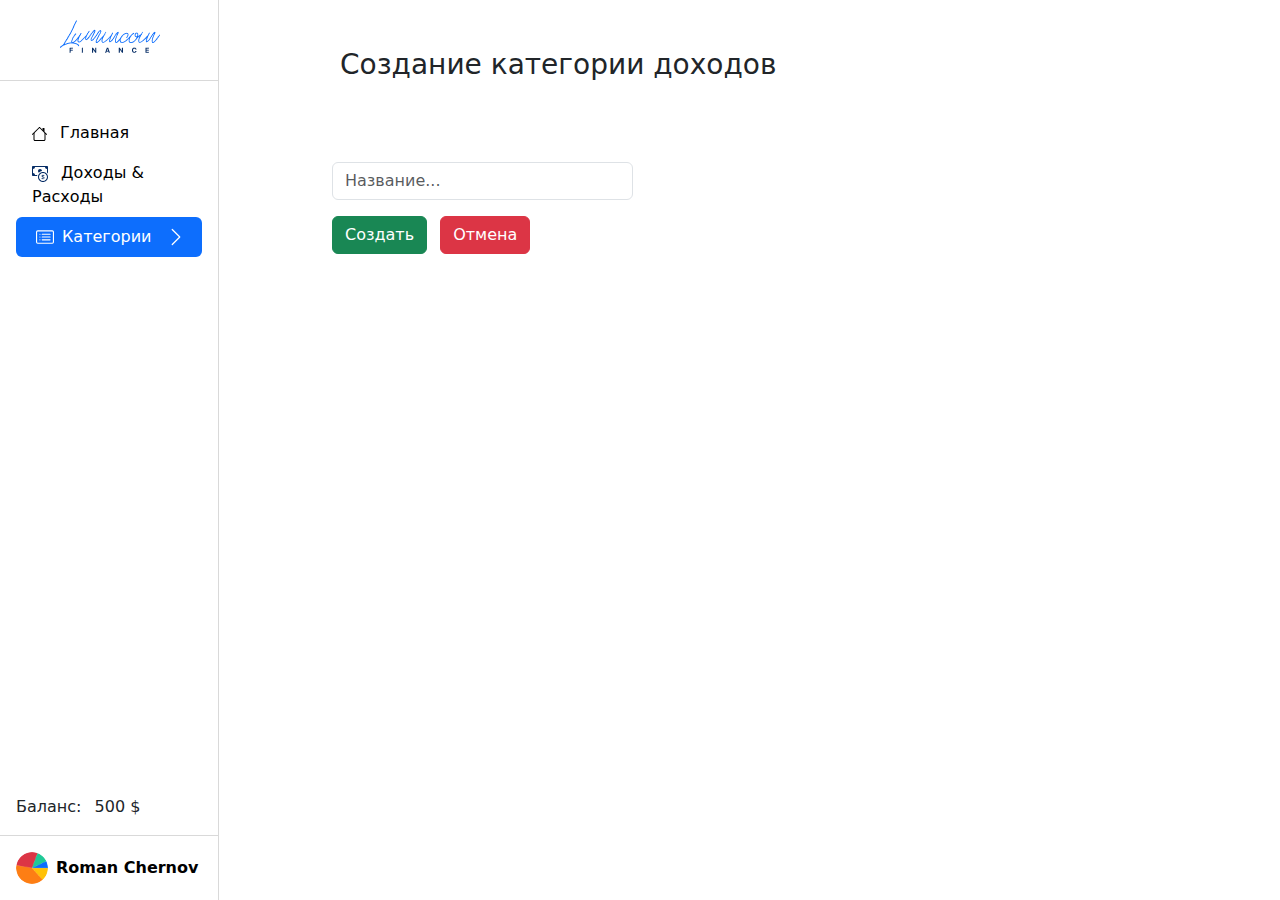
<file: make-income.html>
<!DOCTYPE html>
<html lang="ru">
<head>
    <meta charset="UTF-8">
    <meta name="viewport" content="width=device-width, initial-scale=1">
    <title>Создание категории доходов</title>
    <link rel="stylesheet" href="src/css/bootstrap.css">
    <link rel="stylesheet" href="src/css/sidebars.css">
    <link rel="stylesheet" href="src/css/my-style.css">
</head>
<body>
<!--<h5 class="text-center mt-2 p-3 bg-body-tertiary rounded-3">Создание проекта с нуля на JS. Этап 1</h5>-->
<!--<main class="d-flex">-->
<div class="container-fluid">
    <div class="row">
        <div class="container my-sidebar col-3 ps-0 pe-0">
            <div class="my-left-sidebar d-flex flex-column flex-shrink-0 my-border vh-100 ">
                <div class="d-flex my-bottom-border">
                    <a href="javascript:void(0)" class="brand-link" style="margin: 20px auto;">
                        <img src="src/images/logo-js0.png" alt="Logo" class="brand-image">
                    </a>
                </div>
                <ul class="nav nav-pills flex-column mb-auto pt-3 m-3">
                    <li class="nav-item">
                        <a href="index.html" class="nav-link link-body-emphasis" aria-current="page">
                            <svg class="bi pe-none me-2" width="15" height="14" viewBox="0 0 15 14" fill="none"
                                 xmlns="http://www.w3.org/2000/svg">
                                <path fill-rule="evenodd" clip-rule="evenodd"
                                      d="M1.5 12.3964V5.89644H2.5V12.3964C2.5 12.6726 2.72386 12.8964 3 12.8964H12C12.2761 12.8964 12.5 12.6726 12.5 12.3964V5.89644H13.5V12.3964C13.5 13.2249 12.8284 13.8964 12 13.8964H3C2.17157 13.8964 1.5 13.2249 1.5 12.3964Z"
                                      fill="black"/>
                                <path fill-rule="evenodd" clip-rule="evenodd"
                                      d="M12.5 1.39644V4.89644L10.5 2.89644V1.39644C10.5 1.1203 10.7239 0.89644 11 0.89644H12C12.2761 0.89644 12.5 1.1203 12.5 1.39644Z"
                                      fill="black"/>
                                <path fill-rule="evenodd" clip-rule="evenodd"
                                      d="M6.79289 0.39644C7.18342 0.00591397 7.81658 0.00591606 8.20711 0.39644L14.8536 7.04289C15.0488 7.23815 15.0488 7.55473 14.8536 7.74999C14.6583 7.94526 14.3417 7.94526 14.1464 7.74999L7.5 1.10355L0.853553 7.74999C0.658291 7.94526 0.341709 7.94526 0.146447 7.74999C-0.0488155 7.55473 -0.0488155 7.23815 0.146447 7.04289L6.79289 0.39644Z"
                                      fill="black"/>
                                <use xlink:href="javascript:void(0)"></use>
                            </svg>
                            Главная
                        </a>
                    </li>
                    <li class="nav-item">
                        <a href="all-items.html" class="nav-link link-body-emphasis">
                            <svg class="bi pe-none me-2" width="16" height="16" viewBox="0 0 16 16" fill="none"
                                 xmlns="http://www.w3.org/2000/svg">
                                <path fill-rule="evenodd" clip-rule="evenodd"
                                      d="M11 15C13.2091 15 15 13.2091 15 11C15 8.79086 13.2091 7 11 7C8.79086 7 7 8.79086 7 11C7 13.2091 8.79086 15 11 15ZM16 11C16 13.7614 13.7614 16 11 16C8.23858 16 6 13.7614 6 11C6 8.23858 8.23858 6 11 6C13.7614 6 16 8.23858 16 11Z"
                                      fill="#052C65"/>
                                <path d="M9.4375 11.9444C9.48519 12.5403 9.95568 13.0049 10.8013 13.0599V13.5H11.1764V13.0568C12.0507 12.9957 12.5625 12.5281 12.5625 11.8496C12.5625 11.2323 12.1715 10.9144 11.4721 10.7494L11.1764 10.6791V9.48105C11.5516 9.52384 11.79 9.72861 11.8472 10.0128H12.5053C12.4576 9.43826 11.9648 8.989 11.1764 8.9401V8.5H10.8013V8.94927C10.0542 9.02262 9.54559 9.47188 9.54559 10.1076C9.54559 10.6699 9.92389 11.0275 10.5533 11.1742L10.8013 11.2353V12.5067C10.4166 12.4487 10.1623 12.2378 10.1051 11.9444H9.4375ZM10.7981 10.5905C10.4294 10.5049 10.2291 10.3307 10.2291 10.0678C10.2291 9.77445 10.4453 9.5544 10.8013 9.49022V10.5905H10.7981ZM11.2305 11.3362C11.6787 11.4401 11.8854 11.6082 11.8854 11.9046C11.8854 12.2439 11.6279 12.4762 11.1764 12.5189V11.324L11.2305 11.3362Z"
                                      fill="#052C65"/>
                                <path d="M1 0C0.447715 0 0 0.447716 0 1V9C0 9.55229 0.447715 10 1 10H5.08296C5.1407 9.65585 5.22773 9.32163 5.34141 9H3C3 7.89543 2.10457 7 1 7V3C2.10457 3 3 2.10457 3 1H13C13 2.10457 13.8954 3 15 3V6.52779C15.3801 6.86799 15.7166 7.25594 16 7.68221V1C16 0.447715 15.5523 0 15 0H1Z"
                                      fill="#052C65"/>
                                <path d="M9.9983 5.08325C9.99943 5.05564 10 5.02789 10 5C10 3.89543 9.10457 3 8 3C6.89543 3 6 3.89543 6 5C6 5.6845 6.34387 6.28869 6.86829 6.64924C7.71486 5.84504 8.79591 5.28533 9.9983 5.08325Z"
                                      fill="#052C65"/>
                                <use xlink:href="javascript:void(0)"></use>
                            </svg>
                            Доходы & Расходы
                        </a>
                    </li>
                    <li class="nav-item dropdown" data-bs-theme="light">
                        <button style="width: 100%;" class="btn text-start nav-link active" type="button" id="ButtonLight"
                                data-bs-toggle="dropdown" aria-expanded="false">
                            <!--                    <button style="width: 248px;" class="btn btn-primary dropdown-toggle text-start" type="button" id="ButtonLight" data-bs-toggle="dropdown" aria-expanded="false">-->

                            <div class="d-flex justify-content-between align-items-center">

                                <div class="d-flex align-items-center">
                                    <svg xmlns="http://www.w3.org/2000/svg" width="18" height="18" fill="currentColor"
                                         class="bi bi-card-list ms-1" viewBox="0 0 16 16">
                                        <path d="M14.5 3a.5.5 0 0 1 .5.5v9a.5.5 0 0 1-.5.5h-13a.5.5 0 0 1-.5-.5v-9a.5.5 0 0 1 .5-.5zm-13-1A1.5 1.5 0 0 0 0 3.5v9A1.5 1.5 0 0 0 1.5 14h13a1.5 1.5 0 0 0 1.5-1.5v-9A1.5 1.5 0 0 0 14.5 2z"/>
                                        <path d="M5 8a.5.5 0 0 1 .5-.5h7a.5.5 0 0 1 0 1h-7A.5.5 0 0 1 5 8m0-2.5a.5.5 0 0 1 .5-.5h7a.5.5 0 0 1 0 1h-7a.5.5 0 0 1-.5-.5m0 5a.5.5 0 0 1 .5-.5h7a.5.5 0 0 1 0 1h-7a.5.5 0 0 1-.5-.5m-1-5a.5.5 0 1 1-1 0 .5.5 0 0 1 1 0M4 8a.5.5 0 1 1-1 0 .5.5 0 0 1 1 0m0 2.5a.5.5 0 1 1-1 0 .5.5 0 0 1 1 0"/>
                                    </svg>
                                    <div class="ms-2">Категории</div>
                                </div>
                                <svg width="20px" height="20px" viewBox="0 0 16 16" xmlns="http://www.w3.org/2000/svg"
                                     fill="#ffffff" class="bi bi-chevron-right">
                                    <path fill-rule="evenodd"
                                          d="M4.646 1.646a.5.5 0 0 1 .708 0l6 6a.5.5 0 0 1 0 .708l-6 6a.5.5 0 0 1-.708-.708L10.293 8 4.646 2.354a.5.5 0 0 1 0-.708z"/>
                                </svg>
                            </div>

                        </button>
                        <ul class="dropdown-menu w-100 shadow" aria-labelledby="dropdownMenuButtonLight">
                            <!--                    <ul class="dropdown-menu w-100 shadow">-->
                            <li><a class="dropdown-item active" href="income.html">
                                <svg xmlns="http://www.w3.org/2000/svg" width="16" height="16" fill="currentColor"
                                     class="bi bi-arrow-up-square me-2" viewBox="0 0 16 16">
                                    <path fill-rule="evenodd"
                                          d="M15 2a1 1 0 0 0-1-1H2a1 1 0 0 0-1 1v12a1 1 0 0 0 1 1h12a1 1 0 0 0 1-1zM0 2a2 2 0 0 1 2-2h12a2 2 0 0 1 2 2v12a2 2 0 0 1-2 2H2a2 2 0 0 1-2-2zm8.5 9.5a.5.5 0 0 1-1 0V5.707L5.354 7.854a.5.5 0 1 1-.708-.708l3-3a.5.5 0 0 1 .708 0l3 3a.5.5 0 0 1-.708.708L8.5 5.707z"/>
                                </svg>
                                Доходы</a></li>
                            <li><a class="dropdown-item" href="outcome.html">
                                <svg xmlns="http://www.w3.org/2000/svg" width="16" height="16" fill="currentColor"
                                     class="bi bi-arrow-down-square me-2" viewBox="0 0 16 16">
                                    <path fill-rule="evenodd"
                                          d="M15 2a1 1 0 0 0-1-1H2a1 1 0 0 0-1 1v12a1 1 0 0 0 1 1h12a1 1 0 0 0 1-1zM0 2a2 2 0 0 1 2-2h12a2 2 0 0 1 2 2v12a2 2 0 0 1-2 2H2a2 2 0 0 1-2-2zm8.5 2.5a.5.5 0 0 0-1 0v5.793L5.354 8.146a.5.5 0 1 0-.708.708l3 3a.5.5 0 0 0 .708 0l3-3a.5.5 0 0 0-.708-.708L8.5 10.293z"/>
                                </svg>
                                Расходы</a></li>
                            <!--                        <li><a class="dropdown-item" href="#">Расходы2</a></li>-->
                        </ul>

                    </li>
                </ul>
                <div class="p-3">Баланс: <span class="ms-2">500 $</span></div>
                <div class="nav-item dropdown my-top-border p-3" data-bs-theme="light">
                    <div class="d-flex align-items-center link-body-emphasis text-decoration-none"
                         data-bs-toggle="dropdown" aria-expanded="false">
                        <img src="src/images/group1.png" alt="" width="32" height="32" class="rounded-circle me-2">
                        <strong>Roman Chernov</strong>
                    </div>
                    <ul class="dropdown-menu w-100 shadow" aria-labelledby="dropdownMenuButtonLight">
                        <!--                    <ul class="dropdown-menu w-100 shadow">-->
                        <li><a class="dropdown-item" href="sing-in.html">LogIn</a></li>
                        <li><a class="dropdown-item" href="sign-up.html">SignUp</a></li>
                        <!--                        <li><a class="dropdown-item" href="#">Расходы2</a></li>-->
                    </ul>
                </div>
            </div>
        </div>


        <div class="container col col-xl-9 d-flex flex-column">
            <div class="my-sidebar h3 ms-2 py-5">Создание категории доходов</div>
            <div class="mobile-logo ">
                <div class="text-center p-3">
                    <a href="javascript:void(0)" class="brand-link" style="margin: 20px auto;">
                        <img src="src/images/logo-js0.png" alt="Logo" class="brand-image">
                    </a>
                </div>
                <!--                            <div class="h3 ms-5 mt-3 text-center">Создание дохода/расхода</div>-->
            </div>
            <div class="mobile-menu mb-3 mb-xl-03">
                <div class="btn-group-vertical btn-group-sm text-center" role="group"
                     aria-label="Меню-бургер">
                    <div class="btn-group btn-group-sm" style="width: 160px" role="group">
                        <button type="button" class="btn btn-outline-secondary dropdown-toggle" style="width: 160px"
                                data-bs-toggle="dropdown" aria-expanded="false" id="fade">
                            Меню
                        </button>


                        <ul class="dropdown-menu">
                            <!--                <button class="btn btn-sm btn-outline-secondary mx-2 px-3 mb-1 ms-4 w-75" type="button">Сегодня</button>-->
                            <!--                <a href="#" class="btn btn-sm btn-outline-secondary mx-2 px-3 mb-1 ms-4 w-75" role="button">Link-->
                            <!--                    Button</a>-->
                            <li class="nav-item">
                                <a href="index.html" class="btn btn-sm btn-outline-secondary mx-2 px-3 mb-1 ms-4 w-75"
                                   aria-current="page">
                                    <svg class="bi pe-none me-2" width="15" height="14" viewBox="0 0 15 14" fill="none"
                                         xmlns="http://www.w3.org/2000/svg">
                                        <path fill-rule="evenodd" clip-rule="evenodd"
                                              d="M1.5 12.3964V5.89644H2.5V12.3964C2.5 12.6726 2.72386 12.8964 3 12.8964H12C12.2761 12.8964 12.5 12.6726 12.5 12.3964V5.89644H13.5V12.3964C13.5 13.2249 12.8284 13.8964 12 13.8964H3C2.17157 13.8964 1.5 13.2249 1.5 12.3964Z"
                                              fill="black"/>
                                        <path fill-rule="evenodd" clip-rule="evenodd"
                                              d="M12.5 1.39644V4.89644L10.5 2.89644V1.39644C10.5 1.1203 10.7239 0.89644 11 0.89644H12C12.2761 0.89644 12.5 1.1203 12.5 1.39644Z"
                                              fill="black"/>
                                        <path fill-rule="evenodd" clip-rule="evenodd"
                                              d="M6.79289 0.39644C7.18342 0.00591397 7.81658 0.00591606 8.20711 0.39644L14.8536 7.04289C15.0488 7.23815 15.0488 7.55473 14.8536 7.74999C14.6583 7.94526 14.3417 7.94526 14.1464 7.74999L7.5 1.10355L0.853553 7.74999C0.658291 7.94526 0.341709 7.94526 0.146447 7.74999C-0.0488155 7.55473 -0.0488155 7.23815 0.146447 7.04289L6.79289 0.39644Z"
                                              fill="black"/>
                                        <use xlink:href="javascript:void(0)"></use>
                                    </svg>
                                    Главная
                                </a>
                            </li>
                            <li class="nav-item">
                                <a href="all-items.html"
                                   class="btn btn-sm btn-outline-secondary mx-2 px-3 mb-1 ms-4 w-75">
                                    <svg class="bi pe-none me-2" width="16" height="16" viewBox="0 0 16 16" fill="none"
                                         xmlns="http://www.w3.org/2000/svg">
                                        <path fill-rule="evenodd" clip-rule="evenodd"
                                              d="M11 15C13.2091 15 15 13.2091 15 11C15 8.79086 13.2091 7 11 7C8.79086 7 7 8.79086 7 11C7 13.2091 8.79086 15 11 15ZM16 11C16 13.7614 13.7614 16 11 16C8.23858 16 6 13.7614 6 11C6 8.23858 8.23858 6 11 6C13.7614 6 16 8.23858 16 11Z"
                                              fill="#052C65"/>
                                        <path d="M9.4375 11.9444C9.48519 12.5403 9.95568 13.0049 10.8013 13.0599V13.5H11.1764V13.0568C12.0507 12.9957 12.5625 12.5281 12.5625 11.8496C12.5625 11.2323 12.1715 10.9144 11.4721 10.7494L11.1764 10.6791V9.48105C11.5516 9.52384 11.79 9.72861 11.8472 10.0128H12.5053C12.4576 9.43826 11.9648 8.989 11.1764 8.9401V8.5H10.8013V8.94927C10.0542 9.02262 9.54559 9.47188 9.54559 10.1076C9.54559 10.6699 9.92389 11.0275 10.5533 11.1742L10.8013 11.2353V12.5067C10.4166 12.4487 10.1623 12.2378 10.1051 11.9444H9.4375ZM10.7981 10.5905C10.4294 10.5049 10.2291 10.3307 10.2291 10.0678C10.2291 9.77445 10.4453 9.5544 10.8013 9.49022V10.5905H10.7981ZM11.2305 11.3362C11.6787 11.4401 11.8854 11.6082 11.8854 11.9046C11.8854 12.2439 11.6279 12.4762 11.1764 12.5189V11.324L11.2305 11.3362Z"
                                              fill="#052C65"/>
                                        <path d="M1 0C0.447715 0 0 0.447716 0 1V9C0 9.55229 0.447715 10 1 10H5.08296C5.1407 9.65585 5.22773 9.32163 5.34141 9H3C3 7.89543 2.10457 7 1 7V3C2.10457 3 3 2.10457 3 1H13C13 2.10457 13.8954 3 15 3V6.52779C15.3801 6.86799 15.7166 7.25594 16 7.68221V1C16 0.447715 15.5523 0 15 0H1Z"
                                              fill="#052C65"/>
                                        <path d="M9.9983 5.08325C9.99943 5.05564 10 5.02789 10 5C10 3.89543 9.10457 3 8 3C6.89543 3 6 3.89543 6 5C6 5.6845 6.34387 6.28869 6.86829 6.64924C7.71486 5.84504 8.79591 5.28533 9.9983 5.08325Z"
                                              fill="#052C65"/>
                                        <use xlink:href="javascript:void(0)"></use>
                                    </svg>
                                    Доходы & Расходы
                                </a>
                            </li>
                            <li class="nav-item">
                                <a href="income.html" class="btn btn-sm btn-outline-secondary mx-2 px-3 mb-1 ms-4 w-75">
                                    <svg xmlns="http://www.w3.org/2000/svg" width="16" height="16" fill="currentColor"
                                         class="bi bi-arrow-up-square me-2" viewBox="0 0 16 16">
                                        <path fill-rule="evenodd"
                                              d="M15 2a1 1 0 0 0-1-1H2a1 1 0 0 0-1 1v12a1 1 0 0 0 1 1h12a1 1 0 0 0 1-1zM0 2a2 2 0 0 1 2-2h12a2 2 0 0 1 2 2v12a2 2 0 0 1-2 2H2a2 2 0 0 1-2-2zm8.5 9.5a.5.5 0 0 1-1 0V5.707L5.354 7.854a.5.5 0 1 1-.708-.708l3-3a.5.5 0 0 1 .708 0l3 3a.5.5 0 0 1-.708.708L8.5 5.707z"/>
                                    </svg>
                                    Доходы</a>
                            </li>
                            <li class="nav-item">
                                <a href="outcome.html"
                                   class="btn btn-sm btn-outline-secondary mx-2 px-3 mb-1 ms-4 w-75">
                                    <svg xmlns="http://www.w3.org/2000/svg" width="16" height="16" fill="currentColor"
                                         class="bi bi-arrow-down-square me-2" viewBox="0 0 16 16">
                                        <path fill-rule="evenodd"
                                              d="M15 2a1 1 0 0 0-1-1H2a1 1 0 0 0-1 1v12a1 1 0 0 0 1 1h12a1 1 0 0 0 1-1zM0 2a2 2 0 0 1 2-2h12a2 2 0 0 1 2 2v12a2 2 0 0 1-2 2H2a2 2 0 0 1-2-2zm8.5 2.5a.5.5 0 0 0-1 0v5.793L5.354 8.146a.5.5 0 1 0-.708.708l3 3a.5.5 0 0 0 .708 0l3-3a.5.5 0 0 0-.708-.708L8.5 10.293z"/>
                                    </svg>
                                    Расходы</a>
                            </li>


                            <!--            </div>-->
                            <hr>
                            <div class="d-flex justify-content-center text-center align-items-center mb-2 text-decoration-none"
                                 data-bs-toggle="dropdown" aria-expanded="false">
                                <img src="src/images/group1.png" alt="" width="20" height="20"
                                     class="rounded-circle me-1">
                                <strong>Roman Chernov</strong>
                            </div>
                            <li class="nav-item"><a class="btn btn-sm btn-outline-secondary mx-2 px-3 mb-1 ms-4 w-75"
                                                    href="sing-in.html">LogOut</a></li>
<!--                            <li class="nav-item"><a class="btn btn-sm btn-outline-secondary mx-2 px-3 mb-1 ms-4 w-75"-->
<!--                                                    href="sign-up.html">SignUp</a></li>-->

                            <div class="d-flex justify-content-center">Баланс: <span class="ms-20">500 $</span></div>
                        </ul>
                    </div>
                </div>
            </div>

            <form class="row g-3">
                <div class="mobile-title h5 pt-3 pt-sm-0 mb-0 text-center">Создание категории доходов</div>
                <div class="col-12 col-md-6 offset-md-3 offset-xl-0 col-xl-4">

                    <label for="formGroupExampleInput" class="form-label"></label>
                    <input type="text" class="form-control mb-3" id="formGroupExampleInput"
                           placeholder="Название...">
                    <a href="#" class="btn btn-success me-2" data-bs-toggle="modal" data-bs-target="#staticBackdrop">Создать</a>
                    <input class="btn btn-danger" type="reset" value="Отмена">
                </div>
            </form>
            <!--</main>-->
        </div>
    </div>


    <!-- Кнопка-триггер модального окна -->
    <!--    <button type="button" class="btn btn-primary" data-bs-toggle="modal" data-bs-target="#staticBackdrop">-->
    <!--        Запустить модальное окно со статическим фоном-->
    <!--    </button>-->

    <!-- Модальное окно -->
    <div class="modal fade" id="staticBackdrop" data-bs-backdrop="static" data-bs-keyboard="false" tabindex="-1"
         aria-labelledby="staticBackdropLabel" aria-hidden="true">
        <div class="modal-dialog modal-dialog-centered">
            <div class="modal-content text-center">

                <div class="modal-body">
                    <h1 class=" fs-5" id="staticBackdropLabel">Вы создали новую категорию!</h1>
                    <a class="btn btn-outline-secondary " href="income.html" role="button">Закрыть</a>
<!--                    <button type="button" class="btn-close" data-bs-dismiss="modal" aria-label="Закрыть"></button>-->
                </div>

            </div>
        </div>
    </div>


</div>

<script src="src/js/popper.js"></script>
<script src="src/js/bootstrap.js"></script>
<script src="src/js/sidebars.js"></script>

</body>

</html>
</file>
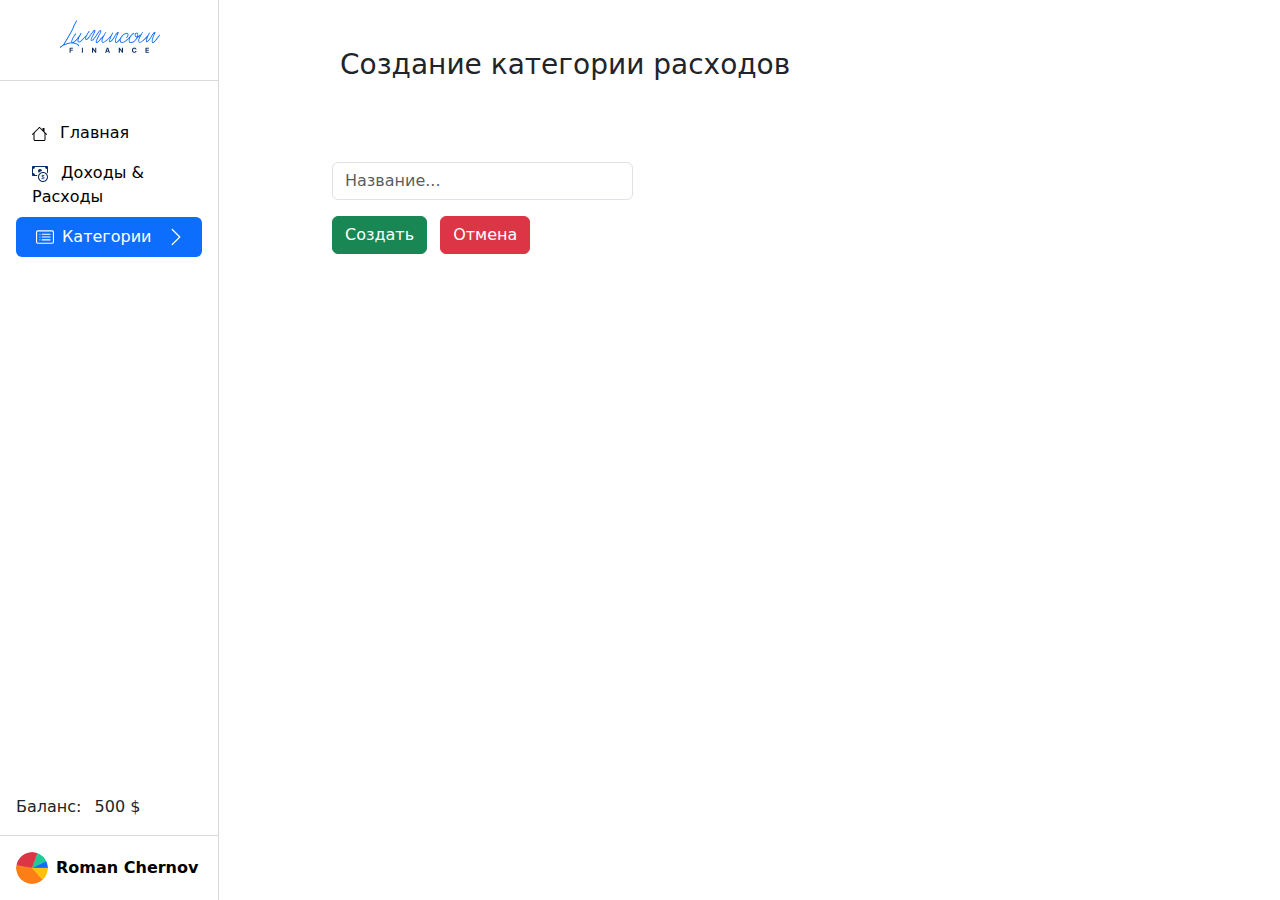
<file: make-outcome.html>
<!DOCTYPE html>
<html lang="ru">
<head>
    <meta charset="UTF-8">
    <meta name="viewport" content="width=device-width, initial-scale=1">
    <title>Создание категории расходов</title>
    <link rel="stylesheet" href="src/css/bootstrap.css">
    <link rel="stylesheet" href="src/css/sidebars.css">
    <link rel="stylesheet" href="src/css/my-style.css">
</head>
<body>
<!--<h5 class="text-center mt-2 p-3 bg-body-tertiary rounded-3">Создание проекта с нуля на JS. Этап 1</h5>-->
<!--<main class="d-flex">-->
<div class="container-fluid">
    <div class="row">
        <div class="container my-sidebar col-3 ps-0 pe-0">
            <div class="my-left-sidebar d-flex flex-column flex-shrink-0 my-border vh-100 ">
                <div class="d-flex my-bottom-border">
                    <a href="javascript:void(0)" class="brand-link" style="margin: 20px auto;">
                        <img src="src/images/logo-js0.png" alt="Logo" class="brand-image">
                    </a>
                </div>
                <ul class="nav nav-pills flex-column mb-auto pt-3 m-3">
                    <li class="nav-item">
                        <a href="index.html" class="nav-link link-body-emphasis" aria-current="page">
                            <svg class="bi pe-none me-2" width="15" height="14" viewBox="0 0 15 14" fill="none"
                                 xmlns="http://www.w3.org/2000/svg">
                                <path fill-rule="evenodd" clip-rule="evenodd"
                                      d="M1.5 12.3964V5.89644H2.5V12.3964C2.5 12.6726 2.72386 12.8964 3 12.8964H12C12.2761 12.8964 12.5 12.6726 12.5 12.3964V5.89644H13.5V12.3964C13.5 13.2249 12.8284 13.8964 12 13.8964H3C2.17157 13.8964 1.5 13.2249 1.5 12.3964Z"
                                      fill="black"/>
                                <path fill-rule="evenodd" clip-rule="evenodd"
                                      d="M12.5 1.39644V4.89644L10.5 2.89644V1.39644C10.5 1.1203 10.7239 0.89644 11 0.89644H12C12.2761 0.89644 12.5 1.1203 12.5 1.39644Z"
                                      fill="black"/>
                                <path fill-rule="evenodd" clip-rule="evenodd"
                                      d="M6.79289 0.39644C7.18342 0.00591397 7.81658 0.00591606 8.20711 0.39644L14.8536 7.04289C15.0488 7.23815 15.0488 7.55473 14.8536 7.74999C14.6583 7.94526 14.3417 7.94526 14.1464 7.74999L7.5 1.10355L0.853553 7.74999C0.658291 7.94526 0.341709 7.94526 0.146447 7.74999C-0.0488155 7.55473 -0.0488155 7.23815 0.146447 7.04289L6.79289 0.39644Z"
                                      fill="black"/>
                                <use xlink:href="javascript:void(0)"></use>
                            </svg>
                            Главная
                        </a>
                    </li>
                    <li class="nav-item">
                        <a href="all-items.html" class="nav-link link-body-emphasis">
                            <svg class="bi pe-none me-2" width="16" height="16" viewBox="0 0 16 16" fill="none"
                                 xmlns="http://www.w3.org/2000/svg">
                                <path fill-rule="evenodd" clip-rule="evenodd"
                                      d="M11 15C13.2091 15 15 13.2091 15 11C15 8.79086 13.2091 7 11 7C8.79086 7 7 8.79086 7 11C7 13.2091 8.79086 15 11 15ZM16 11C16 13.7614 13.7614 16 11 16C8.23858 16 6 13.7614 6 11C6 8.23858 8.23858 6 11 6C13.7614 6 16 8.23858 16 11Z"
                                      fill="#052C65"/>
                                <path d="M9.4375 11.9444C9.48519 12.5403 9.95568 13.0049 10.8013 13.0599V13.5H11.1764V13.0568C12.0507 12.9957 12.5625 12.5281 12.5625 11.8496C12.5625 11.2323 12.1715 10.9144 11.4721 10.7494L11.1764 10.6791V9.48105C11.5516 9.52384 11.79 9.72861 11.8472 10.0128H12.5053C12.4576 9.43826 11.9648 8.989 11.1764 8.9401V8.5H10.8013V8.94927C10.0542 9.02262 9.54559 9.47188 9.54559 10.1076C9.54559 10.6699 9.92389 11.0275 10.5533 11.1742L10.8013 11.2353V12.5067C10.4166 12.4487 10.1623 12.2378 10.1051 11.9444H9.4375ZM10.7981 10.5905C10.4294 10.5049 10.2291 10.3307 10.2291 10.0678C10.2291 9.77445 10.4453 9.5544 10.8013 9.49022V10.5905H10.7981ZM11.2305 11.3362C11.6787 11.4401 11.8854 11.6082 11.8854 11.9046C11.8854 12.2439 11.6279 12.4762 11.1764 12.5189V11.324L11.2305 11.3362Z"
                                      fill="#052C65"/>
                                <path d="M1 0C0.447715 0 0 0.447716 0 1V9C0 9.55229 0.447715 10 1 10H5.08296C5.1407 9.65585 5.22773 9.32163 5.34141 9H3C3 7.89543 2.10457 7 1 7V3C2.10457 3 3 2.10457 3 1H13C13 2.10457 13.8954 3 15 3V6.52779C15.3801 6.86799 15.7166 7.25594 16 7.68221V1C16 0.447715 15.5523 0 15 0H1Z"
                                      fill="#052C65"/>
                                <path d="M9.9983 5.08325C9.99943 5.05564 10 5.02789 10 5C10 3.89543 9.10457 3 8 3C6.89543 3 6 3.89543 6 5C6 5.6845 6.34387 6.28869 6.86829 6.64924C7.71486 5.84504 8.79591 5.28533 9.9983 5.08325Z"
                                      fill="#052C65"/>
                                <use xlink:href="javascript:void(0)"></use>
                            </svg>
                            Доходы & Расходы
                        </a>
                    </li>
                    <li class="nav-item dropdown" data-bs-theme="light">
                        <button style="width: 100%;" class="btn text-start nav-link active" type="button" id="ButtonLight"
                                data-bs-toggle="dropdown" aria-expanded="false">
                            <!--                    <button style="width: 248px;" class="btn btn-primary dropdown-toggle text-start" type="button" id="ButtonLight" data-bs-toggle="dropdown" aria-expanded="false">-->

                            <div class="d-flex justify-content-between align-items-center">

                                <div class="d-flex align-items-center">
                                    <svg xmlns="http://www.w3.org/2000/svg" width="18" height="18" fill="currentColor"
                                         class="bi bi-card-list ms-1" viewBox="0 0 16 16">
                                        <path d="M14.5 3a.5.5 0 0 1 .5.5v9a.5.5 0 0 1-.5.5h-13a.5.5 0 0 1-.5-.5v-9a.5.5 0 0 1 .5-.5zm-13-1A1.5 1.5 0 0 0 0 3.5v9A1.5 1.5 0 0 0 1.5 14h13a1.5 1.5 0 0 0 1.5-1.5v-9A1.5 1.5 0 0 0 14.5 2z"/>
                                        <path d="M5 8a.5.5 0 0 1 .5-.5h7a.5.5 0 0 1 0 1h-7A.5.5 0 0 1 5 8m0-2.5a.5.5 0 0 1 .5-.5h7a.5.5 0 0 1 0 1h-7a.5.5 0 0 1-.5-.5m0 5a.5.5 0 0 1 .5-.5h7a.5.5 0 0 1 0 1h-7a.5.5 0 0 1-.5-.5m-1-5a.5.5 0 1 1-1 0 .5.5 0 0 1 1 0M4 8a.5.5 0 1 1-1 0 .5.5 0 0 1 1 0m0 2.5a.5.5 0 1 1-1 0 .5.5 0 0 1 1 0"/>
                                    </svg>
                                    <div class="ms-2">Категории</div>
                                </div>
                                <svg width="20px" height="20px" viewBox="0 0 16 16" xmlns="http://www.w3.org/2000/svg"
                                     fill="#ffffff" class="bi bi-chevron-right">
                                    <path fill-rule="evenodd"
                                          d="M4.646 1.646a.5.5 0 0 1 .708 0l6 6a.5.5 0 0 1 0 .708l-6 6a.5.5 0 0 1-.708-.708L10.293 8 4.646 2.354a.5.5 0 0 1 0-.708z"/>
                                </svg>
                            </div>

                        </button>
                        <ul class="dropdown-menu w-100 shadow" aria-labelledby="dropdownMenuButtonLight">
                            <!--                    <ul class="dropdown-menu w-100 shadow">-->
                            <li><a class="dropdown-item active" href="income.html">
                                <svg xmlns="http://www.w3.org/2000/svg" width="16" height="16" fill="currentColor"
                                     class="bi bi-arrow-up-square me-2" viewBox="0 0 16 16">
                                    <path fill-rule="evenodd"
                                          d="M15 2a1 1 0 0 0-1-1H2a1 1 0 0 0-1 1v12a1 1 0 0 0 1 1h12a1 1 0 0 0 1-1zM0 2a2 2 0 0 1 2-2h12a2 2 0 0 1 2 2v12a2 2 0 0 1-2 2H2a2 2 0 0 1-2-2zm8.5 9.5a.5.5 0 0 1-1 0V5.707L5.354 7.854a.5.5 0 1 1-.708-.708l3-3a.5.5 0 0 1 .708 0l3 3a.5.5 0 0 1-.708.708L8.5 5.707z"/>
                                </svg>
                                Доходы</a></li>
                            <li><a class="dropdown-item" href="outcome.html">
                                <svg xmlns="http://www.w3.org/2000/svg" width="16" height="16" fill="currentColor"
                                     class="bi bi-arrow-down-square me-2" viewBox="0 0 16 16">
                                    <path fill-rule="evenodd"
                                          d="M15 2a1 1 0 0 0-1-1H2a1 1 0 0 0-1 1v12a1 1 0 0 0 1 1h12a1 1 0 0 0 1-1zM0 2a2 2 0 0 1 2-2h12a2 2 0 0 1 2 2v12a2 2 0 0 1-2 2H2a2 2 0 0 1-2-2zm8.5 2.5a.5.5 0 0 0-1 0v5.793L5.354 8.146a.5.5 0 1 0-.708.708l3 3a.5.5 0 0 0 .708 0l3-3a.5.5 0 0 0-.708-.708L8.5 10.293z"/>
                                </svg>
                                Расходы</a></li>
                            <!--                        <li><a class="dropdown-item" href="#">Расходы2</a></li>-->
                        </ul>

                    </li>
                </ul>
                <div class="p-3">Баланс: <span class="ms-2">500 $</span></div>
                <div class="nav-item dropdown my-top-border p-3" data-bs-theme="light">
                    <div class="d-flex align-items-center link-body-emphasis text-decoration-none"
                         data-bs-toggle="dropdown" aria-expanded="false">
                        <img src="src/images/group1.png" alt="" width="32" height="32" class="rounded-circle me-2">
                        <strong>Roman Chernov</strong>
                    </div>
                    <ul class="dropdown-menu w-100 shadow" aria-labelledby="dropdownMenuButtonLight">
                        <!--                    <ul class="dropdown-menu w-100 shadow">-->
                        <li><a class="dropdown-item" href="sing-in.html">LogIn</a></li>
                        <li><a class="dropdown-item" href="sign-up.html">SignUp</a></li>
                        <!--                        <li><a class="dropdown-item" href="#">Расходы2</a></li>-->
                    </ul>
                </div>
            </div>
        </div>
        <div class="container col col-xl-9 d-flex flex-column">
            <div class="my-sidebar h3 ms-2 py-5">Создание категории расходов</div>
            <div class="mobile-logo ">
                <div class="text-center p-3">
                    <a href="javascript:void(0)" class="brand-link" style="margin: 20px auto;">
                        <img src="src/images/logo-js0.png" alt="Logo" class="brand-image">
                    </a>
                </div>
                <!--                            <div class="h3 ms-5 mt-3 text-center">Создание дохода/расхода</div>-->
            </div>
            <div class="mobile-menu mb-3 mb-xl-0">
                <div class="btn-group-vertical btn-group-sm text-center" role="group"
                     aria-label="Меню-бургер">
                    <div class="btn-group btn-group-sm" style="width: 160px" role="group">
                        <button type="button" class="btn btn-outline-secondary dropdown-toggle" style="width: 160px"
                                data-bs-toggle="dropdown" aria-expanded="false" id="fade">
                            Меню
                        </button>


                        <ul class="dropdown-menu">
                            <!--                <button class="btn btn-sm btn-outline-secondary mx-2 px-3 mb-1 ms-4 w-75" type="button">Сегодня</button>-->
                            <!--                <a href="#" class="btn btn-sm btn-outline-secondary mx-2 px-3 mb-1 ms-4 w-75" role="button">Link-->
                            <!--                    Button</a>-->
                            <li class="nav-item">
                                <a href="index.html" class="btn btn-sm btn-outline-secondary mx-2 px-3 mb-1 ms-4 w-75"
                                   aria-current="page">
                                    <svg class="bi pe-none me-2" width="15" height="14" viewBox="0 0 15 14" fill="none"
                                         xmlns="http://www.w3.org/2000/svg">
                                        <path fill-rule="evenodd" clip-rule="evenodd"
                                              d="M1.5 12.3964V5.89644H2.5V12.3964C2.5 12.6726 2.72386 12.8964 3 12.8964H12C12.2761 12.8964 12.5 12.6726 12.5 12.3964V5.89644H13.5V12.3964C13.5 13.2249 12.8284 13.8964 12 13.8964H3C2.17157 13.8964 1.5 13.2249 1.5 12.3964Z"
                                              fill="black"/>
                                        <path fill-rule="evenodd" clip-rule="evenodd"
                                              d="M12.5 1.39644V4.89644L10.5 2.89644V1.39644C10.5 1.1203 10.7239 0.89644 11 0.89644H12C12.2761 0.89644 12.5 1.1203 12.5 1.39644Z"
                                              fill="black"/>
                                        <path fill-rule="evenodd" clip-rule="evenodd"
                                              d="M6.79289 0.39644C7.18342 0.00591397 7.81658 0.00591606 8.20711 0.39644L14.8536 7.04289C15.0488 7.23815 15.0488 7.55473 14.8536 7.74999C14.6583 7.94526 14.3417 7.94526 14.1464 7.74999L7.5 1.10355L0.853553 7.74999C0.658291 7.94526 0.341709 7.94526 0.146447 7.74999C-0.0488155 7.55473 -0.0488155 7.23815 0.146447 7.04289L6.79289 0.39644Z"
                                              fill="black"/>
                                        <use xlink:href="javascript:void(0)"></use>
                                    </svg>
                                    Главная
                                </a>
                            </li>
                            <li class="nav-item">
                                <a href="all-items.html"
                                   class="btn btn-sm btn-outline-secondary mx-2 px-3 mb-1 ms-4 w-75">
                                    <svg class="bi pe-none me-2" width="16" height="16" viewBox="0 0 16 16" fill="none"
                                         xmlns="http://www.w3.org/2000/svg">
                                        <path fill-rule="evenodd" clip-rule="evenodd"
                                              d="M11 15C13.2091 15 15 13.2091 15 11C15 8.79086 13.2091 7 11 7C8.79086 7 7 8.79086 7 11C7 13.2091 8.79086 15 11 15ZM16 11C16 13.7614 13.7614 16 11 16C8.23858 16 6 13.7614 6 11C6 8.23858 8.23858 6 11 6C13.7614 6 16 8.23858 16 11Z"
                                              fill="#052C65"/>
                                        <path d="M9.4375 11.9444C9.48519 12.5403 9.95568 13.0049 10.8013 13.0599V13.5H11.1764V13.0568C12.0507 12.9957 12.5625 12.5281 12.5625 11.8496C12.5625 11.2323 12.1715 10.9144 11.4721 10.7494L11.1764 10.6791V9.48105C11.5516 9.52384 11.79 9.72861 11.8472 10.0128H12.5053C12.4576 9.43826 11.9648 8.989 11.1764 8.9401V8.5H10.8013V8.94927C10.0542 9.02262 9.54559 9.47188 9.54559 10.1076C9.54559 10.6699 9.92389 11.0275 10.5533 11.1742L10.8013 11.2353V12.5067C10.4166 12.4487 10.1623 12.2378 10.1051 11.9444H9.4375ZM10.7981 10.5905C10.4294 10.5049 10.2291 10.3307 10.2291 10.0678C10.2291 9.77445 10.4453 9.5544 10.8013 9.49022V10.5905H10.7981ZM11.2305 11.3362C11.6787 11.4401 11.8854 11.6082 11.8854 11.9046C11.8854 12.2439 11.6279 12.4762 11.1764 12.5189V11.324L11.2305 11.3362Z"
                                              fill="#052C65"/>
                                        <path d="M1 0C0.447715 0 0 0.447716 0 1V9C0 9.55229 0.447715 10 1 10H5.08296C5.1407 9.65585 5.22773 9.32163 5.34141 9H3C3 7.89543 2.10457 7 1 7V3C2.10457 3 3 2.10457 3 1H13C13 2.10457 13.8954 3 15 3V6.52779C15.3801 6.86799 15.7166 7.25594 16 7.68221V1C16 0.447715 15.5523 0 15 0H1Z"
                                              fill="#052C65"/>
                                        <path d="M9.9983 5.08325C9.99943 5.05564 10 5.02789 10 5C10 3.89543 9.10457 3 8 3C6.89543 3 6 3.89543 6 5C6 5.6845 6.34387 6.28869 6.86829 6.64924C7.71486 5.84504 8.79591 5.28533 9.9983 5.08325Z"
                                              fill="#052C65"/>
                                        <use xlink:href="javascript:void(0)"></use>
                                    </svg>
                                    Доходы & Расходы
                                </a>
                            </li>
                            <li class="nav-item">
                                <a href="income.html" class="btn btn-sm btn-outline-secondary mx-2 px-3 mb-1 ms-4 w-75">
                                    <svg xmlns="http://www.w3.org/2000/svg" width="16" height="16" fill="currentColor"
                                         class="bi bi-arrow-up-square me-2" viewBox="0 0 16 16">
                                        <path fill-rule="evenodd"
                                              d="M15 2a1 1 0 0 0-1-1H2a1 1 0 0 0-1 1v12a1 1 0 0 0 1 1h12a1 1 0 0 0 1-1zM0 2a2 2 0 0 1 2-2h12a2 2 0 0 1 2 2v12a2 2 0 0 1-2 2H2a2 2 0 0 1-2-2zm8.5 9.5a.5.5 0 0 1-1 0V5.707L5.354 7.854a.5.5 0 1 1-.708-.708l3-3a.5.5 0 0 1 .708 0l3 3a.5.5 0 0 1-.708.708L8.5 5.707z"/>
                                    </svg>
                                    Доходы</a>
                            </li>
                            <li class="nav-item">
                                <a href="outcome.html"
                                   class="btn btn-sm btn-outline-secondary mx-2 px-3 mb-1 ms-4 w-75">
                                    <svg xmlns="http://www.w3.org/2000/svg" width="16" height="16" fill="currentColor"
                                         class="bi bi-arrow-down-square me-2" viewBox="0 0 16 16">
                                        <path fill-rule="evenodd"
                                              d="M15 2a1 1 0 0 0-1-1H2a1 1 0 0 0-1 1v12a1 1 0 0 0 1 1h12a1 1 0 0 0 1-1zM0 2a2 2 0 0 1 2-2h12a2 2 0 0 1 2 2v12a2 2 0 0 1-2 2H2a2 2 0 0 1-2-2zm8.5 2.5a.5.5 0 0 0-1 0v5.793L5.354 8.146a.5.5 0 1 0-.708.708l3 3a.5.5 0 0 0 .708 0l3-3a.5.5 0 0 0-.708-.708L8.5 10.293z"/>
                                    </svg>
                                    Расходы</a>
                            </li>


                            <!--            </div>-->
                            <hr>
                            <div class="d-flex justify-content-center text-center align-items-center mb-2 text-decoration-none"
                                 data-bs-toggle="dropdown" aria-expanded="false">
                                <img src="src/images/group1.png" alt="" width="20" height="20"
                                     class="rounded-circle me-1">
                                <strong>Roman Chernov</strong>
                            </div>
                            <li class="nav-item"><a class="btn btn-sm btn-outline-secondary mx-2 px-3 mb-1 ms-4 w-75"
                                                    href="sing-in.html">LogOut</a></li>
<!--                            <li class="nav-item"><a class="btn btn-sm btn-outline-secondary mx-2 px-3 mb-1 ms-4 w-75"-->
<!--                                                    href="sign-up.html">SignUp</a></li>-->

                            <div class="d-flex justify-content-center">Баланс: <span class="ms-20">500 $</span></div>
                        </ul>
                    </div>
                </div>
            </div>

            <form class="row g-3">
                <div class="mobile-title h5 pt-3 pt-sm-0 mb-0 text-center">Создание категории расходов</div>
                <div class="col-12 col-md-6 offset-md-3 offset-xl-0 col-xl-4">

                    <label for="formGroupExampleInput" class="form-label"></label>
                    <input type="text" class="form-control mb-3" id="formGroupExampleInput"
                           placeholder="Название...">
                    <a href="#" class="btn btn-success me-2" data-bs-toggle="modal" data-bs-target="#staticBackdrop">Создать</a>
                    <input class="btn btn-danger" type="reset" value="Отмена">
                </div>
            </form>
            <!--</main>-->
        </div>
    </div>


    <!-- Кнопка-триггер модального окна -->
    <!--    <button type="button" class="btn btn-primary" data-bs-toggle="modal" data-bs-target="#staticBackdrop">-->
    <!--        Запустить модальное окно со статическим фоном-->
    <!--    </button>-->

    <!-- Модальное окно -->
    <div class="modal fade" id="staticBackdrop" data-bs-backdrop="static" data-bs-keyboard="false" tabindex="-1"
         aria-labelledby="staticBackdropLabel" aria-hidden="true">
        <div class="modal-dialog modal-dialog-centered">
            <div class="modal-content text-center">

                <div class="modal-body">
                    <h1 class=" fs-5" id="staticBackdropLabel">Вы создали новую категорию!</h1>
                    <a class="btn btn-outline-secondary " href="outcome.html" role="button">Закрыть</a>
<!--                    <button type="button" class="btn-close" data-bs-dismiss="modal" aria-label="Закрыть"></button>-->
                </div>

            </div>
        </div>
    </div>


</div>

<script src="src/js/popper.js"></script>
<script src="src/js/bootstrap.js"></script>
<script src="src/js/sidebars.js"></script>

</body>

</html>
</file>
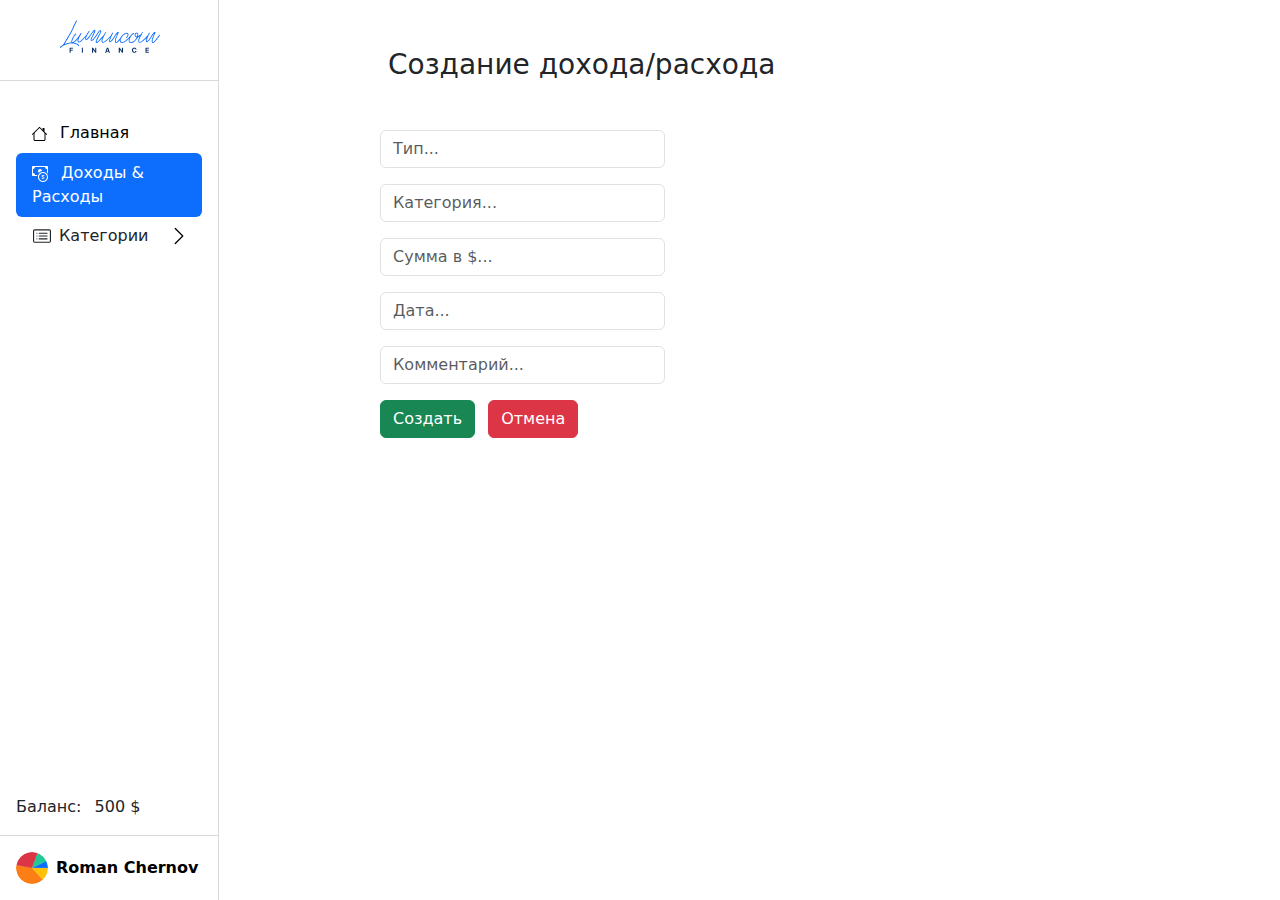
<file: new-item.html>
<!DOCTYPE html>
<html lang="ru">
<head>
    <meta charset="UTF-8">
    <meta name="viewport" content="width=device-width, initial-scale=1">
    <title>Создание дохода/расхода</title>
    <link rel="stylesheet" href="src/css/bootstrap.css">
    <link rel="stylesheet" href="src/css/sidebars.css">
    <link rel="stylesheet" href="src/css/my-style.css">
</head>
<body>
<!--<h5 class="text-center mt-2 p-3 bg-body-tertiary rounded-3">Создание проекта с нуля на JS. Этап 1</h5>-->
<!--<main class="d-flex">-->
<div class="container-fluid">
    <div class="row">
        <div class="container my-sidebar col-3 ps-0 pe-0">
            <div class="my-left-sidebar d-flex flex-column flex-shrink-0 my-border vh-100 ">
                <div class="d-flex my-bottom-border">
                    <a href="javascript:void(0)" class="brand-link" style="margin: 20px auto;">
                        <img src="src/images/logo-js0.png" alt="Logo" class="brand-image">
                    </a>
                </div>
                <ul class="nav nav-pills flex-column mb-auto pt-3 m-3">
                    <li class="nav-item">
                        <a href="index.html" class="nav-link link-body-emphasis" aria-current="page">
                            <svg class="bi pe-none me-2" width="15" height="14" viewBox="0 0 15 14" fill="none"
                                 xmlns="http://www.w3.org/2000/svg">
                                <path fill-rule="evenodd" clip-rule="evenodd"
                                      d="M1.5 12.3964V5.89644H2.5V12.3964C2.5 12.6726 2.72386 12.8964 3 12.8964H12C12.2761 12.8964 12.5 12.6726 12.5 12.3964V5.89644H13.5V12.3964C13.5 13.2249 12.8284 13.8964 12 13.8964H3C2.17157 13.8964 1.5 13.2249 1.5 12.3964Z"
                                      fill="black"/>
                                <path fill-rule="evenodd" clip-rule="evenodd"
                                      d="M12.5 1.39644V4.89644L10.5 2.89644V1.39644C10.5 1.1203 10.7239 0.89644 11 0.89644H12C12.2761 0.89644 12.5 1.1203 12.5 1.39644Z"
                                      fill="black"/>
                                <path fill-rule="evenodd" clip-rule="evenodd"
                                      d="M6.79289 0.39644C7.18342 0.00591397 7.81658 0.00591606 8.20711 0.39644L14.8536 7.04289C15.0488 7.23815 15.0488 7.55473 14.8536 7.74999C14.6583 7.94526 14.3417 7.94526 14.1464 7.74999L7.5 1.10355L0.853553 7.74999C0.658291 7.94526 0.341709 7.94526 0.146447 7.74999C-0.0488155 7.55473 -0.0488155 7.23815 0.146447 7.04289L6.79289 0.39644Z"
                                      fill="black"/>
                                <use xlink:href="javascript:void(0)"></use>
                            </svg>
                            Главная
                        </a>
                    </li>
                    <li class="nav-item">
                        <a href="#" class="nav-link active">
                            <svg class="bi pe-none me-2 active" width="16" height="16" viewBox="0 0 16 16" fill="none"
                                 xmlns="http://www.w3.org/2000/svg">
                                <path fill-rule="evenodd" clip-rule="evenodd"
                                      d="M11 15C13.2091 15 15 13.2091 15 11C15 8.79086 13.2091 7 11 7C8.79086 7 7 8.79086 7 11C7 13.2091 8.79086 15 11 15ZM16 11C16 13.7614 13.7614 16 11 16C8.23858 16 6 13.7614 6 11C6 8.23858 8.23858 6 11 6C13.7614 6 16 8.23858 16 11Z"
                                      fill="#ffffff"/>
                                <path d="M9.4375 11.9444C9.48519 12.5403 9.95568 13.0049 10.8013 13.0599V13.5H11.1764V13.0568C12.0507 12.9957 12.5625 12.5281 12.5625 11.8496C12.5625 11.2323 12.1715 10.9144 11.4721 10.7494L11.1764 10.6791V9.48105C11.5516 9.52384 11.79 9.72861 11.8472 10.0128H12.5053C12.4576 9.43826 11.9648 8.989 11.1764 8.9401V8.5H10.8013V8.94927C10.0542 9.02262 9.54559 9.47188 9.54559 10.1076C9.54559 10.6699 9.92389 11.0275 10.5533 11.1742L10.8013 11.2353V12.5067C10.4166 12.4487 10.1623 12.2378 10.1051 11.9444H9.4375ZM10.7981 10.5905C10.4294 10.5049 10.2291 10.3307 10.2291 10.0678C10.2291 9.77445 10.4453 9.5544 10.8013 9.49022V10.5905H10.7981ZM11.2305 11.3362C11.6787 11.4401 11.8854 11.6082 11.8854 11.9046C11.8854 12.2439 11.6279 12.4762 11.1764 12.5189V11.324L11.2305 11.3362Z"
                                      fill="#ffffff"/>
                                <path d="M1 0C0.447715 0 0 0.447716 0 1V9C0 9.55229 0.447715 10 1 10H5.08296C5.1407 9.65585 5.22773 9.32163 5.34141 9H3C3 7.89543 2.10457 7 1 7V3C2.10457 3 3 2.10457 3 1H13C13 2.10457 13.8954 3 15 3V6.52779C15.3801 6.86799 15.7166 7.25594 16 7.68221V1C16 0.447715 15.5523 0 15 0H1Z"
                                      fill="#ffffff"/>
                                <path d="M9.9983 5.08325C9.99943 5.05564 10 5.02789 10 5C10 3.89543 9.10457 3 8 3C6.89543 3 6 3.89543 6 5C6 5.6845 6.34387 6.28869 6.86829 6.64924C7.71486 5.84504 8.79591 5.28533 9.9983 5.08325Z"
                                      fill="#ffffff"/>
                                <use xlink:href="javascript:void(0)"></use>
                            </svg>
                            Доходы & Расходы
                        </a>
                    </li>
                    <li class="nav-item dropdown" data-bs-theme="light">
                        <button style="width: 100%;" class="btn text-start" type="button" id="ButtonLight"
                                data-bs-toggle="dropdown" aria-expanded="false">
                            <!--                    <button style="width: 248px;" class="btn btn-primary dropdown-toggle text-start" type="button" id="ButtonLight" data-bs-toggle="dropdown" aria-expanded="false">-->

                            <div class="d-flex justify-content-between align-items-center">

                                <div class="d-flex align-items-center">
                                    <svg xmlns="http://www.w3.org/2000/svg" width="18" height="18" fill="currentColor"
                                         class="bi bi-card-list ms-1" viewBox="0 0 16 16">
                                        <path d="M14.5 3a.5.5 0 0 1 .5.5v9a.5.5 0 0 1-.5.5h-13a.5.5 0 0 1-.5-.5v-9a.5.5 0 0 1 .5-.5zm-13-1A1.5 1.5 0 0 0 0 3.5v9A1.5 1.5 0 0 0 1.5 14h13a1.5 1.5 0 0 0 1.5-1.5v-9A1.5 1.5 0 0 0 14.5 2z"/>
                                        <path d="M5 8a.5.5 0 0 1 .5-.5h7a.5.5 0 0 1 0 1h-7A.5.5 0 0 1 5 8m0-2.5a.5.5 0 0 1 .5-.5h7a.5.5 0 0 1 0 1h-7a.5.5 0 0 1-.5-.5m0 5a.5.5 0 0 1 .5-.5h7a.5.5 0 0 1 0 1h-7a.5.5 0 0 1-.5-.5m-1-5a.5.5 0 1 1-1 0 .5.5 0 0 1 1 0M4 8a.5.5 0 1 1-1 0 .5.5 0 0 1 1 0m0 2.5a.5.5 0 1 1-1 0 .5.5 0 0 1 1 0"/>
                                    </svg>
                                    <div class="ms-2">Категории</div>
                                </div>
                                <svg width="20px" height="20px" viewBox="0 0 16 16" xmlns="http://www.w3.org/2000/svg"
                                     fill="#000000" class="bi bi-chevron-right">
                                    <path fill-rule="evenodd"
                                          d="M4.646 1.646a.5.5 0 0 1 .708 0l6 6a.5.5 0 0 1 0 .708l-6 6a.5.5 0 0 1-.708-.708L10.293 8 4.646 2.354a.5.5 0 0 1 0-.708z"/>
                                </svg>
                            </div>

                        </button>
                        <ul class="dropdown-menu w-100 shadow" aria-labelledby="dropdownMenuButtonLight">
                            <!--                    <ul class="dropdown-menu w-100 shadow">-->
                            <li><a class="dropdown-item" href="income.html">
                                <svg xmlns="http://www.w3.org/2000/svg" width="16" height="16" fill="currentColor"
                                     class="bi bi-arrow-up-square me-2" viewBox="0 0 16 16">
                                    <path fill-rule="evenodd"
                                          d="M15 2a1 1 0 0 0-1-1H2a1 1 0 0 0-1 1v12a1 1 0 0 0 1 1h12a1 1 0 0 0 1-1zM0 2a2 2 0 0 1 2-2h12a2 2 0 0 1 2 2v12a2 2 0 0 1-2 2H2a2 2 0 0 1-2-2zm8.5 9.5a.5.5 0 0 1-1 0V5.707L5.354 7.854a.5.5 0 1 1-.708-.708l3-3a.5.5 0 0 1 .708 0l3 3a.5.5 0 0 1-.708.708L8.5 5.707z"/>
                                </svg>
                                Доходы</a></li>
                            <li><a class="dropdown-item" href="outcome.html">
                                <svg xmlns="http://www.w3.org/2000/svg" width="16" height="16" fill="currentColor"
                                     class="bi bi-arrow-down-square me-2" viewBox="0 0 16 16">
                                    <path fill-rule="evenodd"
                                          d="M15 2a1 1 0 0 0-1-1H2a1 1 0 0 0-1 1v12a1 1 0 0 0 1 1h12a1 1 0 0 0 1-1zM0 2a2 2 0 0 1 2-2h12a2 2 0 0 1 2 2v12a2 2 0 0 1-2 2H2a2 2 0 0 1-2-2zm8.5 2.5a.5.5 0 0 0-1 0v5.793L5.354 8.146a.5.5 0 1 0-.708.708l3 3a.5.5 0 0 0 .708 0l3-3a.5.5 0 0 0-.708-.708L8.5 10.293z"/>
                                </svg>
                                Расходы</a></li>
                            <!--                        <li><a class="dropdown-item" href="#">Расходы2</a></li>-->
                        </ul>

                    </li>
                </ul>
                <div class="p-3">Баланс: <span class="ms-2">500 $</span></div>
                <div class="nav-item dropdown my-top-border p-3" data-bs-theme="light">
                    <div class="d-flex align-items-center link-body-emphasis text-decoration-none"
                         data-bs-toggle="dropdown" aria-expanded="false">
                        <img src="src/images/group1.png" alt="" width="32" height="32" class="rounded-circle me-2">
                        <strong>Roman Chernov</strong>
                    </div>
                    <ul class="dropdown-menu w-100 shadow" aria-labelledby="dropdownMenuButtonLight">
                        <!--                    <ul class="dropdown-menu w-100 shadow">-->
                        <li><a class="dropdown-item" href="sing-in.html">LogIn</a></li>
                        <li><a class="dropdown-item" href="sign-up.html">SignUp</a></li>
                        <!--                        <li><a class="dropdown-item" href="#">Расходы2</a></li>-->
                    </ul>
                </div>
            </div>
        </div>

        <div class="container col col-xl-9 d-flex flex-column">
            <div class=" h3 ms-2 pt-5 ps-5 my-sidebar">Создание дохода/расхода</div>
            <div class="mobile-logo ">
                <div class="text-center p-3">
                    <a href="javascript:void(0)" class="brand-link" style="margin: 20px auto;">
                        <img src="src/images/logo-js0.png" alt="Logo" class="brand-image">
                    </a>
                </div>
                <!--                            <div class="h3 ms-5 mt-3 text-center">Создание дохода/расхода</div>-->
            </div>
            <div class="mobile-menu mb-3 mb-xl-0">
                <div class="btn-group-vertical btn-group-sm text-center" role="group"
                     aria-label="Меню-бургер">
                    <div class="btn-group btn-group-sm" style="width: 160px" role="group">
                        <button type="button" class="btn btn-outline-secondary dropdown-toggle" style="width: 160px"
                                data-bs-toggle="dropdown" aria-expanded="false" id="fade">
                            Меню
                        </button>


                        <ul class="dropdown-menu">
                            <!--                <button class="btn btn-sm btn-outline-secondary mx-2 px-3 mb-1 ms-4 w-75" type="button">Сегодня</button>-->
                            <!--                <a href="#" class="btn btn-sm btn-outline-secondary mx-2 px-3 mb-1 ms-4 w-75" role="button">Link-->
                            <!--                    Button</a>-->
                            <li class="nav-item">
                                <a href="index.html" class="btn btn-sm btn-outline-secondary mx-2 px-3 mb-1 ms-4 w-75"
                                   aria-current="page">
                                    <svg class="bi pe-none me-2" width="15" height="14" viewBox="0 0 15 14" fill="none"
                                         xmlns="http://www.w3.org/2000/svg">
                                        <path fill-rule="evenodd" clip-rule="evenodd"
                                              d="M1.5 12.3964V5.89644H2.5V12.3964C2.5 12.6726 2.72386 12.8964 3 12.8964H12C12.2761 12.8964 12.5 12.6726 12.5 12.3964V5.89644H13.5V12.3964C13.5 13.2249 12.8284 13.8964 12 13.8964H3C2.17157 13.8964 1.5 13.2249 1.5 12.3964Z"
                                              fill="black"/>
                                        <path fill-rule="evenodd" clip-rule="evenodd"
                                              d="M12.5 1.39644V4.89644L10.5 2.89644V1.39644C10.5 1.1203 10.7239 0.89644 11 0.89644H12C12.2761 0.89644 12.5 1.1203 12.5 1.39644Z"
                                              fill="black"/>
                                        <path fill-rule="evenodd" clip-rule="evenodd"
                                              d="M6.79289 0.39644C7.18342 0.00591397 7.81658 0.00591606 8.20711 0.39644L14.8536 7.04289C15.0488 7.23815 15.0488 7.55473 14.8536 7.74999C14.6583 7.94526 14.3417 7.94526 14.1464 7.74999L7.5 1.10355L0.853553 7.74999C0.658291 7.94526 0.341709 7.94526 0.146447 7.74999C-0.0488155 7.55473 -0.0488155 7.23815 0.146447 7.04289L6.79289 0.39644Z"
                                              fill="black"/>
                                        <use xlink:href="javascript:void(0)"></use>
                                    </svg>
                                    Главная
                                </a>
                            </li>
                            <li class="nav-item">
                                <a href="all-items.html"
                                   class="btn btn-sm btn-outline-secondary mx-2 px-3 mb-1 ms-4 w-75">
                                    <svg class="bi pe-none me-2" width="16" height="16" viewBox="0 0 16 16" fill="none"
                                         xmlns="http://www.w3.org/2000/svg">
                                        <path fill-rule="evenodd" clip-rule="evenodd"
                                              d="M11 15C13.2091 15 15 13.2091 15 11C15 8.79086 13.2091 7 11 7C8.79086 7 7 8.79086 7 11C7 13.2091 8.79086 15 11 15ZM16 11C16 13.7614 13.7614 16 11 16C8.23858 16 6 13.7614 6 11C6 8.23858 8.23858 6 11 6C13.7614 6 16 8.23858 16 11Z"
                                              fill="#052C65"/>
                                        <path d="M9.4375 11.9444C9.48519 12.5403 9.95568 13.0049 10.8013 13.0599V13.5H11.1764V13.0568C12.0507 12.9957 12.5625 12.5281 12.5625 11.8496C12.5625 11.2323 12.1715 10.9144 11.4721 10.7494L11.1764 10.6791V9.48105C11.5516 9.52384 11.79 9.72861 11.8472 10.0128H12.5053C12.4576 9.43826 11.9648 8.989 11.1764 8.9401V8.5H10.8013V8.94927C10.0542 9.02262 9.54559 9.47188 9.54559 10.1076C9.54559 10.6699 9.92389 11.0275 10.5533 11.1742L10.8013 11.2353V12.5067C10.4166 12.4487 10.1623 12.2378 10.1051 11.9444H9.4375ZM10.7981 10.5905C10.4294 10.5049 10.2291 10.3307 10.2291 10.0678C10.2291 9.77445 10.4453 9.5544 10.8013 9.49022V10.5905H10.7981ZM11.2305 11.3362C11.6787 11.4401 11.8854 11.6082 11.8854 11.9046C11.8854 12.2439 11.6279 12.4762 11.1764 12.5189V11.324L11.2305 11.3362Z"
                                              fill="#052C65"/>
                                        <path d="M1 0C0.447715 0 0 0.447716 0 1V9C0 9.55229 0.447715 10 1 10H5.08296C5.1407 9.65585 5.22773 9.32163 5.34141 9H3C3 7.89543 2.10457 7 1 7V3C2.10457 3 3 2.10457 3 1H13C13 2.10457 13.8954 3 15 3V6.52779C15.3801 6.86799 15.7166 7.25594 16 7.68221V1C16 0.447715 15.5523 0 15 0H1Z"
                                              fill="#052C65"/>
                                        <path d="M9.9983 5.08325C9.99943 5.05564 10 5.02789 10 5C10 3.89543 9.10457 3 8 3C6.89543 3 6 3.89543 6 5C6 5.6845 6.34387 6.28869 6.86829 6.64924C7.71486 5.84504 8.79591 5.28533 9.9983 5.08325Z"
                                              fill="#052C65"/>
                                        <use xlink:href="javascript:void(0)"></use>
                                    </svg>
                                    Доходы & Расходы
                                </a>
                            </li>
                            <li class="nav-item">
                                <a href="income.html" class="btn btn-sm btn-outline-secondary mx-2 px-3 mb-1 ms-4 w-75">
                                    <svg xmlns="http://www.w3.org/2000/svg" width="16" height="16" fill="currentColor"
                                         class="bi bi-arrow-up-square me-2" viewBox="0 0 16 16">
                                        <path fill-rule="evenodd"
                                              d="M15 2a1 1 0 0 0-1-1H2a1 1 0 0 0-1 1v12a1 1 0 0 0 1 1h12a1 1 0 0 0 1-1zM0 2a2 2 0 0 1 2-2h12a2 2 0 0 1 2 2v12a2 2 0 0 1-2 2H2a2 2 0 0 1-2-2zm8.5 9.5a.5.5 0 0 1-1 0V5.707L5.354 7.854a.5.5 0 1 1-.708-.708l3-3a.5.5 0 0 1 .708 0l3 3a.5.5 0 0 1-.708.708L8.5 5.707z"/>
                                    </svg>
                                    Доходы</a>
                            </li>
                            <li class="nav-item">
                                <a href="outcome.html"
                                   class="btn btn-sm btn-outline-secondary mx-2 px-3 mb-1 ms-4 w-75">
                                    <svg xmlns="http://www.w3.org/2000/svg" width="16" height="16" fill="currentColor"
                                         class="bi bi-arrow-down-square me-2" viewBox="0 0 16 16">
                                        <path fill-rule="evenodd"
                                              d="M15 2a1 1 0 0 0-1-1H2a1 1 0 0 0-1 1v12a1 1 0 0 0 1 1h12a1 1 0 0 0 1-1zM0 2a2 2 0 0 1 2-2h12a2 2 0 0 1 2 2v12a2 2 0 0 1-2 2H2a2 2 0 0 1-2-2zm8.5 2.5a.5.5 0 0 0-1 0v5.793L5.354 8.146a.5.5 0 1 0-.708.708l3 3a.5.5 0 0 0 .708 0l3-3a.5.5 0 0 0-.708-.708L8.5 10.293z"/>
                                    </svg>
                                    Расходы</a>
                            </li>


                            <!--            </div>-->
                            <hr>
                            <div class="d-flex justify-content-center text-center align-items-center mb-2 text-decoration-none"
                                 data-bs-toggle="dropdown" aria-expanded="false">
                                <img src="src/images/group1.png" alt="" width="20" height="20"
                                     class="rounded-circle me-1">
                                <strong>Roman Chernov</strong>
                            </div>
                            <li class="nav-item"><a class="btn btn-sm btn-outline-secondary mx-2 px-3 mb-1 ms-4 w-75"
                                                    href="sing-in.html">LogOut</a></li>
<!--                            <li class="nav-item"><a class="btn btn-sm btn-outline-secondary mx-2 px-3 mb-1 ms-4 w-75"-->
<!--                                                    href="sign-up.html">SignUp</a></li>-->

                            <div class="d-flex justify-content-center">Баланс: <span class="ms-20">500 $</span></div>
                        </ul>
                    </div>
                </div>
            </div>
            <form class="row g-3 mt-0 ps-2 ps-md-5">
                <div class="mobile-title h5 mt-0 mb-0 text-center">Создание дохода/расхода</div>
                <div class="col-12 col-md-6 offset-md-3 offset-xl-0 col-xl-4">
                    <!--                    <div class="h3 ms-5 mt-3 text-center">Создание дохода/расхода</div>-->

                    <label for="formGroupExampleInput" class="form-label"></label>
                    <input type="text" class="form-control mb-3" id="formGroupExampleInput"
                           placeholder="Тип...">
                    <input type="text" class="form-control mb-3"
                           placeholder="Категория...">
                    <input type="text" class="form-control mb-3"
                           placeholder="Сумма в $...">
                    <input type="text" class="form-control mb-3"
                           placeholder="Дата...">
                    <input type="text" class="form-control mb-3"
                           placeholder="Комментарий...">
                    <a href="all-items.html" class="btn btn-success me-2" data-bs-toggle="modal"
                       data-bs-target="#staticBackdrop">Создать</a>
                    <input class="btn btn-danger" type="reset" value="Отмена">
                </div>
            </form>
        </div>
    </div>


    <!-- Кнопка-триггер модального окна -->
    <!--    <button type="button" class="btn btn-primary" data-bs-toggle="modal" data-bs-target="#staticBackdrop">-->
    <!--        Запустить модальное окно со статическим фоном-->
    <!--    </button>-->

    <!-- Модальное окно -->
    <div class="modal fade" id="staticBackdrop" data-bs-backdrop="static" data-bs-keyboard="false" tabindex="-1"
         aria-labelledby="staticBackdropLabel" aria-hidden="true">
        <div class="modal-dialog modal-dialog-centered">
            <div class="modal-content text-center">

                <div class="modal-body">
                    <h1 class=" fs-5" id="staticBackdropLabel">Вы создали новую категорию!</h1>
                    <a class="btn btn-outline-secondary " href="all-items.html" role="button">Закрыть</a>
                    <!--                    <button type="button" class="btn-close" data-bs-dismiss="modal" aria-label="Закрыть"></button>-->
                </div>

            </div>
        </div>
    </div>


</div>

<script src="src/js/popper.js"></script>
<script src="src/js/bootstrap.js"></script>
<script src="src/js/sidebars.js"></script>

</body>

</html>
</file>
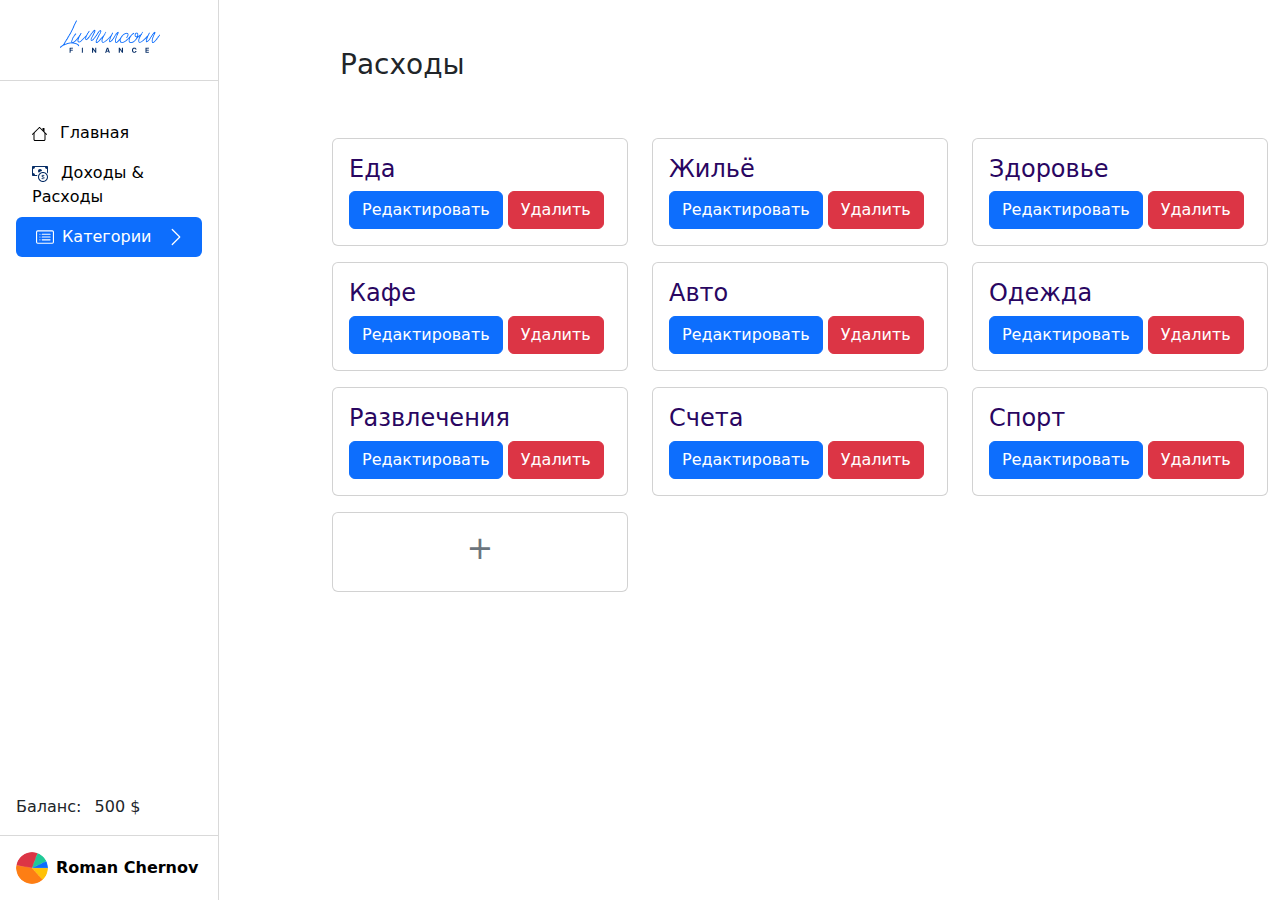
<file: outcome.html>
<!DOCTYPE html>
<html lang="ru">
<head>
    <meta charset="UTF-8">
    <meta name="viewport" content="width=device-width, initial-scale=1">
    <title>Расходы</title>
    <link rel="stylesheet" href="src/css/bootstrap.css">
    <link rel="stylesheet" href="src/css/sidebars.css">
    <link rel="stylesheet" href="src/css/my-style.css">
</head>
<body>
<!--<h5 class="text-center mt-2 p-3 bg-body-tertiary rounded-3">Создание проекта с нуля на JS. Этап 1</h5>-->
<!--<main class="d-flex">-->
<div class="container-fluid">
    <div class="row">
        <div class="container my-sidebar col-3 ps-0 pe-0">
            <div class="my-left-sidebar d-flex flex-column flex-shrink-0 my-border vh-100 ">
                <div class="d-flex my-bottom-border">
                    <a href="javascript:void(0)" class="brand-link" style="margin: 20px auto;">
                        <img src="src/images/logo-js0.png" alt="Logo" class="brand-image">
                    </a>
                </div>
                <ul class="nav nav-pills flex-column mb-auto pt-3 m-3">
                    <li class="nav-item">
                        <a href="index.html" class="nav-link link-body-emphasis" aria-current="page">
                            <svg class="bi pe-none me-2" width="15" height="14" viewBox="0 0 15 14" fill="none"
                                 xmlns="http://www.w3.org/2000/svg">
                                <path fill-rule="evenodd" clip-rule="evenodd"
                                      d="M1.5 12.3964V5.89644H2.5V12.3964C2.5 12.6726 2.72386 12.8964 3 12.8964H12C12.2761 12.8964 12.5 12.6726 12.5 12.3964V5.89644H13.5V12.3964C13.5 13.2249 12.8284 13.8964 12 13.8964H3C2.17157 13.8964 1.5 13.2249 1.5 12.3964Z"
                                      fill="black"/>
                                <path fill-rule="evenodd" clip-rule="evenodd"
                                      d="M12.5 1.39644V4.89644L10.5 2.89644V1.39644C10.5 1.1203 10.7239 0.89644 11 0.89644H12C12.2761 0.89644 12.5 1.1203 12.5 1.39644Z"
                                      fill="black"/>
                                <path fill-rule="evenodd" clip-rule="evenodd"
                                      d="M6.79289 0.39644C7.18342 0.00591397 7.81658 0.00591606 8.20711 0.39644L14.8536 7.04289C15.0488 7.23815 15.0488 7.55473 14.8536 7.74999C14.6583 7.94526 14.3417 7.94526 14.1464 7.74999L7.5 1.10355L0.853553 7.74999C0.658291 7.94526 0.341709 7.94526 0.146447 7.74999C-0.0488155 7.55473 -0.0488155 7.23815 0.146447 7.04289L6.79289 0.39644Z"
                                      fill="black"/>
                                <use xlink:href="javascript:void(0)"></use>
                            </svg>
                            Главная
                        </a>
                    </li>
                    <li class="nav-item">
                        <a href="all-items.html" class="nav-link link-body-emphasis">
                            <svg class="bi pe-none me-2" width="16" height="16" viewBox="0 0 16 16" fill="none"
                                 xmlns="http://www.w3.org/2000/svg">
                                <path fill-rule="evenodd" clip-rule="evenodd"
                                      d="M11 15C13.2091 15 15 13.2091 15 11C15 8.79086 13.2091 7 11 7C8.79086 7 7 8.79086 7 11C7 13.2091 8.79086 15 11 15ZM16 11C16 13.7614 13.7614 16 11 16C8.23858 16 6 13.7614 6 11C6 8.23858 8.23858 6 11 6C13.7614 6 16 8.23858 16 11Z"
                                      fill="#052C65"/>
                                <path d="M9.4375 11.9444C9.48519 12.5403 9.95568 13.0049 10.8013 13.0599V13.5H11.1764V13.0568C12.0507 12.9957 12.5625 12.5281 12.5625 11.8496C12.5625 11.2323 12.1715 10.9144 11.4721 10.7494L11.1764 10.6791V9.48105C11.5516 9.52384 11.79 9.72861 11.8472 10.0128H12.5053C12.4576 9.43826 11.9648 8.989 11.1764 8.9401V8.5H10.8013V8.94927C10.0542 9.02262 9.54559 9.47188 9.54559 10.1076C9.54559 10.6699 9.92389 11.0275 10.5533 11.1742L10.8013 11.2353V12.5067C10.4166 12.4487 10.1623 12.2378 10.1051 11.9444H9.4375ZM10.7981 10.5905C10.4294 10.5049 10.2291 10.3307 10.2291 10.0678C10.2291 9.77445 10.4453 9.5544 10.8013 9.49022V10.5905H10.7981ZM11.2305 11.3362C11.6787 11.4401 11.8854 11.6082 11.8854 11.9046C11.8854 12.2439 11.6279 12.4762 11.1764 12.5189V11.324L11.2305 11.3362Z"
                                      fill="#052C65"/>
                                <path d="M1 0C0.447715 0 0 0.447716 0 1V9C0 9.55229 0.447715 10 1 10H5.08296C5.1407 9.65585 5.22773 9.32163 5.34141 9H3C3 7.89543 2.10457 7 1 7V3C2.10457 3 3 2.10457 3 1H13C13 2.10457 13.8954 3 15 3V6.52779C15.3801 6.86799 15.7166 7.25594 16 7.68221V1C16 0.447715 15.5523 0 15 0H1Z"
                                      fill="#052C65"/>
                                <path d="M9.9983 5.08325C9.99943 5.05564 10 5.02789 10 5C10 3.89543 9.10457 3 8 3C6.89543 3 6 3.89543 6 5C6 5.6845 6.34387 6.28869 6.86829 6.64924C7.71486 5.84504 8.79591 5.28533 9.9983 5.08325Z"
                                      fill="#052C65"/>
                                <use xlink:href="javascript:void(0)"></use>
                            </svg>
                            Доходы & Расходы
                        </a>
                    </li>
                    <li class="nav-item dropdown" data-bs-theme="light">
                        <button style="width: 100%;" class="btn text-start nav-link active" type="button" id="ButtonLight"
                                data-bs-toggle="dropdown" aria-expanded="false">
                            <!--                    <button style="width: 248px;" class="btn btn-primary dropdown-toggle text-start" type="button" id="ButtonLight" data-bs-toggle="dropdown" aria-expanded="false">-->

                            <div class="d-flex justify-content-between align-items-center">

                                <div class="d-flex align-items-center">
                                    <svg xmlns="http://www.w3.org/2000/svg" width="18" height="18" fill="currentColor"
                                         class="bi bi-card-list ms-1" viewBox="0 0 16 16">
                                        <path d="M14.5 3a.5.5 0 0 1 .5.5v9a.5.5 0 0 1-.5.5h-13a.5.5 0 0 1-.5-.5v-9a.5.5 0 0 1 .5-.5zm-13-1A1.5 1.5 0 0 0 0 3.5v9A1.5 1.5 0 0 0 1.5 14h13a1.5 1.5 0 0 0 1.5-1.5v-9A1.5 1.5 0 0 0 14.5 2z"/>
                                        <path d="M5 8a.5.5 0 0 1 .5-.5h7a.5.5 0 0 1 0 1h-7A.5.5 0 0 1 5 8m0-2.5a.5.5 0 0 1 .5-.5h7a.5.5 0 0 1 0 1h-7a.5.5 0 0 1-.5-.5m0 5a.5.5 0 0 1 .5-.5h7a.5.5 0 0 1 0 1h-7a.5.5 0 0 1-.5-.5m-1-5a.5.5 0 1 1-1 0 .5.5 0 0 1 1 0M4 8a.5.5 0 1 1-1 0 .5.5 0 0 1 1 0m0 2.5a.5.5 0 1 1-1 0 .5.5 0 0 1 1 0"/>
                                    </svg>
                                    <div class="ms-2">Категории</div>
                                </div>
                                <svg width="20px" height="20px" viewBox="0 0 16 16" xmlns="http://www.w3.org/2000/svg"
                                     fill="#ffffff" class="bi bi-chevron-right">
                                    <path fill-rule="evenodd"
                                          d="M4.646 1.646a.5.5 0 0 1 .708 0l6 6a.5.5 0 0 1 0 .708l-6 6a.5.5 0 0 1-.708-.708L10.293 8 4.646 2.354a.5.5 0 0 1 0-.708z"/>
                                </svg>
                            </div>

                        </button>
                        <ul class="dropdown-menu w-100 shadow" aria-labelledby="dropdownMenuButtonLight">
                            <!--                    <ul class="dropdown-menu w-100 shadow">-->
                            <li><a class="dropdown-item" href="income.html">
                                <svg xmlns="http://www.w3.org/2000/svg" width="16" height="16" fill="currentColor"
                                     class="bi bi-arrow-up-square me-2" viewBox="0 0 16 16">
                                    <path fill-rule="evenodd"
                                          d="M15 2a1 1 0 0 0-1-1H2a1 1 0 0 0-1 1v12a1 1 0 0 0 1 1h12a1 1 0 0 0 1-1zM0 2a2 2 0 0 1 2-2h12a2 2 0 0 1 2 2v12a2 2 0 0 1-2 2H2a2 2 0 0 1-2-2zm8.5 9.5a.5.5 0 0 1-1 0V5.707L5.354 7.854a.5.5 0 1 1-.708-.708l3-3a.5.5 0 0 1 .708 0l3 3a.5.5 0 0 1-.708.708L8.5 5.707z"/>
                                </svg>
                                Доходы</a></li>
                            <li><a class="dropdown-item active" href="outcome.html">
                                <svg xmlns="http://www.w3.org/2000/svg" width="16" height="16" fill="currentColor"
                                     class="bi bi-arrow-down-square me-2" viewBox="0 0 16 16">
                                    <path fill-rule="evenodd"
                                          d="M15 2a1 1 0 0 0-1-1H2a1 1 0 0 0-1 1v12a1 1 0 0 0 1 1h12a1 1 0 0 0 1-1zM0 2a2 2 0 0 1 2-2h12a2 2 0 0 1 2 2v12a2 2 0 0 1-2 2H2a2 2 0 0 1-2-2zm8.5 2.5a.5.5 0 0 0-1 0v5.793L5.354 8.146a.5.5 0 1 0-.708.708l3 3a.5.5 0 0 0 .708 0l3-3a.5.5 0 0 0-.708-.708L8.5 10.293z"/>
                                </svg>
                                Расходы</a></li>
                            <!--                        <li><a class="dropdown-item" href="#">Расходы2</a></li>-->
                        </ul>

                    </li>
                </ul>
                <div class="p-3">Баланс: <span class="ms-2">500 $</span></div>
                <div class="nav-item dropdown my-top-border p-3" data-bs-theme="light">
                    <div class="d-flex align-items-center link-body-emphasis text-decoration-none"
                         data-bs-toggle="dropdown" aria-expanded="false">
                        <img src="src/images/group1.png" alt="" width="32" height="32" class="rounded-circle me-2">
                        <strong>Roman Chernov</strong>
                    </div>
                    <ul class="dropdown-menu w-100 shadow" aria-labelledby="dropdownMenuButtonLight">
                        <!--                    <ul class="dropdown-menu w-100 shadow">-->
                        <li><a class="dropdown-item" href="sing-in.html">LogIn</a></li>
                        <li><a class="dropdown-item" href="sign-up.html">SignUp</a></li>
                        <!--                        <li><a class="dropdown-item" href="#">Расходы2</a></li>-->
                    </ul>
                </div>
            </div>
        </div>
        <div class="container col col-xl-9 d-flex flex-column">
            <div class=" h3 ms-2 py-5 my-sidebar">Расходы</div>

            <div class="mobile-logo ">
                <div class="text-center p-3">
                    <a href="javascript:void(0)" class="brand-link" style="margin: 20px auto;">
                        <img src="src/images/logo-js0.png" alt="Logo" class="brand-image">
                    </a>
                </div>
                <!--                            <div class="h3 ms-5 mt-3 text-center">Создание дохода/расхода</div>-->
            </div>
            <div class="mobile-menu mb-3 mb-xl-0">
                <div class="btn-group-vertical btn-group-sm text-center" role="group"
                     aria-label="Меню-бургер">
                    <div class="btn-group btn-group-sm" style="width: 160px" role="group">
                        <button type="button" class="btn btn-outline-secondary dropdown-toggle" style="width: 160px"
                                data-bs-toggle="dropdown" aria-expanded="false" id="fade">
                            Меню
                        </button>


                        <ul class="dropdown-menu">
                            <!--                <button class="btn btn-sm btn-outline-secondary mx-2 px-3 mb-1 ms-4 w-75" type="button">Сегодня</button>-->
                            <!--                <a href="#" class="btn btn-sm btn-outline-secondary mx-2 px-3 mb-1 ms-4 w-75" role="button">Link-->
                            <!--                    Button</a>-->
                            <li class="nav-item">
                                <a href="index.html" class="btn btn-sm btn-outline-secondary mx-2 px-3 mb-1 ms-4 w-75"
                                   aria-current="page">
                                    <svg class="bi pe-none me-2" width="15" height="14" viewBox="0 0 15 14" fill="none"
                                         xmlns="http://www.w3.org/2000/svg">
                                        <path fill-rule="evenodd" clip-rule="evenodd"
                                              d="M1.5 12.3964V5.89644H2.5V12.3964C2.5 12.6726 2.72386 12.8964 3 12.8964H12C12.2761 12.8964 12.5 12.6726 12.5 12.3964V5.89644H13.5V12.3964C13.5 13.2249 12.8284 13.8964 12 13.8964H3C2.17157 13.8964 1.5 13.2249 1.5 12.3964Z"
                                              fill="black"/>
                                        <path fill-rule="evenodd" clip-rule="evenodd"
                                              d="M12.5 1.39644V4.89644L10.5 2.89644V1.39644C10.5 1.1203 10.7239 0.89644 11 0.89644H12C12.2761 0.89644 12.5 1.1203 12.5 1.39644Z"
                                              fill="black"/>
                                        <path fill-rule="evenodd" clip-rule="evenodd"
                                              d="M6.79289 0.39644C7.18342 0.00591397 7.81658 0.00591606 8.20711 0.39644L14.8536 7.04289C15.0488 7.23815 15.0488 7.55473 14.8536 7.74999C14.6583 7.94526 14.3417 7.94526 14.1464 7.74999L7.5 1.10355L0.853553 7.74999C0.658291 7.94526 0.341709 7.94526 0.146447 7.74999C-0.0488155 7.55473 -0.0488155 7.23815 0.146447 7.04289L6.79289 0.39644Z"
                                              fill="black"/>
                                        <use xlink:href="javascript:void(0)"></use>
                                    </svg>
                                    Главная
                                </a>
                            </li>
                            <li class="nav-item">
                                <a href="all-items.html"
                                   class="btn btn-sm btn-outline-secondary mx-2 px-3 mb-1 ms-4 w-75">
                                    <svg class="bi pe-none me-2" width="16" height="16" viewBox="0 0 16 16" fill="none"
                                         xmlns="http://www.w3.org/2000/svg">
                                        <path fill-rule="evenodd" clip-rule="evenodd"
                                              d="M11 15C13.2091 15 15 13.2091 15 11C15 8.79086 13.2091 7 11 7C8.79086 7 7 8.79086 7 11C7 13.2091 8.79086 15 11 15ZM16 11C16 13.7614 13.7614 16 11 16C8.23858 16 6 13.7614 6 11C6 8.23858 8.23858 6 11 6C13.7614 6 16 8.23858 16 11Z"
                                              fill="#052C65"/>
                                        <path d="M9.4375 11.9444C9.48519 12.5403 9.95568 13.0049 10.8013 13.0599V13.5H11.1764V13.0568C12.0507 12.9957 12.5625 12.5281 12.5625 11.8496C12.5625 11.2323 12.1715 10.9144 11.4721 10.7494L11.1764 10.6791V9.48105C11.5516 9.52384 11.79 9.72861 11.8472 10.0128H12.5053C12.4576 9.43826 11.9648 8.989 11.1764 8.9401V8.5H10.8013V8.94927C10.0542 9.02262 9.54559 9.47188 9.54559 10.1076C9.54559 10.6699 9.92389 11.0275 10.5533 11.1742L10.8013 11.2353V12.5067C10.4166 12.4487 10.1623 12.2378 10.1051 11.9444H9.4375ZM10.7981 10.5905C10.4294 10.5049 10.2291 10.3307 10.2291 10.0678C10.2291 9.77445 10.4453 9.5544 10.8013 9.49022V10.5905H10.7981ZM11.2305 11.3362C11.6787 11.4401 11.8854 11.6082 11.8854 11.9046C11.8854 12.2439 11.6279 12.4762 11.1764 12.5189V11.324L11.2305 11.3362Z"
                                              fill="#052C65"/>
                                        <path d="M1 0C0.447715 0 0 0.447716 0 1V9C0 9.55229 0.447715 10 1 10H5.08296C5.1407 9.65585 5.22773 9.32163 5.34141 9H3C3 7.89543 2.10457 7 1 7V3C2.10457 3 3 2.10457 3 1H13C13 2.10457 13.8954 3 15 3V6.52779C15.3801 6.86799 15.7166 7.25594 16 7.68221V1C16 0.447715 15.5523 0 15 0H1Z"
                                              fill="#052C65"/>
                                        <path d="M9.9983 5.08325C9.99943 5.05564 10 5.02789 10 5C10 3.89543 9.10457 3 8 3C6.89543 3 6 3.89543 6 5C6 5.6845 6.34387 6.28869 6.86829 6.64924C7.71486 5.84504 8.79591 5.28533 9.9983 5.08325Z"
                                              fill="#052C65"/>
                                        <use xlink:href="javascript:void(0)"></use>
                                    </svg>
                                    Доходы & Расходы
                                </a>
                            </li>
                            <li class="nav-item">
                                <a href="income.html" class="btn btn-sm btn-outline-secondary mx-2 px-3 mb-1 ms-4 w-75">
                                    <svg xmlns="http://www.w3.org/2000/svg" width="16" height="16" fill="currentColor"
                                         class="bi bi-arrow-up-square me-2" viewBox="0 0 16 16">
                                        <path fill-rule="evenodd"
                                              d="M15 2a1 1 0 0 0-1-1H2a1 1 0 0 0-1 1v12a1 1 0 0 0 1 1h12a1 1 0 0 0 1-1zM0 2a2 2 0 0 1 2-2h12a2 2 0 0 1 2 2v12a2 2 0 0 1-2 2H2a2 2 0 0 1-2-2zm8.5 9.5a.5.5 0 0 1-1 0V5.707L5.354 7.854a.5.5 0 1 1-.708-.708l3-3a.5.5 0 0 1 .708 0l3 3a.5.5 0 0 1-.708.708L8.5 5.707z"/>
                                    </svg>
                                    Доходы</a>
                            </li>
                            <li class="nav-item">
                                <a href="outcome.html"
                                   class="btn btn-sm btn-outline-secondary mx-2 px-3 mb-1 ms-4 w-75">
                                    <svg xmlns="http://www.w3.org/2000/svg" width="16" height="16" fill="currentColor"
                                         class="bi bi-arrow-down-square me-2" viewBox="0 0 16 16">
                                        <path fill-rule="evenodd"
                                              d="M15 2a1 1 0 0 0-1-1H2a1 1 0 0 0-1 1v12a1 1 0 0 0 1 1h12a1 1 0 0 0 1-1zM0 2a2 2 0 0 1 2-2h12a2 2 0 0 1 2 2v12a2 2 0 0 1-2 2H2a2 2 0 0 1-2-2zm8.5 2.5a.5.5 0 0 0-1 0v5.793L5.354 8.146a.5.5 0 1 0-.708.708l3 3a.5.5 0 0 0 .708 0l3-3a.5.5 0 0 0-.708-.708L8.5 10.293z"/>
                                    </svg>
                                    Расходы</a>
                            </li>


                            <!--            </div>-->
                            <hr>
                            <div class="d-flex justify-content-center text-center align-items-center mb-2 text-decoration-none"
                                 data-bs-toggle="dropdown" aria-expanded="false">
                                <img src="src/images/group1.png" alt="" width="20" height="20"
                                     class="rounded-circle me-1">
                                <strong>Roman Chernov</strong>
                            </div>
                            <li class="nav-item"><a class="btn btn-sm btn-outline-secondary mx-2 px-3 mb-1 ms-4 w-75"
                                                    href="sing-in.html">LogOut</a></li>
<!--                            <li class="nav-item"><a class="btn btn-sm btn-outline-secondary mx-2 px-3 mb-1 ms-4 w-75"-->
<!--                                                    href="sign-up.html">SignUp</a></li>-->

                            <div class="d-flex justify-content-center">Баланс: <span class="ms-20">500 $</span></div>
                        </ul>
                    </div>
                </div>
            </div>

            <div class="row mt-0">
                <div class="mobile-title h5 mt-0 mb-3 text-center">Расходы</div>
                <div class="col-md-6 col-xl-4 mb-3">
                    <div class="card h-100">
                        <div class="card-body">
                            <h4 class="card-title" style="color: #290661">Еда</h4>
                            <a href="edit-outcome.html" class="btn btn-primary">Редактировать</a>
                            <a href="#" class="btn btn-danger" data-bs-toggle="modal" data-bs-target="#staticBackdrop">Удалить</a>
                        </div>
                    </div>
                </div>

                <div class="col-md-6 col-xl-4 mb-3">
                    <div class="card h-100">
                        <div class="card-body">
                            <h4 class="card-title" style="color: #290661">Жильё</h4>
                            <a href="edit-outcome.html" class="btn btn-primary">Редактировать</a>
                            <a href="#" class="btn btn-danger" data-bs-toggle="modal" data-bs-target="#staticBackdrop">Удалить</a>
                        </div>
                    </div>
                </div>

                <div class="col-md-6 col-xl-4 mb-3">
                    <div class="card h-100">
                        <div class="card-body">
                            <h4 class="card-title" style="color: #290661">Здоровье</h4>
                            <a href="edit-outcome.html" class="btn btn-primary">Редактировать</a>
                            <a href="#" class="btn btn-danger" data-bs-toggle="modal" data-bs-target="#staticBackdrop">Удалить</a>
                        </div>
                    </div>
                </div>

                <div class="col-md-6 col-xl-4 mb-3">
                    <div class="card h-100">
                        <div class="card-body">
                            <h4 class="card-title" style="color: #290661">Кафе</h4>
                            <a href="edit-outcome.html" class="btn btn-primary">Редактировать</a>
                            <a href="#" class="btn btn-danger" data-bs-toggle="modal" data-bs-target="#staticBackdrop">Удалить</a>
                        </div>
                    </div>
                </div>

                <div class="col-md-6 col-xl-4 mb-3">
                    <div class="card h-100">
                        <div class="card-body">
                            <h4 class="card-title" style="color: #290661">Авто</h4>
                            <a href="edit-outcome.html" class="btn btn-primary">Редактировать</a>
                            <a href="#" class="btn btn-danger" data-bs-toggle="modal" data-bs-target="#staticBackdrop">Удалить</a>
                        </div>
                    </div>
                </div>

                <div class="col-md-6 col-xl-4 mb-3">
                    <div class="card h-100">
                        <div class="card-body">
                            <h4 class="card-title" style="color: #290661">Одежда</h4>
                            <a href="edit-outcome.html" class="btn btn-primary">Редактировать</a>
                            <a href="#" class="btn btn-danger" data-bs-toggle="modal" data-bs-target="#staticBackdrop">Удалить</a>
                        </div>
                    </div>
                </div>

                <div class="col-md-6 col-xl-4 mb-3">
                    <div class="card h-100">
                        <div class="card-body">
                            <h4 class="card-title" style="color: #290661">Развлечения</h4>
                            <a href="edit-outcome.html" class="btn btn-primary">Редактировать</a>
                            <a href="#" class="btn btn-danger" data-bs-toggle="modal" data-bs-target="#staticBackdrop">Удалить</a>
                        </div>
                    </div>
                </div>

                <div class="col-md-6 col-xl-4 mb-3">
                    <div class="card h-100">
                        <div class="card-body">
                            <h4 class="card-title" style="color: #290661">Счета</h4>
                            <a href="edit-outcome.html" class="btn btn-primary">Редактировать</a>
                            <a href="#" class="btn btn-danger" data-bs-toggle="modal" data-bs-target="#staticBackdrop">Удалить</a>
                        </div>
                    </div>
                </div>

                <div class="col-md-6 col-xl-4 mb-3">
                    <div class="card h-100">
                        <div class="card-body">
                            <h4 class="card-title" style="color: #290661">Спорт</h4>
                            <a href="edit-outcome.html" class="btn btn-primary">Редактировать</a>
                            <a href="#" class="btn btn-danger" data-bs-toggle="modal" data-bs-target="#staticBackdrop">Удалить</a>
                        </div>
                    </div>
                </div>


                <div class="col-md-6 col-xl-4 mb-3">
                    <div class="card text-center h-100">
                        <div class="card-body d-flex justify-content-center align-items-center">
                            <a href="make-outcome.html" class="p-3 p-xl-0 text-secondary text-decoration-none">
                                <p class="h2">+</p>
                            </a>

                        </div>
                    </div>
                </div>


            </div>
            <!--</main>-->
        </div>
    </div>


    <!-- Кнопка-триггер модального окна -->
    <!--    <button type="button" class="btn btn-primary" data-bs-toggle="modal" data-bs-target="#staticBackdrop">-->
    <!--        Запустить модальное окно со статическим фоном-->
    <!--    </button>-->

    <!-- Модальное окно -->
    <div class="modal fade" id="staticBackdrop" data-bs-backdrop="static" data-bs-keyboard="false" tabindex="-1"
         aria-labelledby="staticBackdropLabel" aria-hidden="true">
        <div class="modal-dialog modal-dialog-centered">
            <div class="modal-content text-center">
                <!--
                <div class="modal-header">
                    <h1 class="modal-title fs-5" id="staticBackdropLabel">Заголовок модального окна</h1>
                    <button type="button" class="btn-close" data-bs-dismiss="modal" aria-label="Закрыть"></button>
                </div>
                -->
                <div class="modal-body my-modal mt-2">
                    Вы действительно хотите удалить категорию? Связанные доходы будут удалены навсегда.
                </div>
                <!--                <div class="modal-footer">-->
                <div class="modal-body mb-2">
                    <button type="button" class="btn btn-success" data-bs-dismiss="modal">Да, удалить</button>
                    <button type="button" class="btn btn-danger" data-bs-dismiss="modal">Не удалять</button>
                </div>
            </div>
        </div>
    </div>


</div>

<script src="src/js/popper.js"></script>
<script src="src/js/bootstrap.js"></script>
<script src="src/js/sidebars.js"></script>

</body>

</html>

<!--<!doctype html>-->
<!--<html lang="ru">-->
<!--<head>-->
<!--    <meta charset="utf-8">-->
<!--    <meta name="viewport" content="width=device-width, initial-scale=1">-->
<!--    <title>Демо Bootstrap</title>-->
<!--    <link href="https://cdn.jsdelivr.net/npm/bootstrap@5.3.0/dist/css/bootstrap.min.css" rel="stylesheet" integrity="sha384-9ndCyUaIbzAi2FUVXJi0CjmCapSmO7SnpJef0486qhLnuZ2cdeRhO02iuK6FUUVM" crossorigin="anonymous">-->
<!--</head>-->
<!--<body>-->
<!--<h1>Привет мир!</h1>-->
<!--<script src="https://cdn.jsdelivr.net/npm/bootstrap@5.3.0/dist/js/bootstrap.bundle.min.js" integrity="sha384-geWF76RCwLtnZ8qwWowPQNguL3RmwHVBC9FhGdlKrxdiJJigb/j/68SIy3Te4Bkz" crossorigin="anonymous"></script>-->
<!--</body>-->
<!--</html>-->
</file>
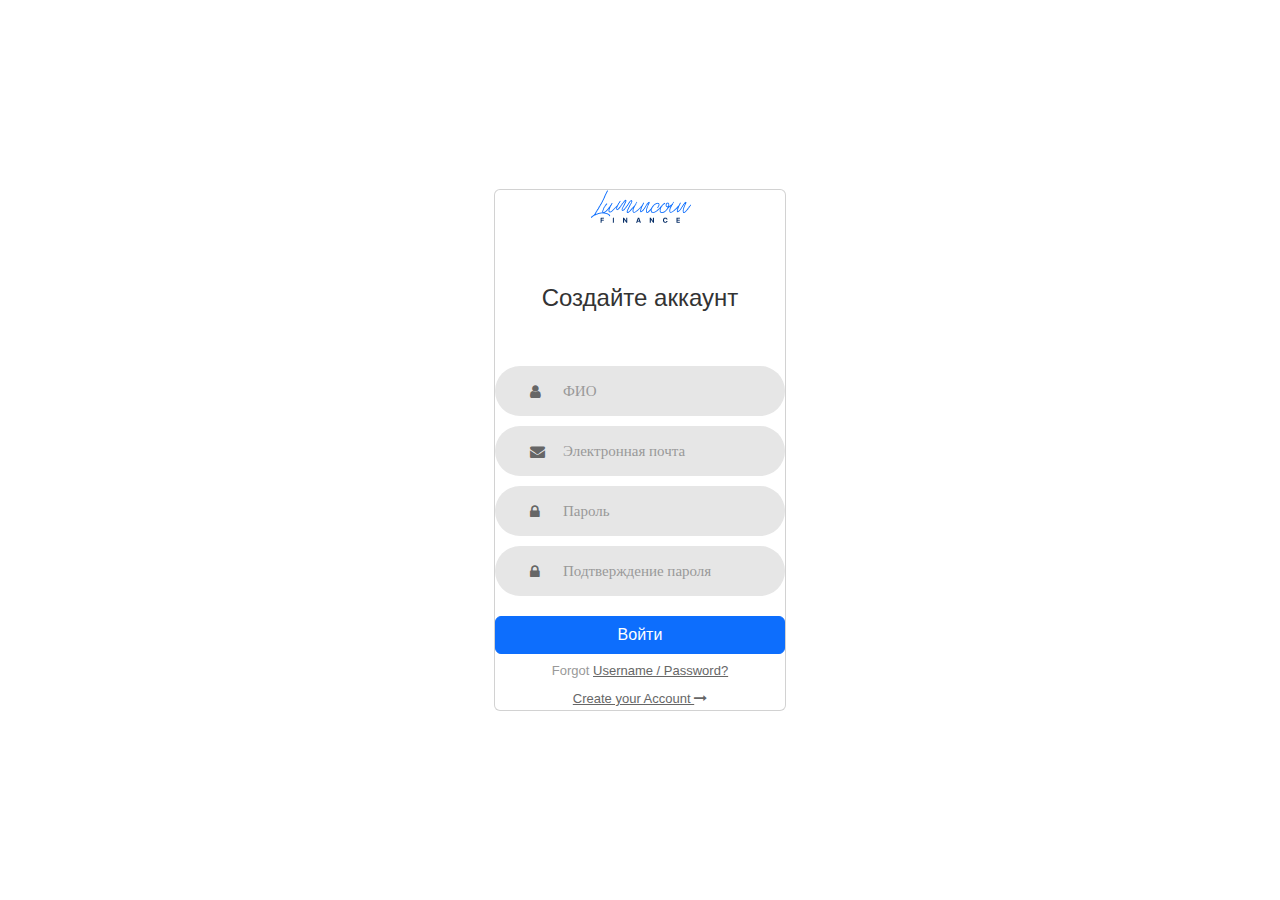
<file: sign-up-site.html>
<!DOCTYPE html>
<html lang="ru">
<head>
    <meta charset="UTF-8">
    <meta name="viewport" content="width=device-width, initial-scale=1">
    <title>Sing-Up</title>
    <link rel="stylesheet" href="https://stackpath.bootstrapcdn.com/font-awesome/4.7.0/css/font-awesome.min.css">
    <link rel="stylesheet" href="src/css/bootstrap.css">
    <link rel="stylesheet" href="src/css/sidebars.css">
    <link rel="stylesheet" href="src/css/my-style-sing-in.css">
</head>
<body>
<div class="limiter">
    <div class="container-login100">
        <div class="card">
<!--            <div class="login100-pic js-tilt">-->
<!--                <img src="https://2.bp.blogspot.com/-l9nGy2e3PnA/XLzG5A6u_cI/AAAAAAAAAgI/31bl8XZOrTwN0kTN8c18YOG3OhNiTUrsQCLcBGAs/s1600/rocket.png"-->
<!--                     alt="IMG">-->
<!--            </div>-->

            <form class="login100-form validate-form">
                <div  class="login100-form-title"  style="margin: 0 auto;">
                <a href="javascript:void(0)" class="brand-link " style="margin: 0 auto;">
                    <img src="src/images/logo-js0.png" alt="Logo" class="brand-image">
                </a>
                </div>
          <span class="login100-form-title">
            Создайте аккаунт
          </span>

                <div class="wrap-input100 validate-input" data-validate="Введите Имя Фамилия Отчество (если есть)">
                    <input class="input100" type="text" name="name" placeholder="ФИО">
                    <span class="focus-input100"></span>
                    <span class="symbol-input100">
              <i class="fa fa-user" aria-hidden="true"></i>
            </span>
                </div>


                <div class="wrap-input100 validate-input" data-validate="Введите эл.почту вида adress@mail.com">
                    <input class="input100" type="email" name="mail" placeholder="Электронная почта">
                    <span class="focus-input100"></span>
                    <span class="symbol-input100">
              <i class="fa fa-envelope" aria-hidden="true"></i>
            </span>
                </div>

                <div class="wrap-input100 validate-input" data-validate="Password is required">
                    <input class="input100" type="password" name="pass" placeholder="Пароль">
                    <span class="focus-input100"></span>
                    <span class="symbol-input100">
              <i class="fa fa-lock" aria-hidden="true"></i>
            </span>
                </div>

                <div class="wrap-input100 validate-input" data-validate="Password is required">
                    <input class="input100" type="password" name="pass-repeat" placeholder="Подтверждение пароля">
                    <span class="focus-input100"></span>
                    <span class="symbol-input100">
              <i class="fa fa-lock" aria-hidden="true"></i>
            </span>
                </div>

                <div class="container-login100-form-btn">
                    <button class="btn btn-primary" style="width: 100%;">
                        Войти
                    </button>
                </div>

                <div class="text-center pt-1">
            <span class="txt1">
              Forgot
            </span>
                    <a class="txt2" href="#">
                        Username / Password?
                    </a>
                </div>

                <div class="text-center pt-1">
                    <a class="txt2" href="#">
                        Create your Account
                        <i class="fa fa-long-arrow-right m-l-5" aria-hidden="true"></i>
                    </a>
                </div>
            </form>
        </div>
    </div>
</div>


</body>
</html>
</file>
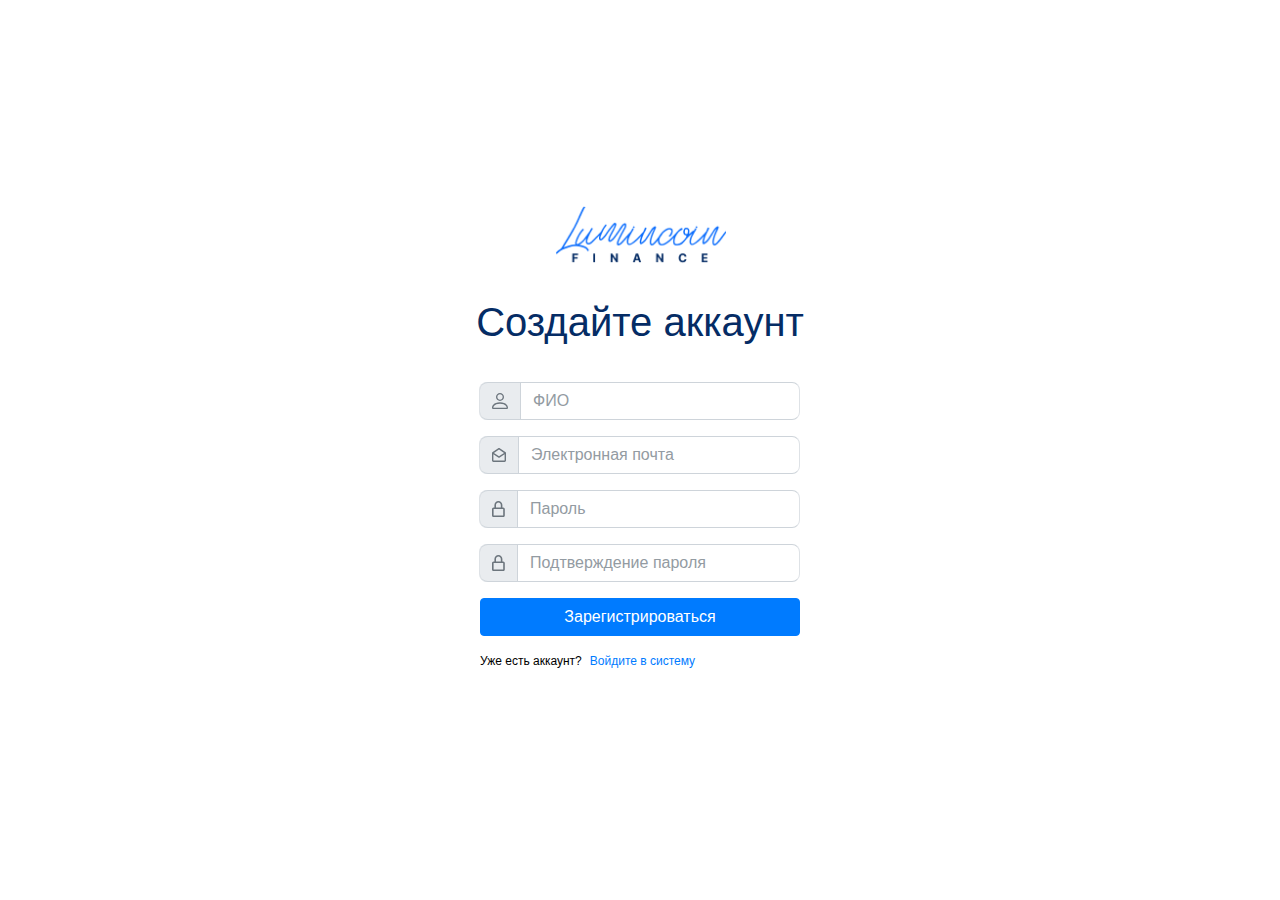
<file: sign-up.html>
<!DOCTYPE html>
<html lang="ru">
<head>
    <meta charset="UTF-8">
    <meta name="viewport" content="width=device-width, initial-scale=1">
    <title>Sing-Up</title>
    <link rel="stylesheet" href="src/css/bootstrap.css">
    <link rel="stylesheet" href="src/css/adminlte.min.css">
<!--    <link rel="stylesheet" href="src/css/fontawesome.min.css">-->
    <link rel="stylesheet" href="src/css/all.min.css">
    <link rel="stylesheet" href="src/css/my-style.css">
</head>
<body class="register-page" style="background-color: white">


<div class="login-box">
    <div class="login-page-sign mb-4">
        <a href="index.html" style="margin: 0 auto;">
            <img src="src/images/logo-big.png" alt="Logo" class="brand-image" style="width: 171px;">
        </a>
<!--        <a href="index.html">DASHBOARD</a>-->
    </div>
    <div class="login-logo">
<h1 class="my-h1">Создайте аккаунт</h1>
<!--        <a href="javascript:void(0)"><b>Freelance </b>Studio</a>-->
    </div>
    <!-- /.login-logo -->
    <div class="card border-0 mt-3" style="box-shadow: none">
        <div class="card-body login-card-body">
<!--            <p class="login-box-msg">Зарегистрировать нового пользователя</p>-->
            <div id="common-error" class="error invalid-feedback text-center mb-3">Не удалось зарегистрировать
                пользователя
            </div>
            <form>

                <div class="input-group mb-3">
                    <div class="input-group-append border-left rounded-start-3">
                        <div class="input-group-text rounded-start-3">
                            <svg width="16" height="16" viewBox="0 0 16 16" fill="none" xmlns="http://www.w3.org/2000/svg">
                                <path d="M8 8C9.06087 8 10.0783 7.57857 10.8284 6.82843C11.5786 6.07828 12 5.06087 12 4C12 2.93913 11.5786 1.92172 10.8284 1.17157C10.0783 0.421427 9.06087 0 8 0C6.93913 0 5.92172 0.421427 5.17157 1.17157C4.42143 1.92172 4 2.93913 4 4C4 5.06087 4.42143 6.07828 5.17157 6.82843C5.92172 7.57857 6.93913 8 8 8ZM10.6667 4C10.6667 4.70724 10.3857 5.38552 9.88562 5.88562C9.38552 6.38572 8.70724 6.66667 8 6.66667C7.29276 6.66667 6.61448 6.38572 6.11438 5.88562C5.61428 5.38552 5.33333 4.70724 5.33333 4C5.33333 3.29276 5.61428 2.61448 6.11438 2.11438C6.61448 1.61428 7.29276 1.33333 8 1.33333C8.70724 1.33333 9.38552 1.61428 9.88562 2.11438C10.3857 2.61448 10.6667 3.29276 10.6667 4ZM16 14.6667C16 16 14.6667 16 14.6667 16H1.33333C1.33333 16 0 16 0 14.6667C0 13.3333 1.33333 9.33333 8 9.33333C14.6667 9.33333 16 13.3333 16 14.6667ZM14.6667 14.6613C14.6653 14.3333 14.4613 13.3467 13.5573 12.4427C12.688 11.5733 11.052 10.6667 8 10.6667C4.94667 10.6667 3.312 11.5733 2.44267 12.4427C1.53867 13.3467 1.336 14.3333 1.33333 14.6613H14.6667Z" fill="#6C757D"/>
                            </svg>

                            <!--                            <span class="fas fa-user"></span>-->
                        </div>
                    </div>
                    <input type="text" class="form-control border-right rounded-end-3" placeholder="ФИО" id="name">

                    <span id="last-nane-error" class="error invalid-feedback">Заполните Имя и Фамилию</span>
                </div>
                <div class="input-group mb-3">
                    <div class="input-group-append border-left rounded-start-3">
                        <div class="input-group-text rounded-start-3">
                            <svg width="14" height="14" viewBox="0 0 14 14" fill="none" xmlns="http://www.w3.org/2000/svg">
                                <path fill-rule="evenodd" clip-rule="evenodd" d="M13.6885 4.3176L7.3885 0.1176C7.1533 -0.0392 6.8474 -0.0392 6.6122 0.1176L0.3122 4.3176C0.1169 4.4478 0 4.6662 0 4.9V12.6C0 13.3721 0.6279 14 1.4 14H12.6C13.3721 14 14 13.3721 14 12.6V4.9C14 4.6662 13.8831 4.4478 13.6885 4.3176ZM7 1.5414L12.0379 4.9L7 8.2586L1.9621 4.9L7 1.5414ZM1.4 12.6V6.2083L6.6115 9.6824C6.7291 9.7608 6.8649 9.8 7 9.8C7.1351 9.8 7.2709 9.7608 7.3885 9.6824L12.6 6.2083L12.5979 12.6H1.4Z" fill="#6C757D"/>
                            </svg>

                            <!--                            <span class="fa fa-envelope"></span>-->
                        </div>
                    </div>
                    <input type="email" class="form-control border-right rounded-end-3" placeholder="Электронная почта" id="email">

                    <span id="email-error" class="error invalid-feedback">Введите корректный E-mail</span>
                </div>
                <div class="input-group mb-3">
                    <div class="input-group-append border-left rounded-start-3">
                        <div class="input-group-text rounded-start-3">
                            <svg width="13" height="16" viewBox="0 0 13 16" fill="none" xmlns="http://www.w3.org/2000/svg">
                                <path fill-rule="evenodd" clip-rule="evenodd" d="M6.4 0C4.1944 0 2.4 1.7944 2.4 4V6.4H1.6C0.7176 6.4 0 7.1176 0 8V14.4C0 15.2824 0.7176 16 1.6 16H11.2C12.0824 16 12.8 15.2824 12.8 14.4V8C12.8 7.1176 12.0824 6.4 11.2 6.4H10.4V4C10.4 1.7944 8.6056 0 6.4 0ZM11.2 8L11.2016 14.4H1.6V8H11.2ZM4 6.4V4C4 2.6768 5.0768 1.6 6.4 1.6C7.7232 1.6 8.8 2.6768 8.8 4V6.4H4Z" fill="#6C757D"/>
                            </svg>


                            <!--                            <span class="fa fa-lock"></span>-->
                        </div>
                    </div>
                    <input type="password" class="form-control border-right rounded-end-3" placeholder="Пароль" id="password">

                    <span id="password-error" class="error invalid-feedback">Заполните пароль</span>
                </div>
                <div class="input-group mb-3">
                    <div class="input-group-append border-left rounded-start-3">
                        <div class="input-group-text rounded-start-3">
                            <svg width="13" height="16" viewBox="0 0 13 16" fill="none" xmlns="http://www.w3.org/2000/svg">
                                <path fill-rule="evenodd" clip-rule="evenodd" d="M6.4 0C4.1944 0 2.4 1.7944 2.4 4V6.4H1.6C0.7176 6.4 0 7.1176 0 8V14.4C0 15.2824 0.7176 16 1.6 16H11.2C12.0824 16 12.8 15.2824 12.8 14.4V8C12.8 7.1176 12.0824 6.4 11.2 6.4H10.4V4C10.4 1.7944 8.6056 0 6.4 0ZM11.2 8L11.2016 14.4H1.6V8H11.2ZM4 6.4V4C4 2.6768 5.0768 1.6 6.4 1.6C7.7232 1.6 8.8 2.6768 8.8 4V6.4H4Z" fill="#6C757D"/>
                            </svg>

                            <!--                            <span class="fa fa-lock"></span>-->
                        </div>
                    </div>
                    <input type="password" class="form-control border-right rounded-end-3" placeholder="Подтверждение пароля" id="password-repeat">

                    <span id="password-repeat-error" class="error invalid-feedback">Повторите пароль</span>
                </div>
<!--                <div class="row">-->
<!--                    <div class="col-12 mb-3">-->
<!--                        <div class="icheck-primary">-->
<!--                            <input type="checkbox" id="agree">-->
<!--                            <label for="agree">-->
<!--                                Я согласен <a href="javascript:void(0)">с условиями</a>-->
<!--                            </label>-->
<!--                            <span id="agree-error"-->
<!--                                  class="error invalid-feedback">Необходимо согласиться с условиями</span>-->

<!--                        </div>-->
<!--                    </div>-->
<!--                </div>-->
                <div class="row">
                    <div class="col-12">
                        <button type="button" class="btn btn-primary btn-block" id="process-button-sing-up">Зарегистрироваться
                        </button>
                    </div>
                </div>
            </form>

            <div class="sign-link d-flex mt-3">
                <p class="mb-1">
                    Уже есть аккаунт?
                </p>
                <p class="mb-0 ms-2">
                    <a href="sing-in.html" class="text-center">Войдите в систему</a>
                </p>
            </div>
            <!--            <p class="mb-1">-->
            <!--                <a href="forgot-password.html">I forgot my password</a>-->
            <!--            </p>-->
            <!--            <p class="mb-0">-->
            <!--                <a href="register.html" class="text-center">Register a new membership</a>-->
            <!--            </p>-->
        </div>
        <!-- /.login-card-body -->
    </div>


<!--    <div class="social-auth-links text-center mb-3">-->
<!--        <p>- ИЛИ -</p>-->
<!--        <a href="sing-in.html" class="btn btn-block btn-warning">-->
<!--            &lt;!&ndash;            <i class="fab fa-facebook mr-2"></i> &ndash;&gt;-->
<!--            Войти в систему-->
<!--        </a>-->
<!--        &lt;!&ndash;                <a href="#" class="btn btn-block btn-danger">&ndash;&gt;-->
<!--        &lt;!&ndash;                    <i class="fab fa-google-plus mr-2"></i> Sign in using Google+&ndash;&gt;-->
<!--        &lt;!&ndash;                </a>&ndash;&gt;-->
<!--    </div>-->
    <!-- /.social-auth-links -->


</div>
<!-- /.login-box -->

<!-- Bootstrap 4 -->
<script src="src/js/bootstrap.js"></script>
<!-- jQuery -->
<!--<script src="src/js/jquery.min.js"></script>-->

<!-- AdminLTE App -->
<!--<script src="src/js/adminlte.min.js"></script>-->
<!--</body>-->
<script src="src/js/my-js-file-up.js"></script>
</body>
</html>
</file>
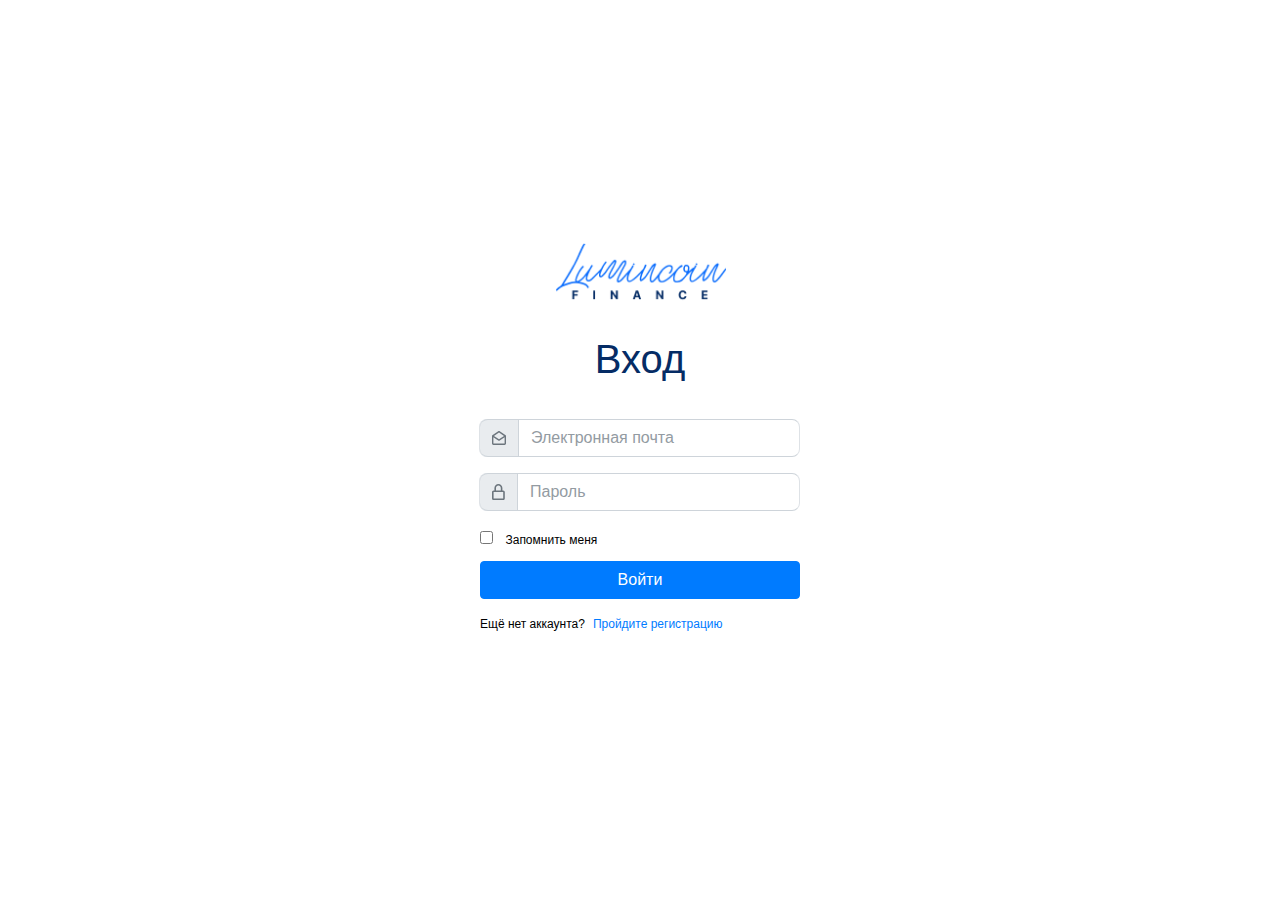
<file: sing-in.html>
<!DOCTYPE html>
<html lang="ru">
<head>
    <meta charset="UTF-8">
    <meta name="viewport" content="width=device-width, initial-scale=1">
    <title>Sing-in</title>
    <link rel="stylesheet" href="src/css/bootstrap.css">
    <link rel="stylesheet" href="src/css/adminlte.min.css">
    <!--    <link rel="stylesheet" href="src/css/fontawesome.min.css">-->
    <link rel="stylesheet" href="src/css/all.min.css">
    <link rel="stylesheet" href="src/css/my-style.css">
</head>
<body class="register-page" style="background-color: white">


<div class="login-box">
    <div class="login-page-sign mb-4">
        <a href="index.html" style="margin: 0 auto;">
            <img src="src/images/logo-big.png" alt="Logo" class="brand-image" style="width: 171px;">
        </a>
        <!--        <a href="index.html">DASHBOARD</a>-->
    </div>
    <div class="login-logo">
        <h1 class="my-h1">Вход</h1>
        <!--        <a href="javascript:void(0)"><b>Freelance </b>Studio</a>-->
    </div>
    <!-- /.login-logo -->
    <div class="card border-0 mt-3" style="box-shadow: none">
        <div class="card-body login-card-body">
            <!--            <p class="login-box-msg">Зарегистрировать нового пользователя</p>-->
            <div id="common-error" class="error invalid-feedback text-center mb-3">Не удалось зарегистрировать
                пользователя
            </div>
            <form>

                <div class="input-group mb-3">
                    <div class="input-group-append border-left rounded-start-3">
                        <div class="input-group-text rounded-start-3">
                            <svg width="14" height="14" viewBox="0 0 14 14" fill="none"
                                 xmlns="http://www.w3.org/2000/svg">
                                <path fill-rule="evenodd" clip-rule="evenodd"
                                      d="M13.6885 4.3176L7.3885 0.1176C7.1533 -0.0392 6.8474 -0.0392 6.6122 0.1176L0.3122 4.3176C0.1169 4.4478 0 4.6662 0 4.9V12.6C0 13.3721 0.6279 14 1.4 14H12.6C13.3721 14 14 13.3721 14 12.6V4.9C14 4.6662 13.8831 4.4478 13.6885 4.3176ZM7 1.5414L12.0379 4.9L7 8.2586L1.9621 4.9L7 1.5414ZM1.4 12.6V6.2083L6.6115 9.6824C6.7291 9.7608 6.8649 9.8 7 9.8C7.1351 9.8 7.2709 9.7608 7.3885 9.6824L12.6 6.2083L12.5979 12.6H1.4Z"
                                      fill="#6C757D"/>
                            </svg>

                            <!--                            <span class="fa fa-envelope"></span>-->
                        </div>
                    </div>
                    <input type="email" class="form-control border-right rounded-end-3" placeholder="Электронная почта"
                           id="email">

                    <span id="email-error" class="error invalid-feedback">Введите корректный E-mail</span>
                </div>
                <div class="input-group mb-3">
                    <div class="input-group-append border-left rounded-start-3">
                        <div class="input-group-text rounded-start-3">
                            <svg width="13" height="16" viewBox="0 0 13 16" fill="none"
                                 xmlns="http://www.w3.org/2000/svg">
                                <path fill-rule="evenodd" clip-rule="evenodd"
                                      d="M6.4 0C4.1944 0 2.4 1.7944 2.4 4V6.4H1.6C0.7176 6.4 0 7.1176 0 8V14.4C0 15.2824 0.7176 16 1.6 16H11.2C12.0824 16 12.8 15.2824 12.8 14.4V8C12.8 7.1176 12.0824 6.4 11.2 6.4H10.4V4C10.4 1.7944 8.6056 0 6.4 0ZM11.2 8L11.2016 14.4H1.6V8H11.2ZM4 6.4V4C4 2.6768 5.0768 1.6 6.4 1.6C7.7232 1.6 8.8 2.6768 8.8 4V6.4H4Z"
                                      fill="#6C757D"/>
                            </svg>
                            <!--                            <span class="fa fa-lock"></span>-->
                        </div>
                    </div>
                    <input type="password" class="form-control border-right rounded-end-3" placeholder="Пароль" id="password">

                    <span id="password-error" class="error invalid-feedback">Заполните пароль</span>
                </div>

                <div class="row">
                    <div class="col-12 mb-1">
                        <div>
                            <input type="checkbox" id="agree">
                            <label for="agree" class="sign-link font-weight-normal ms-2">
                                Запомнить меня
                            </label>
                            <span id="agree-error"
                                  class="error invalid-feedback">Необходимо согласиться с условиями</span>

                        </div>
                    </div>
                </div>
                <div class="row">
                    <div class="col-12">
                        <button type="button" class="btn btn-primary btn-block" id="process-button">Войти
                        </button>
                    </div>
                </div>
            </form>

            <div class="sign-link d-flex mt-3">
                <p class="mb-1">
                    Ещё нет аккаунта?
                </p>
                <p class="mb-0 ms-2">
                    <a href="sign-up.html" class="text-center"> Пройдите регистрацию</a>
                </p>
            </div>
        </div>
        <!-- /.login-card-body -->
    </div>


    <!--    <div class="social-auth-links text-center mb-3">-->
    <!--        <p>- ИЛИ -</p>-->
    <!--        <a href="sing-in.html" class="btn btn-block btn-warning">-->
    <!--            &lt;!&ndash;            <i class="fab fa-facebook mr-2"></i> &ndash;&gt;-->
    <!--            Войти в систему-->
    <!--        </a>-->
    <!--        &lt;!&ndash;                <a href="#" class="btn btn-block btn-danger">&ndash;&gt;-->
    <!--        &lt;!&ndash;                    <i class="fab fa-google-plus mr-2"></i> Sign in using Google+&ndash;&gt;-->
    <!--        &lt;!&ndash;                </a>&ndash;&gt;-->
    <!--    </div>-->
    <!-- /.social-auth-links -->


</div>
<!-- /.login-box -->

<!-- Bootstrap 4 -->
<script src="src/js/bootstrap.js"></script>
<!-- jQuery -->
<!--<script src="src/js/jquery.min.js"></script>-->

<!-- AdminLTE App -->
<!--<script src="src/js/adminlte.min.js"></script>-->

<!--</body>-->
<script src="src/js/my-js-file.js"></script>

</body>
</html>
</file>
<file: src/css/sidebars.css>
body {
  min-height: 100vh;
  min-height: -webkit-fill-available;
}

html {
  height: -webkit-fill-available;
}

main {
  height: 100vh;
  height: -webkit-fill-available;
  max-height: 100vh;
  overflow-x: auto;
  overflow-y: hidden;
}

.dropdown-toggle { outline: 0; }

.btn-toggle {
  padding: .25rem .5rem;
  font-weight: 600;
  color: var(--bs-emphasis-color);
  background-color: transparent;
}
.btn-toggle:hover,
.btn-toggle:focus {
  color: rgba(var(--bs-emphasis-color-rgb), .85);
  background-color: var(--bs-tertiary-bg);
}

.btn-toggle::before {
  width: 1.25em;
  line-height: 0;
  content: url("data:image/svg+xml,%3csvg xmlns='http://www.w3.org/2000/svg' width='16' height='16' viewBox='0 0 16 16'%3e%3cpath fill='none' stroke='rgba%280,0,0,.5%29' stroke-linecap='round' stroke-linejoin='round' stroke-width='2' d='M5 14l6-6-6-6'/%3e%3c/svg%3e");
  transition: transform .35s ease;
  transform-origin: .5em 50%;
}

[data-bs-theme="dark"] .btn-toggle::before {
  content: url("data:image/svg+xml,%3csvg xmlns='http://www.w3.org/2000/svg' width='16' height='16' viewBox='0 0 16 16'%3e%3cpath fill='none' stroke='rgba%28255,255,255,.5%29' stroke-linecap='round' stroke-linejoin='round' stroke-width='2' d='M5 14l6-6-6-6'/%3e%3c/svg%3e");
}

.btn-toggle[aria-expanded="true"] {
  color: rgba(var(--bs-emphasis-color-rgb), .85);
}
.btn-toggle[aria-expanded="true"]::before {
  transform: rotate(90deg);
}

.btn-toggle-nav a {
  padding: .1875rem .5rem;
  margin-top: .125rem;
  margin-left: 1.25rem;
}
.btn-toggle-nav a:hover,
.btn-toggle-nav a:focus {
  background-color: var(--bs-tertiary-bg);
}

.scrollarea {
  overflow-y: auto;
}
</file>
<file: src/css/my-style.css>
/*body {*/
/*    background-color: green;*/
/*    height: auto;*/
/*}*/

.dropdown-item:hover {
    background-color: #0d6efd;
}

.btn-check:checked + .btn, :not(.btn-check) + .btn:active, .btn:first-child:active, .btn.active, .btn.show {
    background-color: #0d6efd;
}

.btn.show:hover {
    background-color: #0d6efd;
}

.btn-primary {
    --bs-btn-hover-bg: #0d6efd;
}

.main-sidebar {
    width: 100%;
    height: 100vh;
}

.login-page2 {
    display: flex;
    justify-content: center;
    margin-top: 20px;
}

.login-page-sign {
    display: flex;
    justify-content: center;
/ / margin-top: 20 px;
}

.input-group-append {
    background-color: #E9ECEF;
}

.my-h1 {
    font-family: 'Roboto', sans-serif;
    font-style: normal;
    font-weight: 500;
    font-size: 40px;
    line-height: 47px;
    /* identical to box height */
    text-align: center;

    color: #052C65;


}

.sign-link {
    font-family: 'Roboto', sans-serif;
/ / font-style: normal;
/ / font-weight: 400;
    font-size: 12px;
/ / line-height: 23 px;
    /* identical to box height, or 192% */

    color: #000000;


}

.my-left-sidebar {
    width: 219px;
    margin-right: 0;
    margin-left: 0;
}


.my-sidebar {
    margin-right: 0;
    margin-left: 0;
}

.my-modal {
    color: #290661;
    font-size: 20px;
    line-height: 100%;
}


.mobile-logo, .mobile-menu, .mobile-title {
    display: none;
}


.my-index-container {
    max-width: 1440px;
}

/*.my-sidebar {*/
/*    display: none;*/
/*}*/
.my-circle-border, .my-border {
    border-right: 1px solid #D9D9D9;
}


.my-top-border {
    border-top: 1px solid #D9D9D9;
}


.my-bottom-border {
    border-bottom: 1px solid #D9D9D9;
}

@media (max-width: 1200px) {
    /*body {*/
    /*    background-color: #e70a0a;*/
    /*}*/
    .my-sidebar {
        display: none;
    }

    .my-main-menu {
        display: none;
        /*background-color: #e70a0a;*/
        color: #000000;
        justify-content: center;
        margin-top: 20px;
        margin-bottom: 20px;
    }

    .mobile-menu {
        display: flex;
        justify-content: space-around;
        align-items: center;
    }


    .mobile-logo {
        display: flex;
        justify-content: center;
        align-items: center;

    }

    .mobile-logo div {
        font-size: smaller;

    }

    .mobile-title {
        display: block;
    }

    .mobile-btn {
        width: 250px;
    }

    .my-index-container {
        max-width: 1100px;
    }

    .my-circle {
        width: 250px;
        height: 250px;
        margin: 0 auto;
        border-style: hidden;
    }

    .my-circle-border {
        border-right: none;
    }

    .btn-check:checked + .btn, :not(.btn-check) + .btn:active, .btn:first-child:active, .btn.active, .btn.show, .btn.show:hover {
        background-color: silver;
    }
}

@media (max-width: 768px) {
    .my-circle {
        width: 200px;
        height: 200px;


    }
}

@media (max-width: 576px) {
    .my-circle {
        width: 150px;
        height: 150px;
    }
}


@media (max-width: 499px) {
    .mobile-menu {
        display: flex;
        flex-direction: column;

        align-items: center;
    }

    .mobile-menu div {

        margin-bottom: 10px;

    }

    .logo-min {
        display: none;
    }
}

/*    !*.main-sidebar {*!*/
/*    !*    height: 100%;*!*/
/*    !*}*!*/
/*}*/
</file>
<file: src/css/my-style-sing-in.css>
/* /////// Sahar Ali Raza //////////// */

/*//////////////////////////////////////////////////////////////////
[ FONT ]*/

@import url('https://fonts.googleapis.com/css?family=Montserrat:700');
@import url('https://fonts.googleapis.com/css?family=Poppins:400,500,700');



/*//////////////////////////////////////////////////////////////////
[ RESTYLE TAG ]*/

* {
    margin: 0px;
    padding: 0px;
    box-sizing: border-box;
}

body, html {
    height: 100%;
    font-family: Poppins-Regular, sans-serif;
}

/*---------------------------------------------*/
a {
    font-family: Poppins-Regular, sans-serif;
    font-size: 14px;
    line-height: 1.7;
    color: #666666;
    margin: 0px;
    transition: all 0.4s;
    -webkit-transition: all 0.4s;
    -o-transition: all 0.4s;
    -moz-transition: all 0.4s;
}

a:focus {
    outline: none !important;
}

a:hover {
    text-decoration: none;
    color: #6862d5;
}

/*---------------------------------------------*/
h1,h2,h3,h4,h5,h6 {
    margin: 0px;
}

p {
    font-family: Poppins-Regular, sans-serif;
    font-size: 14px;
    line-height: 1.7;
    color: #666666;
    margin: 0px;
}

ul, li {
    margin: 0px;
    list-style-type: none;
}


/*---------------------------------------------*/
input {
    outline: none;
    border: none;
}

textarea {
    outline: none;
    border: none;
}

textarea:focus, input:focus {
    border-color: transparent !important;
}

input:focus::-webkit-input-placeholder { color:transparent; }
input:focus:-moz-placeholder { color:transparent; }
input:focus::-moz-placeholder { color:transparent; }
input:focus:-ms-input-placeholder { color:transparent; }

textarea:focus::-webkit-input-placeholder { color:transparent; }
textarea:focus:-moz-placeholder { color:transparent; }
textarea:focus::-moz-placeholder { color:transparent; }
textarea:focus:-ms-input-placeholder { color:transparent; }

input::-webkit-input-placeholder { color: #999999; }
input:-moz-placeholder { color: #999999; }
input::-moz-placeholder { color: #999999; }
input:-ms-input-placeholder { color: #999999; }

textarea::-webkit-input-placeholder { color: #999999; }
textarea:-moz-placeholder { color: #999999; }
textarea::-moz-placeholder { color: #999999; }
textarea:-ms-input-placeholder { color: #999999; }

/*---------------------------------------------*/
button {
    outline: none !important;
    border: none;
    background: transparent;
}

button:hover {
    cursor: pointer;
}

iframe {
    border: none !important;
}


/*//////////////////////////////////////////////////////////////////
[ Utility ]*/
.txt1 {
    font-family: Poppins-Regular, sans-serif;
    font-size: 13px;
    line-height: 1.5;
    color: #999999;
}

.txt2 {
    font-family: Poppins-Regular, sans-serif;
    font-size: 13px;
    line-height: 1.5;
    color: #666666;
}


/*//////////////////////////////////////////////////////////////////
[ login ]*/

.limiter {
    width: 100%;
    margin: 0 auto;
}

.container-login100 {
    width: 100%;
    min-height: 100vh;
    display: -webkit-box;
    display: -webkit-flex;
    display: -moz-box;
    display: -ms-flexbox;
    display: flex;
    flex-wrap: wrap;
    justify-content: center;
    align-items: center;
    padding: 15px;
    background: #fff;
    /*background: -webkit-linear-gradient(-135deg, #ff512f, #dd2476);*/
    /*background: -o-linear-gradient(-135deg, #ff512f, #dd2476);*/
    /*background: -moz-linear-gradient(-135deg, #ff512f, #dd2476);*/
    /*background: linear-gradient(-135deg, #ff512f, #dd2476);*/
}

.wrap-login100 {
    width: 397px;
    background: #fff;
    border-radius: 10px;
    overflow: hidden;
    margin: 0 auto;
    display: -webkit-box;
    display: -webkit-flex;
    display: -moz-box;
    display: -ms-flexbox;
    display: flex;
    flex-wrap: wrap;
    justify-content: space-between;
   // padding: 177px 130px 33px 95px;
}

/*------------------------------------------------------------------
[  ]*/
.login100-pic {
    width: 316px;
}

.login100-pic img {
    max-width: 100%;
}


/*------------------------------------------------------------------
[  ]*/
.login100-form {
    width: 290px;
}

.login100-form-title {
    font-family: Poppins-Bold, sans-serif;
    font-size: 24px;
    color: #333333;
    line-height: 1.2;
    text-align: center;

    width: 100%;
    display: block;
    padding-bottom: 54px;
}


/*---------------------------------------------*/
.wrap-input100 {
    position: relative;
    width: 100%;
    z-index: 1;
    margin-bottom: 10px;
}

.input100 {
    font-family: Poppins-Medium;
    font-size: 15px;
    line-height: 1.5;
    color: #666666;

    display: block;
    width: 100%;
    background: #e6e6e6;
    height: 50px;
    border-radius: 25px;
    padding: 0 30px 0 68px;
}


/*------------------------------------------------------------------
[ Focus ]*/
.focus-input100 {
    display: block;
    position: absolute;
    border-radius: 25px;
    bottom: 0;
    left: 0;
    z-index: -1;
    width: 100%;
    height: 100%;
    box-shadow: 0px 0px 0px 0px;
    color: #6862d5;
}

.input100:focus + .focus-input100 {
    -webkit-animation: anim-shadow 0.5s ease-in-out forwards;
    animation: anim-shadow 0.5s ease-in-out forwards;
}

@-webkit-keyframes anim-shadow {
    to {
        box-shadow: 0px 0px 70px 25px;
        opacity: 0;
    }
}

@keyframes anim-shadow {
    to {
        box-shadow: 0px 0px 70px 25px;
        opacity: 0;
    }
}

.symbol-input100 {
    font-size: 15px;

    display: -webkit-box;
    display: -webkit-flex;
    display: -moz-box;
    display: -ms-flexbox;
    display: flex;
    align-items: center;
    position: absolute;
    border-radius: 25px;
    bottom: 0;
    left: 0;
    width: 100%;
    height: 100%;
    padding-left: 35px;
    pointer-events: none;
    color: #666666;

    -webkit-transition: all 0.4s;
    -o-transition: all 0.4s;
    -moz-transition: all 0.4s;
    transition: all 0.4s;
}

.input100:focus + .focus-input100 + .symbol-input100 {
    color: #6862d5;
    padding-left: 28px;
}

/*------------------------------------------------------------------
[ Button ]*/
.container-login100-form-btn {
    width: 100%;
    display: -webkit-box;
    display: -webkit-flex;
    display: -moz-box;
    display: -ms-flexbox;
    display: flex;
    flex-wrap: wrap;
    justify-content: center;
    padding-top: 10px;
}

.login100-form-btn {
    font-family: Montserrat-Bold;
    font-size: 15px;
    line-height: 1.5;
    color: #fff;
    text-transform: uppercase;

    width: 100%;
    height: 50px;
    border-radius: 25px;
    background: #6862d5;
    display: -webkit-box;
    display: -webkit-flex;
    display: -moz-box;
    display: -ms-flexbox;
    display: flex;
    justify-content: center;
    align-items: center;
    padding: 0 25px;

    -webkit-transition: all 0.4s;
    -o-transition: all 0.4s;
    -moz-transition: all 0.4s;
    transition: all 0.4s;
}

.login100-form-btn:hover {
    background: #333333;
}



/*------------------------------------------------------------------
[ Responsive ]*/



@media (max-width: 992px) {
    .wrap-login100 {
        padding: 177px 90px 33px 85px;
    }

    .login100-pic {
        width: 35%;
    }

    .login100-form {
        width: 50%;
    }
}

@media (max-width: 768px) {
    .wrap-login100 {
        padding: 100px 80px 33px 80px;
    }

    .login100-pic {
        margin: auto;
    }

    .login100-form {
        width: 100%;
    }
}

@media (max-width: 576px) {
    .wrap-login100 {
        padding: 100px 15px 33px 15px;
    }
}
.p-t-136 {
    padding-top: 80px;
}
.p-t-12 {padding-top: 12px;}
/* ------------------------------------ */
.text-center {text-align: center;}
.text-left {text-align: left;}
.text-right {text-align: right;}
.text-middle {vertical-align: middle;}
/*------------------------------------------------------------------
[ Alert validate ]*/

.validate-input {
    position: relative;
}

.alert-validate::before {
    content: attr(data-validate);
    position: absolute;
    max-width: 70%;
    background-color: white;
    border: 1px solid #c80000;
    border-radius: 13px;
    padding: 4px 25px 4px 10px;
    top: 50%;
    -webkit-transform: translateY(-50%);
    -moz-transform: translateY(-50%);
    -ms-transform: translateY(-50%);
    -o-transform: translateY(-50%);
    transform: translateY(-50%);
    right: 8px;
    pointer-events: none;

    font-family: Poppins-Medium;
    color: #c80000;
    font-size: 13px;
    line-height: 1.4;
    text-align: left;

    visibility: hidden;
    opacity: 0;

    -webkit-transition: opacity 0.4s;
    -o-transition: opacity 0.4s;
    -moz-transition: opacity 0.4s;
    transition: opacity 0.4s;
}

.alert-validate::after {
    content: "\f06a";
    font-family: FontAwesome;
    display: block;
    position: absolute;
    color: #c80000;
    font-size: 15px;
    top: 50%;
    -webkit-transform: translateY(-50%);
    -moz-transform: translateY(-50%);
    -ms-transform: translateY(-50%);
    -o-transform: translateY(-50%);
    transform: translateY(-50%);
    right: 13px;
}

.alert-validate:hover:before {
    visibility: visible;
    opacity: 1;
}

@media (max-width: 992px) {
    .alert-validate::before {
        visibility: visible;
        opacity: 1;
    }
}
</file>
